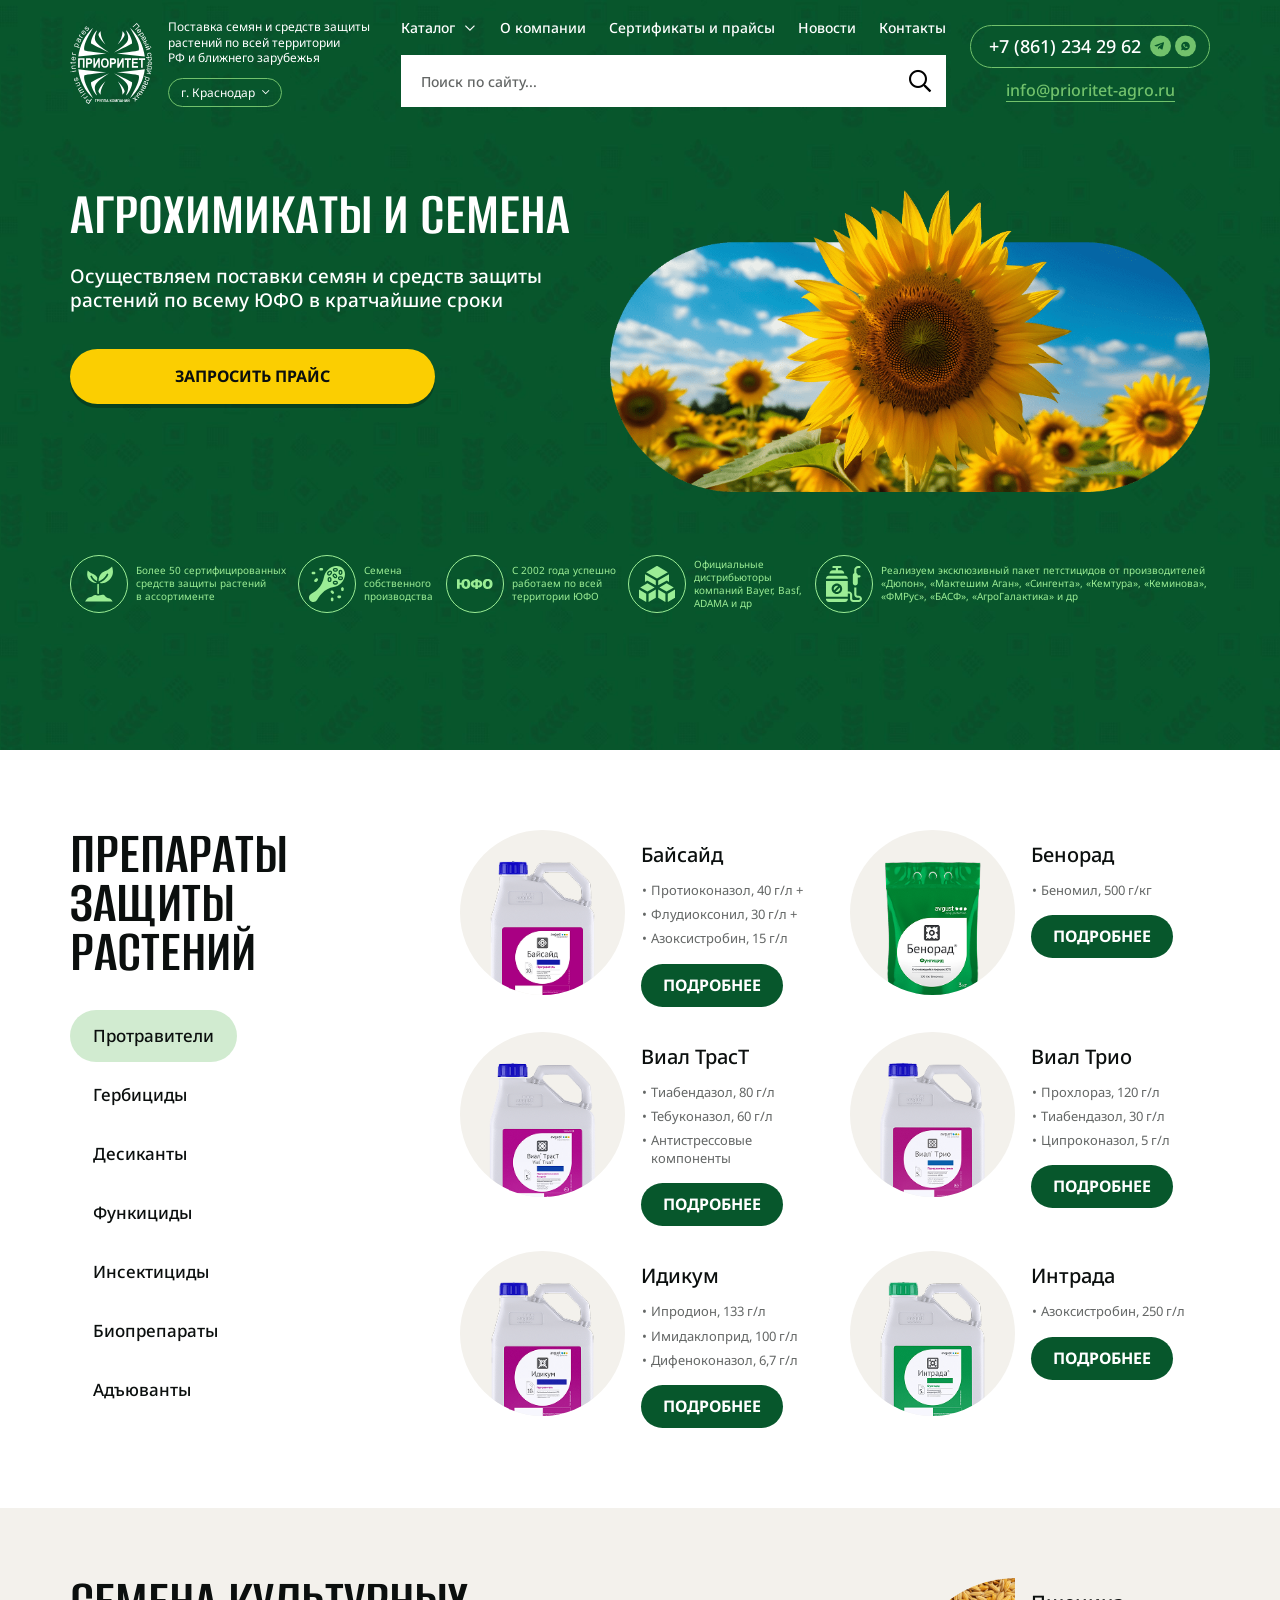
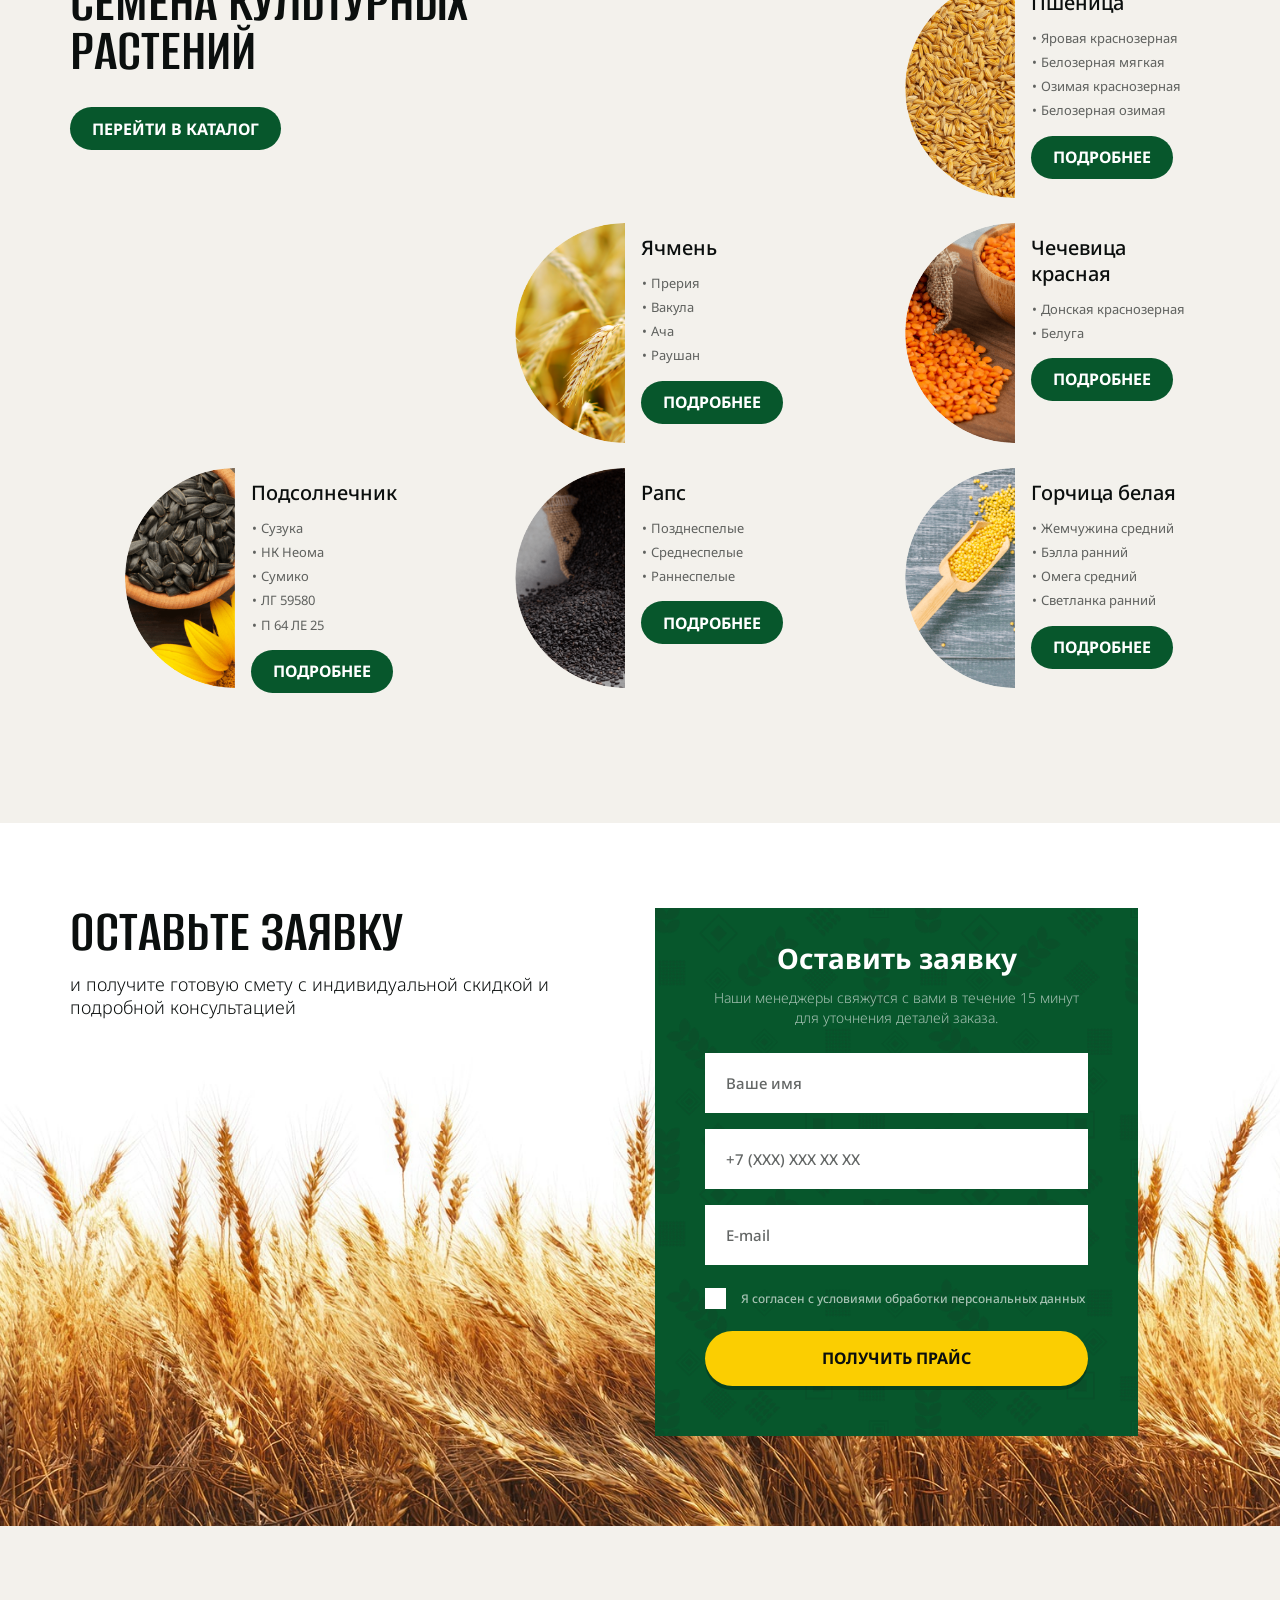
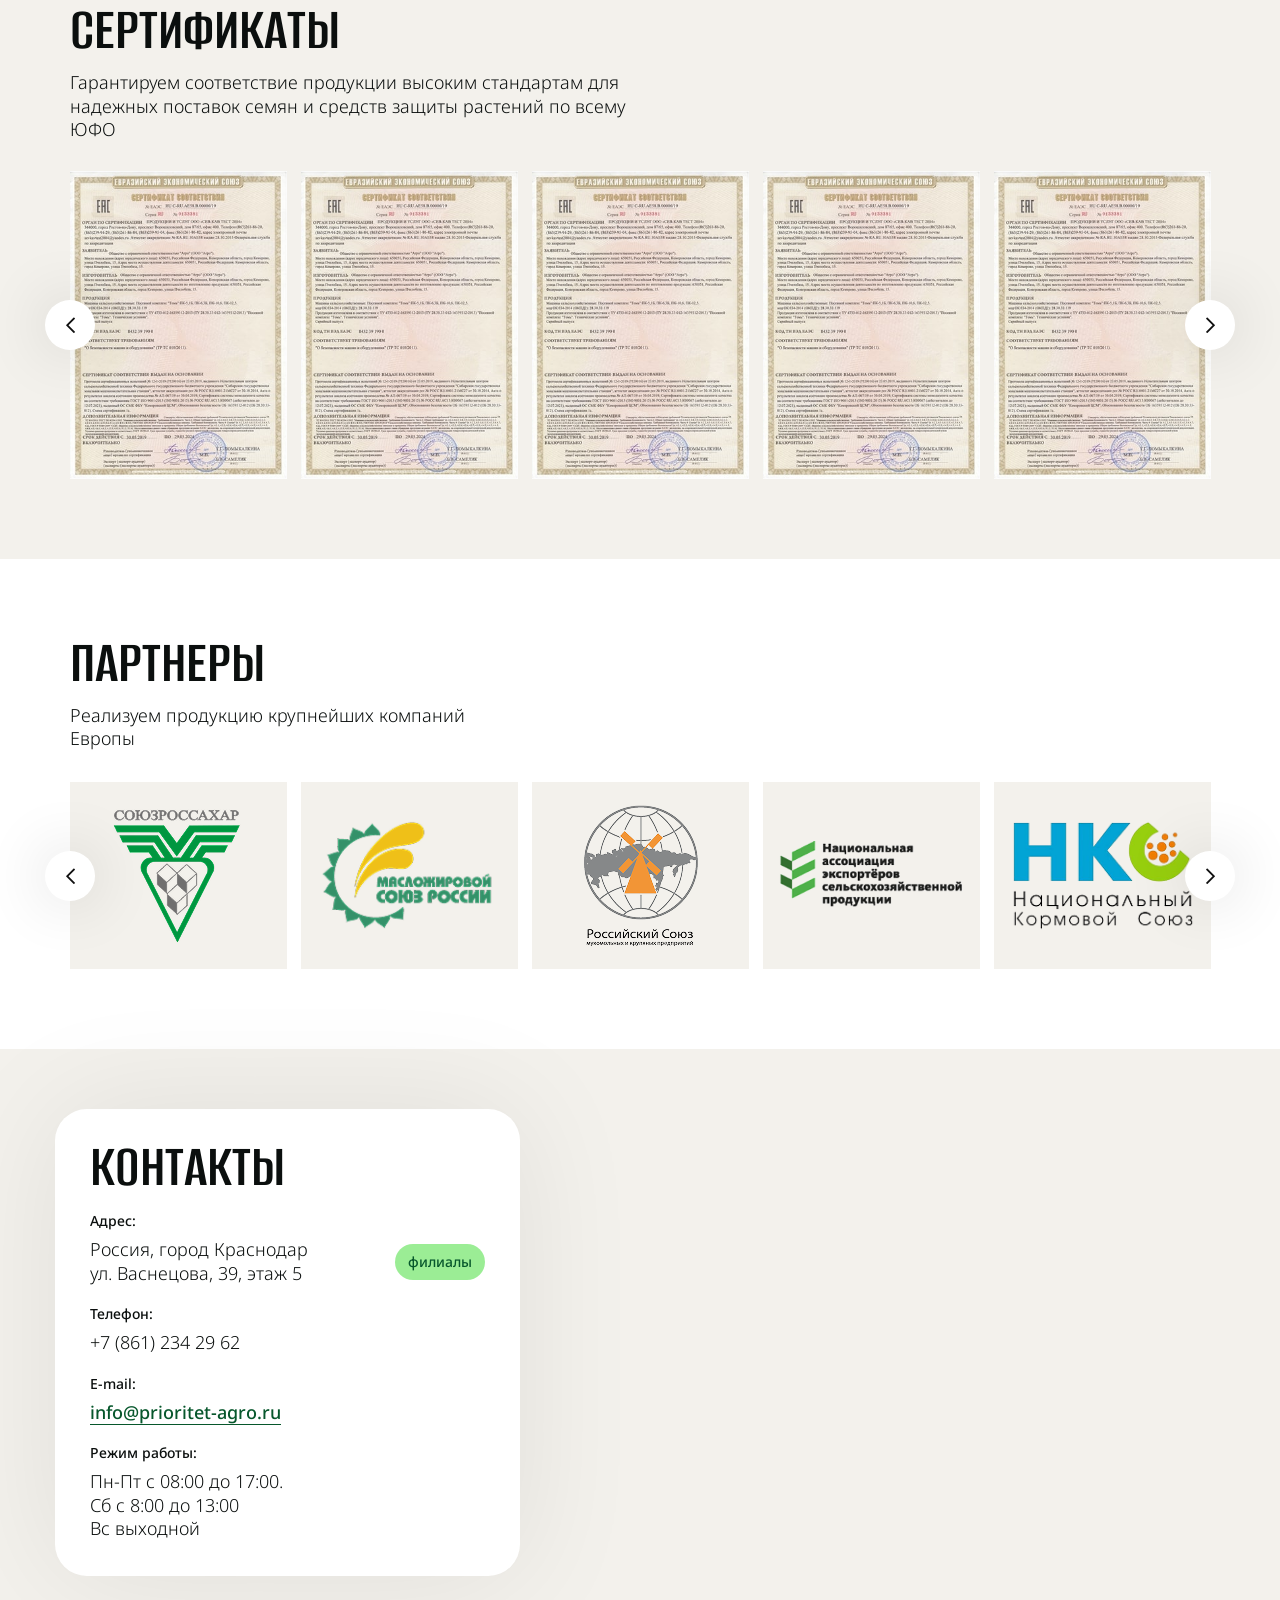
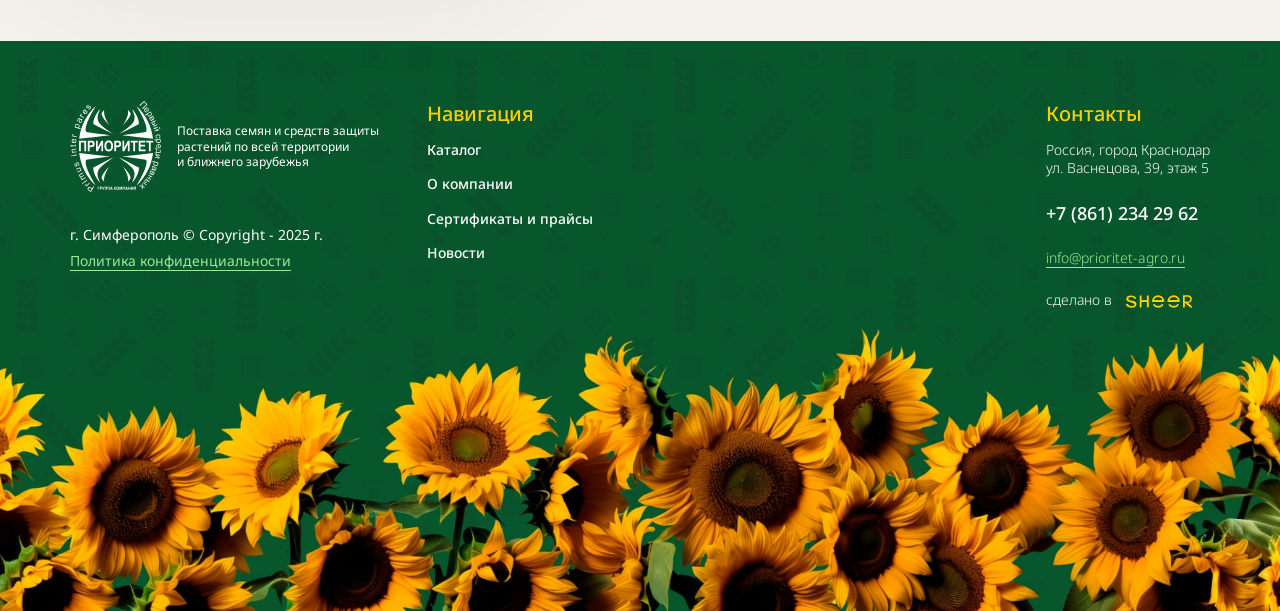
<file: index.html>
<!DOCTYPE html>
<!--[if lt IE 7]><html lang="ru" class="lt-ie9 lt-ie8 lt-ie7"><![endif]-->
<!--[if IE 7]><html lang="ru" class="lt-ie9 lt-ie8"><![endif]-->
<!--[if IE 8]><html lang="ru" class="lt-ie9"><![endif]-->
<!--[if gt IE 8]><!-->
<html lang="ru">
<!--<![endif]-->
<head>
	<meta charset="utf-8" />
	<title>Заголовок</title>
	<meta http-equiv="X-UA-Compatible" content="IE=edge" />
	<meta name="viewport" content="width=device-width, initial-scale=1, maximum-scale=1">
	<meta name="format-detection" content="telephone=no" />
	<link rel="shortcut icon" href="favicon.png" />
	<link rel="stylesheet" href="libs/bootstrap/bootstrap-grid.css" />
	<link rel="stylesheet" href="libs/fontawesome-free-5.12.0-web/css/all.min.css" />
	<link rel="stylesheet" href="libs/fancybox-master/dist/jquery.fancybox.min.css" />
	<link rel="stylesheet" href="libs/slick-1.5.9/slick/slick.css" />
	<link rel="stylesheet" href="css/fonts.css" />
	<link rel="stylesheet" href="css/main.css?ver=1.4" />
	<link rel="stylesheet" href="css/media.css?ver=1.4" />
</head>
<body>

	<div class="wrapper">

		<header class="header default">
			<div class="container">
				<div class="header__wrapper">
					<span class='sandwich'>
						<span class='sw-topper'></span>
						<span class='sw-bottom'></span>
						<span class='sw-footer'></span>
					</span>
					<div class="logo-wrap">
						<a href="#" class="logo">
							<img src="img/logo.svg" alt="alt">
						</a>
						<div class="logo-wrap__content">
							<div class="logo-descr">Поставка семян и средств защиты растений по всей территории <br>РФ и ближнего зарубежья</div>
							<div class="location-main">
								<div class="location-main__value">г. Краснодар <i class="far fa-chevron-down"></i></div>
							</div>
						</div>
					</div>
					<div class="header__center">
						<ul class="menu">
							<li class="menu__haschild">
								<a href="#">Каталог</a>
								<ul>
									<li class="menu__haschild">
										<a href="#">Наше производство</a>
										<ul>
											<li><a href="#">Защита растений</a></li>
										</ul>
									</li>
									<li class="menu__haschild">
										<a href="#">Дистрибьюция</a>
										<ul>
											<li><a href="#">Дистрибьюция</a></li>
										</ul>
									</li>
								</ul>
							</li>
							<li><a href="#">О компании</a></li>
							<li><a href="#">Сертификаты и прайсы</a></li>
							<li><a href="#">Новости</a></li>
							<li><a href="#">Контакты</a></li>
						</ul>
						<div class="search-main">
							<form>
								<input type="text" placeholder="Поиск по сайту..." required>
								<button class="btn-search">
									<i class="far fa-search"></i>
								</button>
							</form>
						</div>
					</div>
					<div class="header__right">
						<div class="contacts-unit">
							<a href="+78612342962" class="phone-main">+7 (861) 234 29 62</a>
							<ul class="socials-list">
								<li><a href="#" target="_blank"><img src="img/tg.svg" alt="alt"></a></li>
								<li><a href="#" target="_blank"><img src="img/wp.svg" alt="alt"></a></li>
							</ul>
						</div>
						<a href="mailto:info@prioritet-agro.ru" class="link-main">info@prioritet-agro.ru</a>
					</div>
					<a href="+78612342962" class="phone-mob"><i class="fal fa-phone-alt"></i></a>
				</div>
			</div>
			<div class="menu-mobile">
				<div class="search-main">
					<form>
						<input type="text" placeholder="Поиск по сайту..." required>
						<button class="btn-search">
							<i class="far fa-search"></i>
						</button>
					</form>
				</div>
				<ul class="menu">
					<li class="menu__haschild">
						<a href="#">Каталог</a>
						<ul>
							<li class="menu__haschild">
								<a href="#">Наше производство</a>
								<ul>
									<li><a href="#">Защита растений</a></li>
								</ul>
							</li>
							<li class="menu__haschild">
								<a href="#">Дистрибьюция</a>
								<ul>
									<li><a href="#">Дистрибьюция</a></li>
								</ul>
							</li>
						</ul>
					</li>
					<li><a href="#">О компании</a></li>
					<li><a href="#">Сертификаты и прайсы</a></li>
					<li><a href="#">Новости</a></li>
					<li><a href="#">Контакты</a></li>
				</ul>
				<div class="header__right">
					<div class="contacts-unit">
						<a href="+78612342962" class="phone-main">+7 (861) 234 29 62</a>
						<ul class="socials-list">
							<li><a href="#" target="_blank"><img src="img/tg.svg" alt="alt"></a></li>
							<li><a href="#" target="_blank"><img src="img/wp.svg" alt="alt"></a></li>
						</ul>
					</div>
					<a href="mailto:info@prioritet-agro.ru" class="link-main">info@prioritet-agro.ru</a>
				</div>
			</div>
			<div class="menu-overlay"></div>
		</header>

		<section class="billbord">
			<div class="container">
				<div class="row">
					<div class="col-lg-6">
						<h1 class="title-big">Агрохимикаты и Семена </h1>
						<div class="title-small">Осуществляем поставки семян и средств защиты растений по всему ЮФО в кратчайшие сроки</div>
						<a href="#modal-callback" class="btn-main fancybox">Запросить прайс</a>
					</div>
					<div class="col-lg-6">
						<div class="billbord__image">
							<img src="img/billbord.png" alt="alt">
						</div>
					</div>
				</div>
				<div class="billbord__items">
					<div class="item-billbord">
						<div class="item-billbord__icon">
							<img src="img/ic_billbord1.svg" alt="alt">
						</div>
						<div class="item-billbord__text">Более 50 сертифицированных <br>средств защиты растений <br>в ассортименте</div>
					</div>
					<div class="item-billbord">
						<div class="item-billbord__icon">
							<img src="img/ic_billbord2.svg" alt="alt">
						</div>
						<div class="item-billbord__text">Семена <br>собственного <br>производства</div>
					</div>
					<div class="item-billbord">
						<div class="item-billbord__icon">
							<img src="img/ic_billbord3.svg" alt="alt">
						</div>
						<div class="item-billbord__text">С 2002 года успешно <br>работаем по всей <br>территории ЮФО</div>
					</div>
					<div class="item-billbord">
						<div class="item-billbord__icon">
							<img src="img/ic_billbord4.svg" alt="alt">
						</div>
						<div class="item-billbord__text">Официальные <br>дистрибьюторы <br>компаний Bayer, Basf, <br>ADAMA и др</div>
					</div>
					<div class="item-billbord">
						<div class="item-billbord__icon">
							<img src="img/ic_billbord5.svg" alt="alt">
						</div>
						<div class="item-billbord__text">Реализуем эксклюзивный пакет петстицидов от производителей <br>«Дюпон», «Мактешим Аган», «Сингента», «Кемтура», «Кеминова», <br>«ФМРус», «БАСФ», «АгроГалактика» и др</div>
					</div>
				</div>
			</div>
		</section>

		<section class="catalog">
			<div class="container">
				<div class="row">
					<div class="col-lg-4">
						<h1 class="title-section">Препараты защиты растений</h1>
						<ul class="tabs">
							<li class="active"><a href="#tab1">Протравители</a></li>
							<li><a href="#tab2">Гербициды</a></li>
							<li><a href="#tab3">Десиканты</a></li>
							<li><a href="#tab4">Функициды</a></li>
							<li><a href="#tab5">Инсектициды</a></li>
							<li><a href="#tab6">Биопрепараты</a></li>
							<li><a href="#tab7">Адъюванты</a></li>
						</ul>
					</div>
					<div class="col-lg-8">
						<div class="tab-container">
							<div class="tab-pane" id="tab1">
								<div class="row row_catalog">
									<div class="col-md-6">
										<div class="item-catalog">
											<a href="#" class="item-catalog__image">
												<img src="img/catalog1.png" alt="alt">
											</a>
											<div class="item-catalog__content">
												<a href="#" class="item-catalog__title">Байсайд</a>
												<div class="item-catalog__text">
													<ul>
														<li>Протиоконазол, 40 г/л +</li>
														<li>Флудиоксонил, 30 г/л +</li>
														<li>Азоксистробин, 15 г/л</li>
													</ul>
												</div>
												<a href="#" class="btn-main btn-main_page">подробнее</a>
											</div>
										</div>
									</div>
									<div class="col-md-6">
										<div class="item-catalog">
											<a href="#" class="item-catalog__image">
												<img src="img/catalog2.png" alt="alt">
											</a>
											<div class="item-catalog__content">
												<a href="#" class="item-catalog__title">Бенорад</a>
												<div class="item-catalog__text">
													<ul>
														<li>Беномил, 500 г/кг</li>
													</ul>
												</div>
												<a href="#" class="btn-main btn-main_page">подробнее</a>
											</div>
										</div>
									</div>
									<div class="col-md-6">
										<div class="item-catalog">
											<a href="#" class="item-catalog__image">
												<img src="img/catalog3.png" alt="alt">
											</a>
											<div class="item-catalog__content">
												<a href="#" class="item-catalog__title">Виал ТрасТ</a>
												<div class="item-catalog__text">
													<ul>
														<li>Тиабендазол, 80 г/л</li>
														<li>Тебуконазол, 60 г/л</li>
														<li>Антистрессовые компоненты</li>
													</ul>
												</div>
												<a href="#" class="btn-main btn-main_page">подробнее</a>
											</div>
										</div>
									</div>
									<div class="col-md-6">
										<div class="item-catalog">
											<a href="#" class="item-catalog__image">
												<img src="img/catalog4.png" alt="alt">
											</a>
											<div class="item-catalog__content">
												<a href="#" class="item-catalog__title">Виал Трио</a>
												<div class="item-catalog__text">
													<ul>
														<li>Прохлораз, 120 г/л</li>
														<li>Тиабендазол, 30 г/л</li>
														<li>Ципроконазол, 5 г/л</li>
													</ul>
												</div>
												<a href="#" class="btn-main btn-main_page">подробнее</a>
											</div>
										</div>
									</div>
									<div class="col-md-6">
										<div class="item-catalog">
											<a href="#" class="item-catalog__image">
												<img src="img/catalog5.png" alt="alt">
											</a>
											<div class="item-catalog__content">
												<a href="#" class="item-catalog__title">Идикум</a>
												<div class="item-catalog__text">
													<ul>
														<li>Ипродион, 133 г/л</li>
														<li>Имидаклоприд, 100 г/л</li>
														<li>Дифеноконазол, 6,7 г/л</li>
													</ul>
												</div>
												<a href="#" class="btn-main btn-main_page">подробнее</a>
											</div>
										</div>
									</div>
									<div class="col-md-6">
										<div class="item-catalog">
											<a href="#" class="item-catalog__image">
												<img src="img/catalog6.png" alt="alt">
											</a>
											<div class="item-catalog__content">
												<a href="#" class="item-catalog__title">Интрада</a>
												<div class="item-catalog__text">
													<ul>
														<li>Азоксистробин, 250 г/л</li>
													</ul>	
												</div>
												<a href="#" class="btn-main btn-main_page">подробнее</a>
											</div>
										</div>
									</div>
								</div>
							</div>
							<div class="tab-pane" id="tab2">
								<div class="row row_catalog">
									<div class="col-md-6">
										<div class="item-catalog">
											<a href="#" class="item-catalog__image">
												<img src="img/catalog1.png" alt="alt">
											</a>
											<div class="item-catalog__content">
												<a href="#" class="item-catalog__title">Байсайд</a>
												<div class="item-catalog__text">
													<ul>
														<li>Протиоконазол, 40 г/л +</li>
														<li>Флудиоксонил, 30 г/л +</li>
														<li>Азоксистробин, 15 г/л</li>
													</ul>
												</div>
												<a href="#" class="btn-main btn-main_page">подробнее</a>
											</div>
										</div>
									</div>
									<div class="col-md-6">
										<div class="item-catalog">
											<a href="#" class="item-catalog__image">
												<img src="img/catalog2.png" alt="alt">
											</a>
											<div class="item-catalog__content">
												<a href="#" class="item-catalog__title">Бенорад</a>
												<div class="item-catalog__text">
													<ul>
														<li>Беномил, 500 г/кг</li>
													</ul>
												</div>
												<a href="#" class="btn-main btn-main_page">подробнее</a>
											</div>
										</div>
									</div>
									<div class="col-md-6">
										<div class="item-catalog">
											<a href="#" class="item-catalog__image">
												<img src="img/catalog3.png" alt="alt">
											</a>
											<div class="item-catalog__content">
												<a href="#" class="item-catalog__title">Виал ТрасТ</a>
												<div class="item-catalog__text">
													<ul>
														<li>Тиабендазол, 80 г/л</li>
														<li>Тебуконазол, 60 г/л</li>
														<li>Антистрессовые компоненты</li>
													</ul>
												</div>
												<a href="#" class="btn-main btn-main_page">подробнее</a>
											</div>
										</div>
									</div>
									<div class="col-md-6">
										<div class="item-catalog">
											<a href="#" class="item-catalog__image">
												<img src="img/catalog4.png" alt="alt">
											</a>
											<div class="item-catalog__content">
												<a href="#" class="item-catalog__title">Виал Трио</a>
												<div class="item-catalog__text">
													<ul>
														<li>Прохлораз, 120 г/л</li>
														<li>Тиабендазол, 30 г/л</li>
														<li>Ципроконазол, 5 г/л</li>
													</ul>
												</div>
												<a href="#" class="btn-main btn-main_page">подробнее</a>
											</div>
										</div>
									</div>
									<div class="col-md-6">
										<div class="item-catalog">
											<a href="#" class="item-catalog__image">
												<img src="img/catalog5.png" alt="alt">
											</a>
											<div class="item-catalog__content">
												<a href="#" class="item-catalog__title">Идикум</a>
												<div class="item-catalog__text">
													<ul>
														<li>Ипродион, 133 г/л</li>
														<li>Имидаклоприд, 100 г/л</li>
														<li>Дифеноконазол, 6,7 г/л</li>
													</ul>
												</div>
												<a href="#" class="btn-main btn-main_page">подробнее</a>
											</div>
										</div>
									</div>
									<div class="col-md-6">
										<div class="item-catalog">
											<a href="#" class="item-catalog__image">
												<img src="img/catalog6.png" alt="alt">
											</a>
											<div class="item-catalog__content">
												<a href="#" class="item-catalog__title">Интрада</a>
												<div class="item-catalog__text">
													<ul>
														<li>Азоксистробин, 250 г/л</li>
													</ul>	
												</div>
												<a href="#" class="btn-main btn-main_page">подробнее</a>
											</div>
										</div>
									</div>
								</div>
							</div>
							<div class="tab-pane" id="tab3">
								<div class="row row_catalog">
									<div class="col-md-6">
										<div class="item-catalog">
											<a href="#" class="item-catalog__image">
												<img src="img/catalog1.png" alt="alt">
											</a>
											<div class="item-catalog__content">
												<a href="#" class="item-catalog__title">Байсайд</a>
												<div class="item-catalog__text">
													<ul>
														<li>Протиоконазол, 40 г/л +</li>
														<li>Флудиоксонил, 30 г/л +</li>
														<li>Азоксистробин, 15 г/л</li>
													</ul>
												</div>
												<a href="#" class="btn-main btn-main_page">подробнее</a>
											</div>
										</div>
									</div>
									<div class="col-md-6">
										<div class="item-catalog">
											<a href="#" class="item-catalog__image">
												<img src="img/catalog2.png" alt="alt">
											</a>
											<div class="item-catalog__content">
												<a href="#" class="item-catalog__title">Бенорад</a>
												<div class="item-catalog__text">
													<ul>
														<li>Беномил, 500 г/кг</li>
													</ul>
												</div>
												<a href="#" class="btn-main btn-main_page">подробнее</a>
											</div>
										</div>
									</div>
									<div class="col-md-6">
										<div class="item-catalog">
											<a href="#" class="item-catalog__image">
												<img src="img/catalog3.png" alt="alt">
											</a>
											<div class="item-catalog__content">
												<a href="#" class="item-catalog__title">Виал ТрасТ</a>
												<div class="item-catalog__text">
													<ul>
														<li>Тиабендазол, 80 г/л</li>
														<li>Тебуконазол, 60 г/л</li>
														<li>Антистрессовые компоненты</li>
													</ul>
												</div>
												<a href="#" class="btn-main btn-main_page">подробнее</a>
											</div>
										</div>
									</div>
									<div class="col-md-6">
										<div class="item-catalog">
											<a href="#" class="item-catalog__image">
												<img src="img/catalog4.png" alt="alt">
											</a>
											<div class="item-catalog__content">
												<a href="#" class="item-catalog__title">Виал Трио</a>
												<div class="item-catalog__text">
													<ul>
														<li>Прохлораз, 120 г/л</li>
														<li>Тиабендазол, 30 г/л</li>
														<li>Ципроконазол, 5 г/л</li>
													</ul>
												</div>
												<a href="#" class="btn-main btn-main_page">подробнее</a>
											</div>
										</div>
									</div>
									<div class="col-md-6">
										<div class="item-catalog">
											<a href="#" class="item-catalog__image">
												<img src="img/catalog5.png" alt="alt">
											</a>
											<div class="item-catalog__content">
												<a href="#" class="item-catalog__title">Идикум</a>
												<div class="item-catalog__text">
													<ul>
														<li>Ипродион, 133 г/л</li>
														<li>Имидаклоприд, 100 г/л</li>
														<li>Дифеноконазол, 6,7 г/л</li>
													</ul>
												</div>
												<a href="#" class="btn-main btn-main_page">подробнее</a>
											</div>
										</div>
									</div>
									<div class="col-md-6">
										<div class="item-catalog">
											<a href="#" class="item-catalog__image">
												<img src="img/catalog6.png" alt="alt">
											</a>
											<div class="item-catalog__content">
												<a href="#" class="item-catalog__title">Интрада</a>
												<div class="item-catalog__text">
													<ul>
														<li>Азоксистробин, 250 г/л</li>
													</ul>	
												</div>
												<a href="#" class="btn-main btn-main_page">подробнее</a>
											</div>
										</div>
									</div>
								</div>
							</div>
							<div class="tab-pane" id="tab4">
								<div class="row row_catalog">
									<div class="col-md-6">
										<div class="item-catalog">
											<a href="#" class="item-catalog__image">
												<img src="img/catalog1.png" alt="alt">
											</a>
											<div class="item-catalog__content">
												<a href="#" class="item-catalog__title">Байсайд</a>
												<div class="item-catalog__text">
													<ul>
														<li>Протиоконазол, 40 г/л +</li>
														<li>Флудиоксонил, 30 г/л +</li>
														<li>Азоксистробин, 15 г/л</li>
													</ul>
												</div>
												<a href="#" class="btn-main btn-main_page">подробнее</a>
											</div>
										</div>
									</div>
									<div class="col-md-6">
										<div class="item-catalog">
											<a href="#" class="item-catalog__image">
												<img src="img/catalog2.png" alt="alt">
											</a>
											<div class="item-catalog__content">
												<a href="#" class="item-catalog__title">Бенорад</a>
												<div class="item-catalog__text">
													<ul>
														<li>Беномил, 500 г/кг</li>
													</ul>
												</div>
												<a href="#" class="btn-main btn-main_page">подробнее</a>
											</div>
										</div>
									</div>
									<div class="col-md-6">
										<div class="item-catalog">
											<a href="#" class="item-catalog__image">
												<img src="img/catalog3.png" alt="alt">
											</a>
											<div class="item-catalog__content">
												<a href="#" class="item-catalog__title">Виал ТрасТ</a>
												<div class="item-catalog__text">
													<ul>
														<li>Тиабендазол, 80 г/л</li>
														<li>Тебуконазол, 60 г/л</li>
														<li>Антистрессовые компоненты</li>
													</ul>
												</div>
												<a href="#" class="btn-main btn-main_page">подробнее</a>
											</div>
										</div>
									</div>
									<div class="col-md-6">
										<div class="item-catalog">
											<a href="#" class="item-catalog__image">
												<img src="img/catalog4.png" alt="alt">
											</a>
											<div class="item-catalog__content">
												<a href="#" class="item-catalog__title">Виал Трио</a>
												<div class="item-catalog__text">
													<ul>
														<li>Прохлораз, 120 г/л</li>
														<li>Тиабендазол, 30 г/л</li>
														<li>Ципроконазол, 5 г/л</li>
													</ul>
												</div>
												<a href="#" class="btn-main btn-main_page">подробнее</a>
											</div>
										</div>
									</div>
									<div class="col-md-6">
										<div class="item-catalog">
											<a href="#" class="item-catalog__image">
												<img src="img/catalog5.png" alt="alt">
											</a>
											<div class="item-catalog__content">
												<a href="#" class="item-catalog__title">Идикум</a>
												<div class="item-catalog__text">
													<ul>
														<li>Ипродион, 133 г/л</li>
														<li>Имидаклоприд, 100 г/л</li>
														<li>Дифеноконазол, 6,7 г/л</li>
													</ul>
												</div>
												<a href="#" class="btn-main btn-main_page">подробнее</a>
											</div>
										</div>
									</div>
									<div class="col-md-6">
										<div class="item-catalog">
											<a href="#" class="item-catalog__image">
												<img src="img/catalog6.png" alt="alt">
											</a>
											<div class="item-catalog__content">
												<a href="#" class="item-catalog__title">Интрада</a>
												<div class="item-catalog__text">
													<ul>
														<li>Азоксистробин, 250 г/л</li>
													</ul>	
												</div>
												<a href="#" class="btn-main btn-main_page">подробнее</a>
											</div>
										</div>
									</div>
								</div>
							</div>
							<div class="tab-pane" id="tab5">
								<div class="row row_catalog">
									<div class="col-md-6">
										<div class="item-catalog">
											<a href="#" class="item-catalog__image">
												<img src="img/catalog1.png" alt="alt">
											</a>
											<div class="item-catalog__content">
												<a href="#" class="item-catalog__title">Байсайд</a>
												<div class="item-catalog__text">
													<ul>
														<li>Протиоконазол, 40 г/л +</li>
														<li>Флудиоксонил, 30 г/л +</li>
														<li>Азоксистробин, 15 г/л</li>
													</ul>
												</div>
												<a href="#" class="btn-main btn-main_page">подробнее</a>
											</div>
										</div>
									</div>
									<div class="col-md-6">
										<div class="item-catalog">
											<a href="#" class="item-catalog__image">
												<img src="img/catalog2.png" alt="alt">
											</a>
											<div class="item-catalog__content">
												<a href="#" class="item-catalog__title">Бенорад</a>
												<div class="item-catalog__text">
													<ul>
														<li>Беномил, 500 г/кг</li>
													</ul>
												</div>
												<a href="#" class="btn-main btn-main_page">подробнее</a>
											</div>
										</div>
									</div>
									<div class="col-md-6">
										<div class="item-catalog">
											<a href="#" class="item-catalog__image">
												<img src="img/catalog3.png" alt="alt">
											</a>
											<div class="item-catalog__content">
												<a href="#" class="item-catalog__title">Виал ТрасТ</a>
												<div class="item-catalog__text">
													<ul>
														<li>Тиабендазол, 80 г/л</li>
														<li>Тебуконазол, 60 г/л</li>
														<li>Антистрессовые компоненты</li>
													</ul>
												</div>
												<a href="#" class="btn-main btn-main_page">подробнее</a>
											</div>
										</div>
									</div>
									<div class="col-md-6">
										<div class="item-catalog">
											<a href="#" class="item-catalog__image">
												<img src="img/catalog4.png" alt="alt">
											</a>
											<div class="item-catalog__content">
												<a href="#" class="item-catalog__title">Виал Трио</a>
												<div class="item-catalog__text">
													<ul>
														<li>Прохлораз, 120 г/л</li>
														<li>Тиабендазол, 30 г/л</li>
														<li>Ципроконазол, 5 г/л</li>
													</ul>
												</div>
												<a href="#" class="btn-main btn-main_page">подробнее</a>
											</div>
										</div>
									</div>
									<div class="col-md-6">
										<div class="item-catalog">
											<a href="#" class="item-catalog__image">
												<img src="img/catalog5.png" alt="alt">
											</a>
											<div class="item-catalog__content">
												<a href="#" class="item-catalog__title">Идикум</a>
												<div class="item-catalog__text">
													<ul>
														<li>Ипродион, 133 г/л</li>
														<li>Имидаклоприд, 100 г/л</li>
														<li>Дифеноконазол, 6,7 г/л</li>
													</ul>
												</div>
												<a href="#" class="btn-main btn-main_page">подробнее</a>
											</div>
										</div>
									</div>
									<div class="col-md-6">
										<div class="item-catalog">
											<a href="#" class="item-catalog__image">
												<img src="img/catalog6.png" alt="alt">
											</a>
											<div class="item-catalog__content">
												<a href="#" class="item-catalog__title">Интрада</a>
												<div class="item-catalog__text">
													<ul>
														<li>Азоксистробин, 250 г/л</li>
													</ul>	
												</div>
												<a href="#" class="btn-main btn-main_page">подробнее</a>
											</div>
										</div>
									</div>
								</div>
							</div>
							<div class="tab-pane" id="tab6">
								<div class="row row_catalog">
									<div class="col-md-6">
										<div class="item-catalog">
											<a href="#" class="item-catalog__image">
												<img src="img/catalog1.png" alt="alt">
											</a>
											<div class="item-catalog__content">
												<a href="#" class="item-catalog__title">Байсайд</a>
												<div class="item-catalog__text">
													<ul>
														<li>Протиоконазол, 40 г/л +</li>
														<li>Флудиоксонил, 30 г/л +</li>
														<li>Азоксистробин, 15 г/л</li>
													</ul>
												</div>
												<a href="#" class="btn-main btn-main_page">подробнее</a>
											</div>
										</div>
									</div>
									<div class="col-md-6">
										<div class="item-catalog">
											<a href="#" class="item-catalog__image">
												<img src="img/catalog2.png" alt="alt">
											</a>
											<div class="item-catalog__content">
												<a href="#" class="item-catalog__title">Бенорад</a>
												<div class="item-catalog__text">
													<ul>
														<li>Беномил, 500 г/кг</li>
													</ul>
												</div>
												<a href="#" class="btn-main btn-main_page">подробнее</a>
											</div>
										</div>
									</div>
									<div class="col-md-6">
										<div class="item-catalog">
											<a href="#" class="item-catalog__image">
												<img src="img/catalog3.png" alt="alt">
											</a>
											<div class="item-catalog__content">
												<a href="#" class="item-catalog__title">Виал ТрасТ</a>
												<div class="item-catalog__text">
													<ul>
														<li>Тиабендазол, 80 г/л</li>
														<li>Тебуконазол, 60 г/л</li>
														<li>Антистрессовые компоненты</li>
													</ul>
												</div>
												<a href="#" class="btn-main btn-main_page">подробнее</a>
											</div>
										</div>
									</div>
									<div class="col-md-6">
										<div class="item-catalog">
											<a href="#" class="item-catalog__image">
												<img src="img/catalog4.png" alt="alt">
											</a>
											<div class="item-catalog__content">
												<a href="#" class="item-catalog__title">Виал Трио</a>
												<div class="item-catalog__text">
													<ul>
														<li>Прохлораз, 120 г/л</li>
														<li>Тиабендазол, 30 г/л</li>
														<li>Ципроконазол, 5 г/л</li>
													</ul>
												</div>
												<a href="#" class="btn-main btn-main_page">подробнее</a>
											</div>
										</div>
									</div>
									<div class="col-md-6">
										<div class="item-catalog">
											<a href="#" class="item-catalog__image">
												<img src="img/catalog5.png" alt="alt">
											</a>
											<div class="item-catalog__content">
												<a href="#" class="item-catalog__title">Идикум</a>
												<div class="item-catalog__text">
													<ul>
														<li>Ипродион, 133 г/л</li>
														<li>Имидаклоприд, 100 г/л</li>
														<li>Дифеноконазол, 6,7 г/л</li>
													</ul>
												</div>
												<a href="#" class="btn-main btn-main_page">подробнее</a>
											</div>
										</div>
									</div>
									<div class="col-md-6">
										<div class="item-catalog">
											<a href="#" class="item-catalog__image">
												<img src="img/catalog6.png" alt="alt">
											</a>
											<div class="item-catalog__content">
												<a href="#" class="item-catalog__title">Интрада</a>
												<div class="item-catalog__text">
													<ul>
														<li>Азоксистробин, 250 г/л</li>
													</ul>	
												</div>
												<a href="#" class="btn-main btn-main_page">подробнее</a>
											</div>
										</div>
									</div>
								</div>
							</div>
							<div class="tab-pane" id="tab7">
								<div class="row row_catalog">
									<div class="col-md-6">
										<div class="item-catalog">
											<a href="#" class="item-catalog__image">
												<img src="img/catalog1.png" alt="alt">
											</a>
											<div class="item-catalog__content">
												<a href="#" class="item-catalog__title">Байсайд</a>
												<div class="item-catalog__text">
													<ul>
														<li>Протиоконазол, 40 г/л +</li>
														<li>Флудиоксонил, 30 г/л +</li>
														<li>Азоксистробин, 15 г/л</li>
													</ul>
												</div>
												<a href="#" class="btn-main btn-main_page">подробнее</a>
											</div>
										</div>
									</div>
									<div class="col-md-6">
										<div class="item-catalog">
											<a href="#" class="item-catalog__image">
												<img src="img/catalog2.png" alt="alt">
											</a>
											<div class="item-catalog__content">
												<a href="#" class="item-catalog__title">Бенорад</a>
												<div class="item-catalog__text">
													<ul>
														<li>Беномил, 500 г/кг</li>
													</ul>
												</div>
												<a href="#" class="btn-main btn-main_page">подробнее</a>
											</div>
										</div>
									</div>
									<div class="col-md-6">
										<div class="item-catalog">
											<a href="#" class="item-catalog__image">
												<img src="img/catalog3.png" alt="alt">
											</a>
											<div class="item-catalog__content">
												<a href="#" class="item-catalog__title">Виал ТрасТ</a>
												<div class="item-catalog__text">
													<ul>
														<li>Тиабендазол, 80 г/л</li>
														<li>Тебуконазол, 60 г/л</li>
														<li>Антистрессовые компоненты</li>
													</ul>
												</div>
												<a href="#" class="btn-main btn-main_page">подробнее</a>
											</div>
										</div>
									</div>
									<div class="col-md-6">
										<div class="item-catalog">
											<a href="#" class="item-catalog__image">
												<img src="img/catalog4.png" alt="alt">
											</a>
											<div class="item-catalog__content">
												<a href="#" class="item-catalog__title">Виал Трио</a>
												<div class="item-catalog__text">
													<ul>
														<li>Прохлораз, 120 г/л</li>
														<li>Тиабендазол, 30 г/л</li>
														<li>Ципроконазол, 5 г/л</li>
													</ul>
												</div>
												<a href="#" class="btn-main btn-main_page">подробнее</a>
											</div>
										</div>
									</div>
									<div class="col-md-6">
										<div class="item-catalog">
											<a href="#" class="item-catalog__image">
												<img src="img/catalog5.png" alt="alt">
											</a>
											<div class="item-catalog__content">
												<a href="#" class="item-catalog__title">Идикум</a>
												<div class="item-catalog__text">
													<ul>
														<li>Ипродион, 133 г/л</li>
														<li>Имидаклоприд, 100 г/л</li>
														<li>Дифеноконазол, 6,7 г/л</li>
													</ul>
												</div>
												<a href="#" class="btn-main btn-main_page">подробнее</a>
											</div>
										</div>
									</div>
									<div class="col-md-6">
										<div class="item-catalog">
											<a href="#" class="item-catalog__image">
												<img src="img/catalog6.png" alt="alt">
											</a>
											<div class="item-catalog__content">
												<a href="#" class="item-catalog__title">Интрада</a>
												<div class="item-catalog__text">
													<ul>
														<li>Азоксистробин, 250 г/л</li>
													</ul>	
												</div>
												<a href="#" class="btn-main btn-main_page">подробнее</a>
											</div>
										</div>
									</div>
								</div>
							</div>
						</div>
					</div>
				</div>
			</div>
		</section>

		<section class="seeds">
			<div class="container">
				<div class="row row_catalog">
					<div class="col-lg-8">
						<h2 class="title-section">Семена культурных растений</h2>
						<a href="#" class="btn-main btn-main_page">перейти в каталог</a>
					</div>
					<div class="col-lg-4">
						<div class="item-catalog item-catalog_main">
							<a href="#" class="item-catalog__image">
								<img src="img/catalog_main1.png" alt="alt">
							</a>
							<div class="item-catalog__content">
								<a href="#" class="item-catalog__title">Пшеница</a>
								<div class="item-catalog__text">
									<ul>
										<li>Яровая краснозерная</li>
										<li>Белозерная мягкая</li>
										<li>Озимая краснозерная</li>
										<li>Белозерная озимая</li>
									</ul>	
								</div>
								<a href="#" class="btn-main btn-main_page">подробнее</a>
							</div>
						</div>
					</div>
					<div class="col-lg-4">

					</div>
					<div class="col-lg-4">
						<div class="item-catalog item-catalog_main">
							<a href="#" class="item-catalog__image">
								<img src="img/catalog_main2.png" alt="alt">
							</a>
							<div class="item-catalog__content">
								<a href="#" class="item-catalog__title">Ячмень</a>
								<div class="item-catalog__text">
									<ul>
										<li>Прерия</li>
										<li>Вакула</li>
										<li>Ача</li>
										<li>Раушан</li>
									</ul>	
								</div>
								<a href="#" class="btn-main btn-main_page">подробнее</a>
							</div>
						</div>
					</div>
					<div class="col-lg-4">
						<div class="item-catalog item-catalog_main">
							<a href="#" class="item-catalog__image">
								<img src="img/catalog_main3.png" alt="alt">
							</a>
							<div class="item-catalog__content">
								<a href="#" class="item-catalog__title">Чечевица красная</a>
								<div class="item-catalog__text">
									<ul>
										<li>Донская краснозерная</li>
										<li>Белуга</li>
									</ul>	
								</div>
								<a href="#" class="btn-main btn-main_page">подробнее</a>
							</div>
						</div>
					</div>
					<div class="col-lg-4">
						<div class="item-catalog item-catalog_main">
							<a href="#" class="item-catalog__image">
								<img src="img/catalog_main4.png" alt="alt">
							</a>
							<div class="item-catalog__content">
								<a href="#" class="item-catalog__title">Подсолнечник</a>
								<div class="item-catalog__text">
									<ul>
										<li>Сузука</li>
										<li>НК Неома</li>
										<li>Сумико</li>
										<li>ЛГ 59580</li>
										<li>П 64 ЛЕ 25</li>
									</ul>	
								</div>
								<a href="#" class="btn-main btn-main_page">подробнее</a>
							</div>
						</div>
					</div>
					<div class="col-lg-4">
						<div class="item-catalog item-catalog_main">
							<a href="#" class="item-catalog__image">
								<img src="img/catalog_main5.png" alt="alt">
							</a>
							<div class="item-catalog__content">
								<a href="#" class="item-catalog__title">Рапс</a>
								<div class="item-catalog__text">
									<ul>
										<li>Позднеспелые</li>
										<li>Среднеспелые</li>
										<li>Раннеспелые</li>
									</ul>	
								</div>
								<a href="#" class="btn-main btn-main_page">подробнее</a>
							</div>
						</div>
					</div>
					<div class="col-lg-4">
						<div class="item-catalog item-catalog_main">
							<a href="#" class="item-catalog__image">
								<img src="img/catalog_main6.png" alt="alt">
							</a>
							<div class="item-catalog__content">
								<a href="#" class="item-catalog__title">Горчица белая</a>
								<div class="item-catalog__text">
									<ul>
										<li>Жемчужина средний</li>
										<li>Бэлла ранний</li>
										<li>Омега средний</li>
										<li>Светланка ранний</li>
									</ul>	
								</div>
								<a href="#" class="btn-main btn-main_page">подробнее</a>
							</div>
						</div>
					</div>
				</div>
			</div>
		</section>

		<section class="callback">
			<div class="container">
				<div class="row">
					<div class="col-lg-6">
						<h2 class="title-section">Оставьте заявку</h2>
						<div class="title-min">и получите готовую смету с индивидуальной скидкой и подробной консультацией</div>
					</div>
					<div class="col-lg-6">
						<div class="form-page">
							<div class="title-form">Оставить заявку</div>
							<div class="descr-form">Наши менеджеры свяжутся с вами в течение 15 минут для уточнения деталей заказа.</div>
							<form>
								<div class="item-form">
									<input type="text" placeholder="Ваше имя" required>
								</div>
								<div class="item-form">
									<input type="tel" placeholder="+7 (ХХХ) ХХХ ХХ ХХ" class="input-phone" inputmode="numeric" required>
								</div>
								<div class="item-form">
									<input type="email" placeholder="E-mail" required>
								</div>
								<div class="checkbox">
									<label>
										<input type="checkbox" required/>
										<span>Я согласен с условиями обработки персональных данных</span>
									</label>
								</div>
								<input type="submit" value="Получить прайс" class="btn-main">
							</form>
						</div>
					</div>
				</div>
			</div>
		</section>

		<section class="sertificats">
			<div class="container">
				<h2 class="title-section">сертификаты</h2>
				<div class="title-min">Гарантируем соответствие продукции высоким стандартам для надежных поставок семян и средств защиты растений по всему ЮФО</div>
				<div class="slider-sertificats">
					<div>
						<a href="img/sertificat1.jpg" class="item-sertificat fancybox" data-fancybox="sertificats">
							<img src="img/sertificat1.jpg" alt="alt">
						</a>	
					</div>
					<div>
						<a href="img/sertificat1.jpg" class="item-sertificat fancybox" data-fancybox="sertificats">
							<img src="img/sertificat1.jpg" alt="alt">
						</a>	
					</div>
					<div>
						<a href="img/sertificat1.jpg" class="item-sertificat fancybox" data-fancybox="sertificats">
							<img src="img/sertificat1.jpg" alt="alt">
						</a>	
					</div>
					<div>
						<a href="img/sertificat1.jpg" class="item-sertificat fancybox" data-fancybox="sertificats">
							<img src="img/sertificat1.jpg" alt="alt">
						</a>	
					</div>
					<div>
						<a href="img/sertificat1.jpg" class="item-sertificat fancybox" data-fancybox="sertificats">
							<img src="img/sertificat1.jpg" alt="alt">
						</a>	
					</div>
					<div>
						<a href="img/sertificat1.jpg" class="item-sertificat fancybox" data-fancybox="sertificats">
							<img src="img/sertificat1.jpg" alt="alt">
						</a>	
					</div>
					<div>
						<a href="img/sertificat1.jpg" class="item-sertificat fancybox" data-fancybox="sertificats">
							<img src="img/sertificat1.jpg" alt="alt">
						</a>	
					</div>
				</div>
			</div>
		</section>

		<section class="partners">
			<div class="container">
				<h2 class="title-section">Партнеры</h2>
				<div class="title-min">Реализуем продукцию крупнейших компаний Европы</div>
				<div class="slider-partners">
					<div>
						<div class="item-partner">
							<img src="img/partner1.png" alt="alt">
						</div>	
					</div>
					<div>
						<div class="item-partner">
							<img src="img/partner2.png" alt="alt">
						</div>	
					</div>
					<div>
						<div class="item-partner">
							<img src="img/partner3.png" alt="alt">
						</div>	
					</div>
					<div>
						<div class="item-partner">
							<img src="img/partner4.png" alt="alt">
						</div>	
					</div>
					<div>
						<div class="item-partner">
							<img src="img/partner5.png" alt="alt">
						</div>	
					</div>
					<div>
						<div class="item-partner">
							<img src="img/partner1.png" alt="alt">
						</div>	
					</div>
					<div>
						<div class="item-partner">
							<img src="img/partner2.png" alt="alt">
						</div>	
					</div>
					<div>
						<div class="item-partner">
							<img src="img/partner3.png" alt="alt">
						</div>	
					</div>
				</div>
			</div>
		</section>

		<section class="contacts">
			<div class="container">
				<div class="contacts-block">
					<h2 class="title-section">Контакты</h2>
					<div class="item-contact">
						<div class="item-contact__title">Адрес:</div>
						<div class="item-contact__wrap">
							<div class="item-contact__value">Россия, город Краснодар <br>ул. Васнецова, 39, этаж 5</div>
							<a href="#" class="btn-main">филиалы</a>
						</div>
					</div>
					<div class="item-contact">
						<div class="item-contact__title">Телефон:</div>
						<div class="item-contact__value"><a href="+78612342962">+7 (861) 234 29 62</a></div>
					</div>
					<div class="item-contact">
						<div class="item-contact__title">E-mail:</div>
						<div class="item-contact__value"><a href="mailto:info@prioritet-agro.ru" class="item-contact__link">info@prioritet-agro.ru</a></div>
					</div>
					<div class="item-contact">
						<div class="item-contact__title">Режим работы:</div>
						<div class="item-contact__value">
							<p>Пн-Пт с 08:00 до 17:00.</p>
							<p>Сб с 8:00 до 13:00</p>
							<p>Вс выходной</p>
						</div>
					</div>
				</div>
			</div>
			<div id="map"></div>
		</section>

		<footer class="footer">
			<div class="container">
				<div class="row">
					<div class="col-lg-4">
						<div class="logo-wrap">
							<a href="#" class="logo">
								<img src="img/logo.svg" alt="alt">
							</a>
							<div class="logo-wrap__content">
								<div class="logo-descr">Поставка семян и средств защиты растений по всей территории <br> и ближнего зарубежья</div>
							</div>
						</div>
						<div class="footer__info">
							<div class="copyright">г. Симферополь © Copyright - 2025 г.</div>
							<a href="#" class="footer__link">Политика конфиденциальности</a>
						</div>
					</div>
					<div class="col-lg-4 col-6">
						<div class="footer__column">
							<div class="footer__title">Навигация</div>
							<ul class="footer__nav">
								<li><a href="#">Каталог</a></li>
								<li><a href="#">О компании</a></li>
								<li><a href="#">Сертификаты и прайсы</a></li>
								<li><a href="#">Новости</a></li>
							</ul>
						</div>
					</div>
					<div class="col-lg-4 col-6">
						<div class="footer__right">
							<div class="footer__contacts">
								<div class="footer__title">Контакты</div>
								<p>Россия, город Краснодар <br>ул. Васнецова, 39, этаж 5</p>
								<p><a href="tel:+78612342962" class="phone-main">+7 (861) 234 29 62</a></p>
								<p><a href="mailto:info@prioritet-agro.ru" class="footer__link">info@prioritet-agro.ru</a></p>
								<p>сделано в <a href="#" target="_blank"><img src="img/sheer.svg" alt="alt"></a></p>
							</div>
						</div>
					</div>
				</div>
			</div>
		</footer>
		
	</div>

	<div id="modal-callback" class="modal-block">
		<div class="form-page">
			<div class="title-form">Оставить заявку</div>
			<div class="descr-form">Наши менеджеры свяжутся с вами в течение 15 минут для уточнения деталей заказа.</div>
			<form>
				<div class="item-form">
					<input type="text" placeholder="Ваше имя" required>
				</div>
				<div class="item-form">
					<input type="tel" placeholder="+7 (ХХХ) ХХХ ХХ ХХ" class="input-phone" inputmode="numeric" required>
				</div>
				<div class="item-form">
					<input type="email" placeholder="E-mail" required>
				</div>
				<div class="item-form">
					<textarea placeholder="Комментарий"></textarea>
				</div>
				<div class="checkbox">
					<label>
						<input type="checkbox" required/>
						<span>Я согласен с условиями обработки персональных данных</span>
					</label>
				</div>
				<input type="submit" value="Отправить" class="btn-main">
			</form>
		</div>
	</div>

	<!--[if lt IE 9]>
	<script src="libs/html5shiv/es5-shim.min.js"></script>
	<script src="libs/html5shiv/html5shiv.min.js"></script>
	<script src="libs/html5shiv/html5shiv-printshiv.min.js"></script>
	<script src="libs/respond/respond.min.js"></script>
	<![endif]-->
	<script src="libs/jquery/jquery-3.6.0.min.js"></script>
	<script src="libs/jquery-mousewheel/jquery.mousewheel.min.js"></script>
	<script src="libs/fancybox-master/dist/jquery.fancybox.min.js"></script>
	<script src="libs/slick-1.5.9/slick/slick.min.js"></script>
	<script src="libs/scroll2id/PageScroll2id.min.js"></script>
	<script src="libs/mask/jquery.maskedinput.js"></script>
	<script src="libs/jQueryFormStyler-master/jquery.formstyler.min.js"></script>
	<script src="js/common.js?ver=1.4"></script>
	<script src="https://api-maps.yandex.ru/2.1/?lang=ru_RU"></script>
	<script>
		$(document).ready(function () {
			ymaps.ready(init);

			function init() {
				var myMap = new ymaps.Map('map', {
					center: [45.030623, 39.025969],
					zoom: 15
				}, {
					searchControlProvider: 'yandex#search'
				});

				var iconSize = window.matchMedia("(max-width: 1600px)").matches ? [60, 60] : [82, 82];
				var iconOffset = window.matchMedia("(max-width: 1600px)").matches ? [-30, -60] : [-41, -82];
				var balloonOffset = window.matchMedia("(max-width: 1600px)").matches ? [0, -60] : [0, -82];

				myPlacemark = new ymaps.Placemark([45.030623, 39.025969], {
				}, {
					iconLayout: 'default#image',
					iconImageHref: 'img/pin.svg',
					hideIconOnBalloonOpen: false,
					iconImageSize: iconSize,
					iconImageOffset: iconOffset,
					balloonOffset: balloonOffset
				});
				myMap.controls.remove('searchControl');
				myMap.behaviors.disable('scrollZoom');
				myMap.geoObjects.add(myPlacemark);

				window.matchMedia("(max-width: 1600px)").addEventListener("change", function (e) {
					var newSize = e.matches ? [50, 50] : [82, 82];
					var newOffset = e.matches ? [-25, -50] : [-41, -82];
					var newBalloonOffset = e.matches ? [0, -50] : [0, -82];

					myPlacemark.options.set({
						iconImageSize: newSize,
						iconImageOffset: newOffset,
						balloonOffset: newBalloonOffset
					});
				});
			}
		});
	</script>
	<!-- Yandex.Metrika counter --><!-- /Yandex.Metrika counter -->
	<!-- Google Analytics counter --><!-- /Google Analytics counter -->
</body>
</html>
</file>
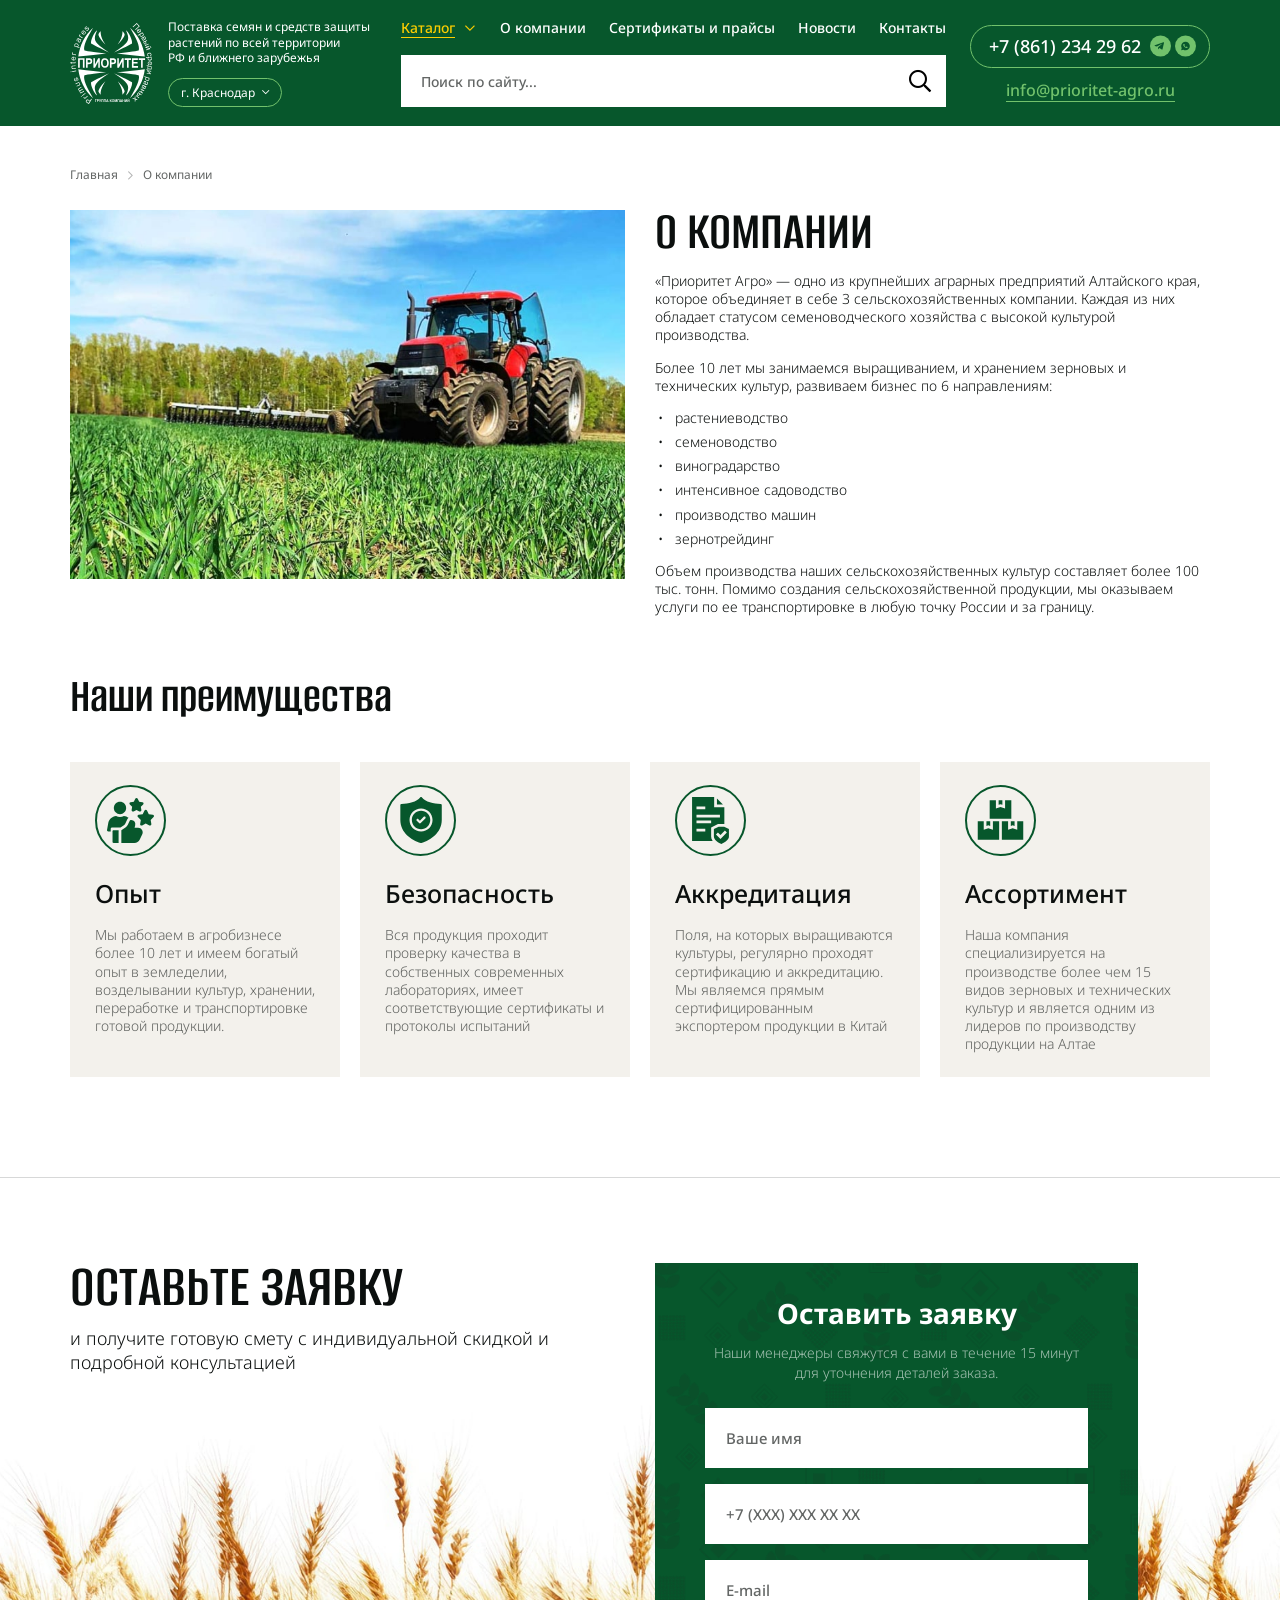
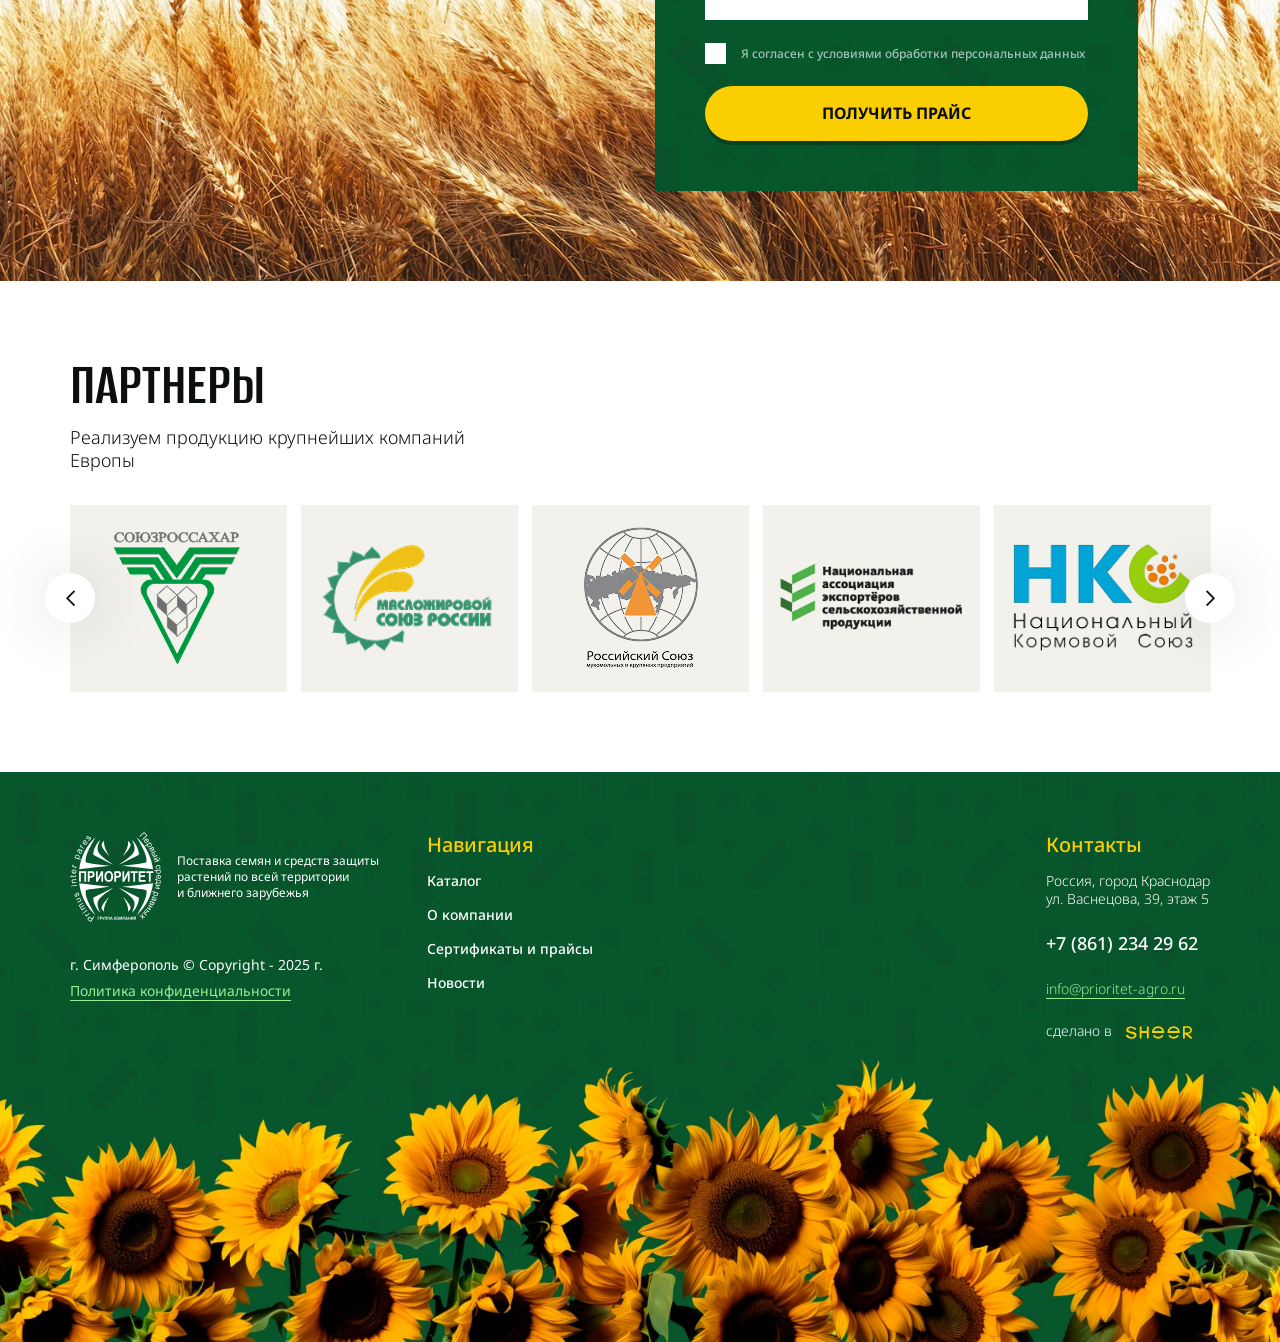
<file: about.html>
<!DOCTYPE html>
<!--[if lt IE 7]><html lang="ru" class="lt-ie9 lt-ie8 lt-ie7"><![endif]-->
<!--[if IE 7]><html lang="ru" class="lt-ie9 lt-ie8"><![endif]-->
<!--[if IE 8]><html lang="ru" class="lt-ie9"><![endif]-->
<!--[if gt IE 8]><!-->
<html lang="ru">
<!--<![endif]-->
<head>
	<meta charset="utf-8" />
	<title>Заголовок</title>
	<meta http-equiv="X-UA-Compatible" content="IE=edge" />
	<meta name="viewport" content="width=device-width, initial-scale=1, maximum-scale=1">
	<meta name="format-detection" content="telephone=no" />
	<link rel="shortcut icon" href="favicon.png" />
	<link rel="stylesheet" href="libs/bootstrap/bootstrap-grid.css" />
	<link rel="stylesheet" href="libs/fontawesome-free-5.12.0-web/css/all.min.css" />
	<link rel="stylesheet" href="libs/fancybox-master/dist/jquery.fancybox.min.css" />
	<link rel="stylesheet" href="libs/slick-1.5.9/slick/slick.css" />
	<link rel="stylesheet" href="css/fonts.css" />
	<link rel="stylesheet" href="css/main.css?ver=1.4" />
	<link rel="stylesheet" href="css/media.css?ver=1.4" />
</head>
<body>

	<div class="wrapper wrapper_page">

		<header class="header default">
			<div class="container">
				<div class="header__wrapper">
					<span class='sandwich'>
						<span class='sw-topper'></span>
						<span class='sw-bottom'></span>
						<span class='sw-footer'></span>
					</span>
					<div class="logo-wrap">
						<a href="#" class="logo">
							<img src="img/logo.svg" alt="alt">
						</a>
						<div class="logo-wrap__content">
							<div class="logo-descr">Поставка семян и средств защиты растений по всей территории <br>РФ и ближнего зарубежья</div>
							<div class="location-main">
								<div class="location-main__value">г. Краснодар <i class="far fa-chevron-down"></i></div>
							</div>
						</div>
					</div>
					<div class="header__center">
						<ul class="menu">
							<li class="menu__haschild active">
								<a href="#">Каталог</a>
								<ul>
									<li class="menu__haschild">
										<a href="#">Наше производство</a>
										<ul>
											<li><a href="#">Защита растений</a></li>
										</ul>
									</li>
									<li class="menu__haschild">
										<a href="#">Дистрибьюция</a>
										<ul>
											<li><a href="#">Дистрибьюция</a></li>
										</ul>
									</li>
								</ul>
							</li>
							<li><a href="#">О компании</a></li>
							<li><a href="#">Сертификаты и прайсы</a></li>
							<li><a href="#">Новости</a></li>
							<li><a href="#">Контакты</a></li>
						</ul>
						<div class="search-main">
							<form>
								<input type="text" placeholder="Поиск по сайту..." required>
								<button class="btn-search">
									<i class="far fa-search"></i>
								</button>
							</form>
						</div>
					</div>
					<div class="header__right">
						<div class="contacts-unit">
							<a href="+78612342962" class="phone-main">+7 (861) 234 29 62</a>
							<ul class="socials-list">
								<li><a href="#" target="_blank"><img src="img/tg.svg" alt="alt"></a></li>
								<li><a href="#" target="_blank"><img src="img/wp.svg" alt="alt"></a></li>
							</ul>
						</div>
						<a href="mailto:info@prioritet-agro.ru" class="link-main">info@prioritet-agro.ru</a>
					</div>
					<a href="+78612342962" class="phone-mob"><i class="fal fa-phone-alt"></i></a>
				</div>
			</div>
			<div class="menu-mobile">
				<div class="search-main">
					<form>
						<input type="text" placeholder="Поиск по сайту..." required>
						<button class="btn-search">
							<i class="far fa-search"></i>
						</button>
					</form>
				</div>
				<ul class="menu">
					<li class="menu__haschild">
						<a href="#">Каталог</a>
						<ul>
							<li class="menu__haschild">
								<a href="#">Наше производство</a>
								<ul>
									<li><a href="#">Защита растений</a></li>
								</ul>
							</li>
							<li class="menu__haschild">
								<a href="#">Дистрибьюция</a>
								<ul>
									<li><a href="#">Дистрибьюция</a></li>
								</ul>
							</li>
						</ul>
					</li>
					<li><a href="#">О компании</a></li>
					<li><a href="#">Сертификаты и прайсы</a></li>
					<li><a href="#">Новости</a></li>
					<li><a href="#">Контакты</a></li>
				</ul>
				<div class="header__right">
					<div class="contacts-unit">
						<a href="+78612342962" class="phone-main">+7 (861) 234 29 62</a>
						<ul class="socials-list">
							<li><a href="#" target="_blank"><img src="img/tg.svg" alt="alt"></a></li>
							<li><a href="#" target="_blank"><img src="img/wp.svg" alt="alt"></a></li>
						</ul>
					</div>
					<a href="mailto:info@prioritet-agro.ru" class="link-main">info@prioritet-agro.ru</a>
				</div>
			</div>
			<div class="menu-overlay"></div>
		</header>

		<section class="page-about">
			<div class="container">
				<ul class="breadcrumbs">
					<li><a href="#">Главная</a></li>
					<li>О компании</li>
				</ul>
				<div class="row row_about">
					<div class="col-lg-6">
						<div class="image-page">
							<img src="img/about1.jpg" alt="alt">
						</div>
					</div>
					<div class="col-lg-6">
						<div class="article-content">
							<h1>О компании</h1>
							<p>«Приоритет Агро» — одно из крупнейших аграрных предприятий Алтайского края, которое объединяет в себе 3 сельскохозяйственных компании. Каждая из них обладает статусом семеноводческого хозяйства с высокой культурой производства.</p>
							<p>Более 10 лет мы занимаемся выращиванием, и хранением зерновых и технических культур, развиваем бизнес по 6 направлениям:</p>
							<ul>
								<li>растениеводство</li>
								<li>семеноводство</li>
								<li>виноградарство</li>
								<li>интенсивное садоводство</li>
								<li>производство машин</li>
								<li>зернотрейдинг</li>
							</ul>
							<p>Объем производства наших сельскохозяйственных культур составляет более 100 тыс. тонн. Помимо создания сельскохозяйственной продукции, мы оказываем услуги по ее транспортировке в любую точку России и за границу.</p>
						</div>
					</div>
				</div>
				<h2 class="title-page">Наши преимущества</h2>
				<div class="row row_main">
					<div class="col-lg-3 col-md-6">
						<div class="item-advantage">
							<div class="item-advantage__icon">
								<img src="img/ic_avd1.svg" alt="alt">
							</div>
							<div class="title-block">Опыт</div>
							<p>Мы работаем в агробизнесе более 10 лет и имеем богатый опыт в земледелии, возделывании культур, хранении, переработке и транспортировке готовой продукции.</p>
						</div>
					</div>
					<div class="col-lg-3 col-md-6">
						<div class="item-advantage">
							<div class="item-advantage__icon">
								<img src="img/ic_avd2.svg" alt="alt">
							</div>
							<div class="title-block">Безопасность</div>
							<p>Вся продукция проходит проверку качества в собственных современных лабораториях, имеет соответствующие сертификаты и протоколы испытаний</p>
						</div>
					</div>
					<div class="col-lg-3 col-md-6">
						<div class="item-advantage">
							<div class="item-advantage__icon">
								<img src="img/ic_avd3.svg" alt="alt">
							</div>
							<div class="title-block">Аккредитация</div>
							<p>Поля, на которых выращиваются культуры, регулярно проходят сертификацию и аккредитацию. Мы являемся прямым сертифицированным экспортером продукции в Китай</p>
						</div>
					</div>
					<div class="col-lg-3 col-md-6">
						<div class="item-advantage">
							<div class="item-advantage__icon">
								<img src="img/ic_avd4.svg" alt="alt">
							</div>
							<div class="title-block">Ассортимент</div>
							<p>Наша компания специализируется на производстве более чем 15 видов зерновых и технических культур и является одним из лидеров по производству продукции на Алтае</p>
						</div>
					</div>
				</div>
			</div>
		</section>

		<section class="callback">
			<div class="container">
				<div class="row">
					<div class="col-lg-6">
						<h2 class="title-section">Оставьте заявку</h2>
						<div class="title-min">и получите готовую смету с индивидуальной скидкой и подробной консультацией</div>
					</div>
					<div class="col-lg-6">
						<div class="form-page">
							<div class="title-form">Оставить заявку</div>
							<div class="descr-form">Наши менеджеры свяжутся с вами в течение 15 минут для уточнения деталей заказа.</div>
							<form>
								<div class="item-form">
									<input type="text" placeholder="Ваше имя" required>
								</div>
								<div class="item-form">
									<input type="tel" placeholder="+7 (ХХХ) ХХХ ХХ ХХ" class="input-phone" inputmode="numeric" required>
								</div>
								<div class="item-form">
									<input type="email" placeholder="E-mail" required>
								</div>
								<div class="checkbox">
									<label>
										<input type="checkbox" required/>
										<span>Я согласен с условиями обработки персональных данных</span>
									</label>
								</div>
								<input type="submit" value="Получить прайс" class="btn-main">
							</form>
						</div>
					</div>
				</div>
			</div>
		</section>

		<section class="partners">
			<div class="container">
				<h2 class="title-section">Партнеры</h2>
				<div class="title-min">Реализуем продукцию крупнейших компаний Европы</div>
				<div class="slider-partners">
					<div>
						<div class="item-partner">
							<img src="img/partner1.png" alt="alt">
						</div>	
					</div>
					<div>
						<div class="item-partner">
							<img src="img/partner2.png" alt="alt">
						</div>	
					</div>
					<div>
						<div class="item-partner">
							<img src="img/partner3.png" alt="alt">
						</div>	
					</div>
					<div>
						<div class="item-partner">
							<img src="img/partner4.png" alt="alt">
						</div>	
					</div>
					<div>
						<div class="item-partner">
							<img src="img/partner5.png" alt="alt">
						</div>	
					</div>
					<div>
						<div class="item-partner">
							<img src="img/partner1.png" alt="alt">
						</div>	
					</div>
					<div>
						<div class="item-partner">
							<img src="img/partner2.png" alt="alt">
						</div>	
					</div>
					<div>
						<div class="item-partner">
							<img src="img/partner3.png" alt="alt">
						</div>	
					</div>
				</div>
			</div>
		</section>

		<footer class="footer">
			<div class="container">
				<div class="row">
					<div class="col-lg-4">
						<div class="logo-wrap">
							<a href="#" class="logo">
								<img src="img/logo.svg" alt="alt">
							</a>
							<div class="logo-wrap__content">
								<div class="logo-descr">Поставка семян и средств защиты растений по всей территории <br> и ближнего зарубежья</div>
							</div>
						</div>
						<div class="footer__info">
							<div class="copyright">г. Симферополь © Copyright - 2025 г.</div>
							<a href="#" class="footer__link">Политика конфиденциальности</a>
						</div>
					</div>
					<div class="col-lg-4 col-6">
						<div class="footer__column">
							<div class="footer__title">Навигация</div>
							<ul class="footer__nav">
								<li><a href="#">Каталог</a></li>
								<li><a href="#">О компании</a></li>
								<li><a href="#">Сертификаты и прайсы</a></li>
								<li><a href="#">Новости</a></li>
							</ul>
						</div>
					</div>
					<div class="col-lg-4 col-6">
						<div class="footer__right">
							<div class="footer__contacts">
								<div class="footer__title">Контакты</div>
								<p>Россия, город Краснодар <br>ул. Васнецова, 39, этаж 5</p>
								<p><a href="tel:+78612342962" class="phone-main">+7 (861) 234 29 62</a></p>
								<p><a href="mailto:info@prioritet-agro.ru" class="footer__link">info@prioritet-agro.ru</a></p>
								<p>сделано в <a href="#" target="_blank"><img src="img/sheer.svg" alt="alt"></a></p>
							</div>
						</div>
					</div>
				</div>
			</div>
		</footer>
		
	</div>

	<div id="modal-callback" class="modal-block">
		<div class="form-page">
			<div class="title-form">Оставить заявку</div>
			<div class="descr-form">Наши менеджеры свяжутся с вами в течение 15 минут для уточнения деталей заказа.</div>
			<form>
				<div class="item-form">
					<input type="text" placeholder="Ваше имя" required>
				</div>
				<div class="item-form">
					<input type="tel" placeholder="+7 (ХХХ) ХХХ ХХ ХХ" class="input-phone" inputmode="numeric" required>
				</div>
				<div class="item-form">
					<input type="email" placeholder="E-mail" required>
				</div>
				<div class="item-form">
					<textarea placeholder="Комментарий"></textarea>
				</div>
				<div class="checkbox">
					<label>
						<input type="checkbox" required/>
						<span>Я согласен с условиями обработки персональных данных</span>
					</label>
				</div>
				<input type="submit" value="Отправить" class="btn-main">
			</form>
		</div>
	</div>

	<!--[if lt IE 9]>
	<script src="libs/html5shiv/es5-shim.min.js"></script>
	<script src="libs/html5shiv/html5shiv.min.js"></script>
	<script src="libs/html5shiv/html5shiv-printshiv.min.js"></script>
	<script src="libs/respond/respond.min.js"></script>
	<![endif]-->
	<script src="libs/jquery/jquery-3.6.0.min.js"></script>
	<script src="libs/jquery-mousewheel/jquery.mousewheel.min.js"></script>
	<script src="libs/fancybox-master/dist/jquery.fancybox.min.js"></script>
	<script src="libs/slick-1.5.9/slick/slick.min.js"></script>
	<script src="libs/scroll2id/PageScroll2id.min.js"></script>
	<script src="libs/mask/jquery.maskedinput.js"></script>
	<script src="libs/jQueryFormStyler-master/jquery.formstyler.min.js"></script>
	<script src="js/common.js?ver=1.4"></script>
	<!-- Yandex.Metrika counter --><!-- /Yandex.Metrika counter -->
	<!-- Google Analytics counter --><!-- /Google Analytics counter -->
</body>
</html>
</file>
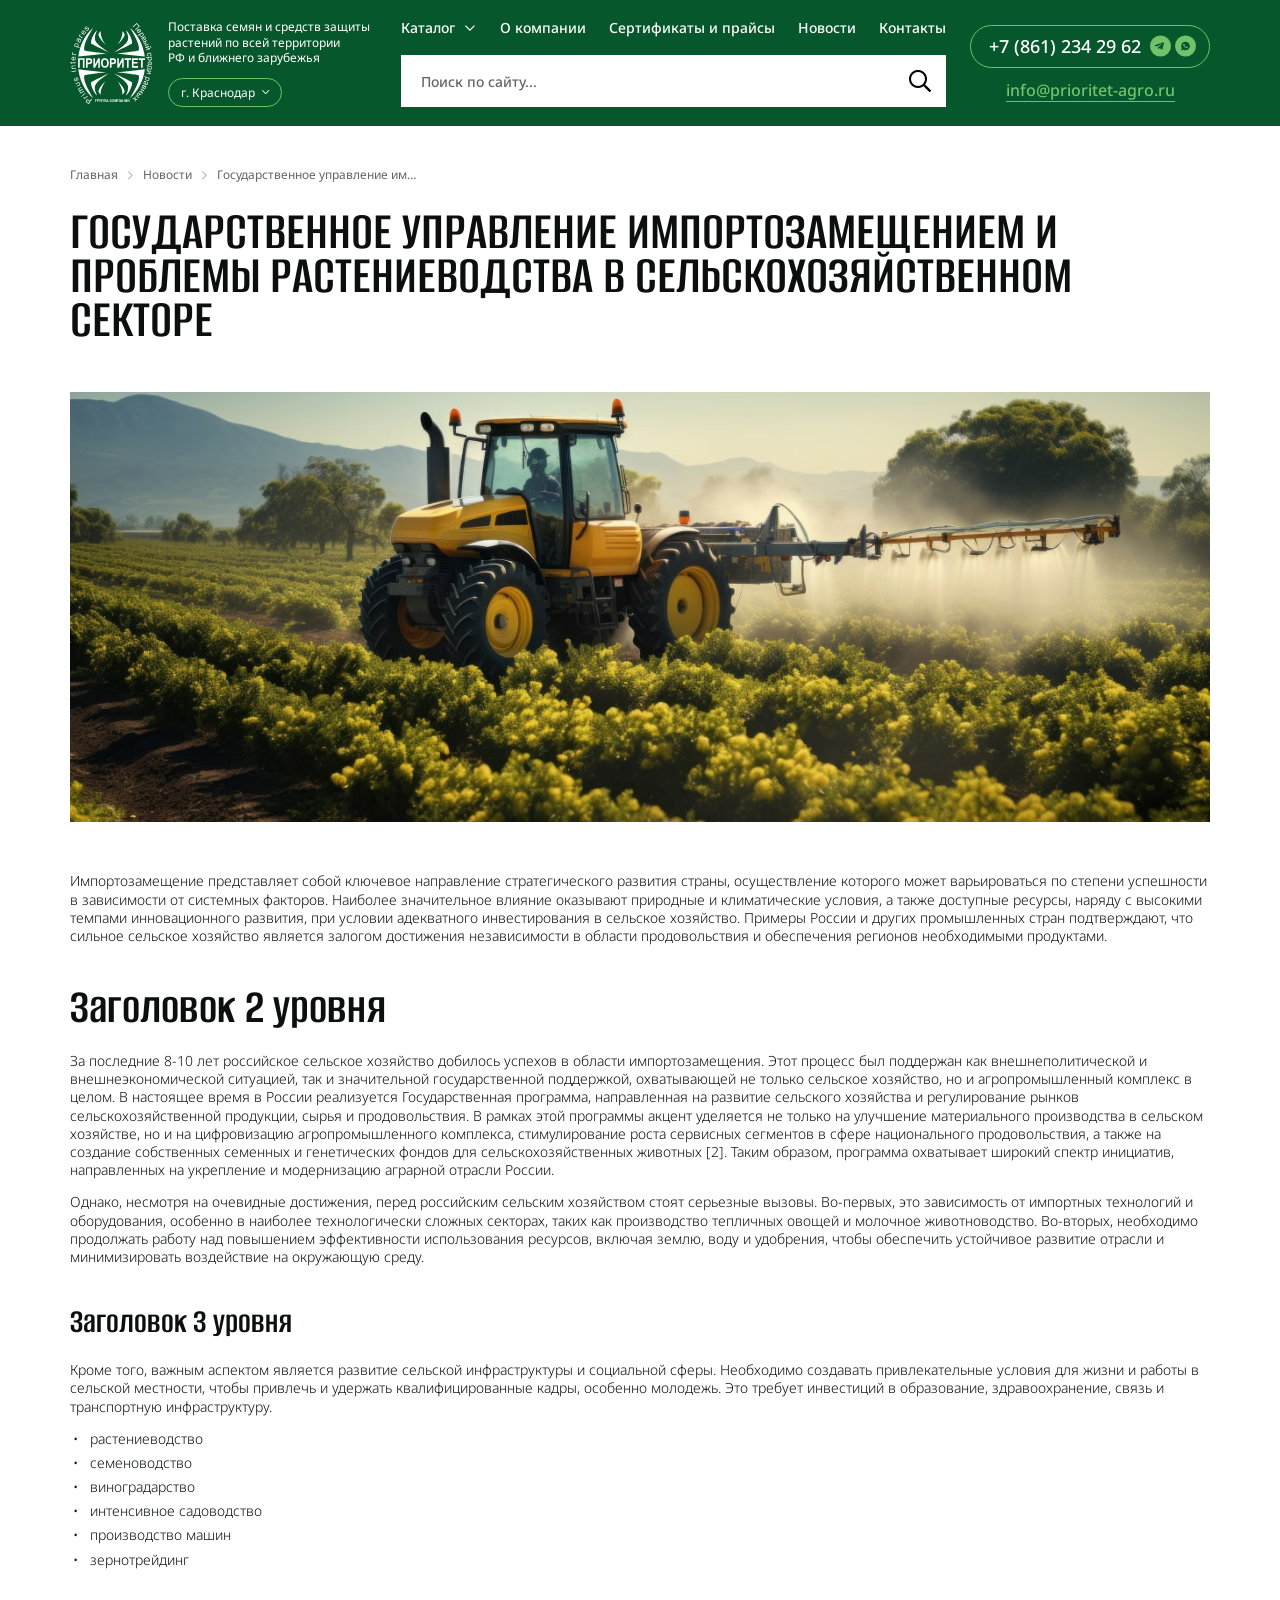
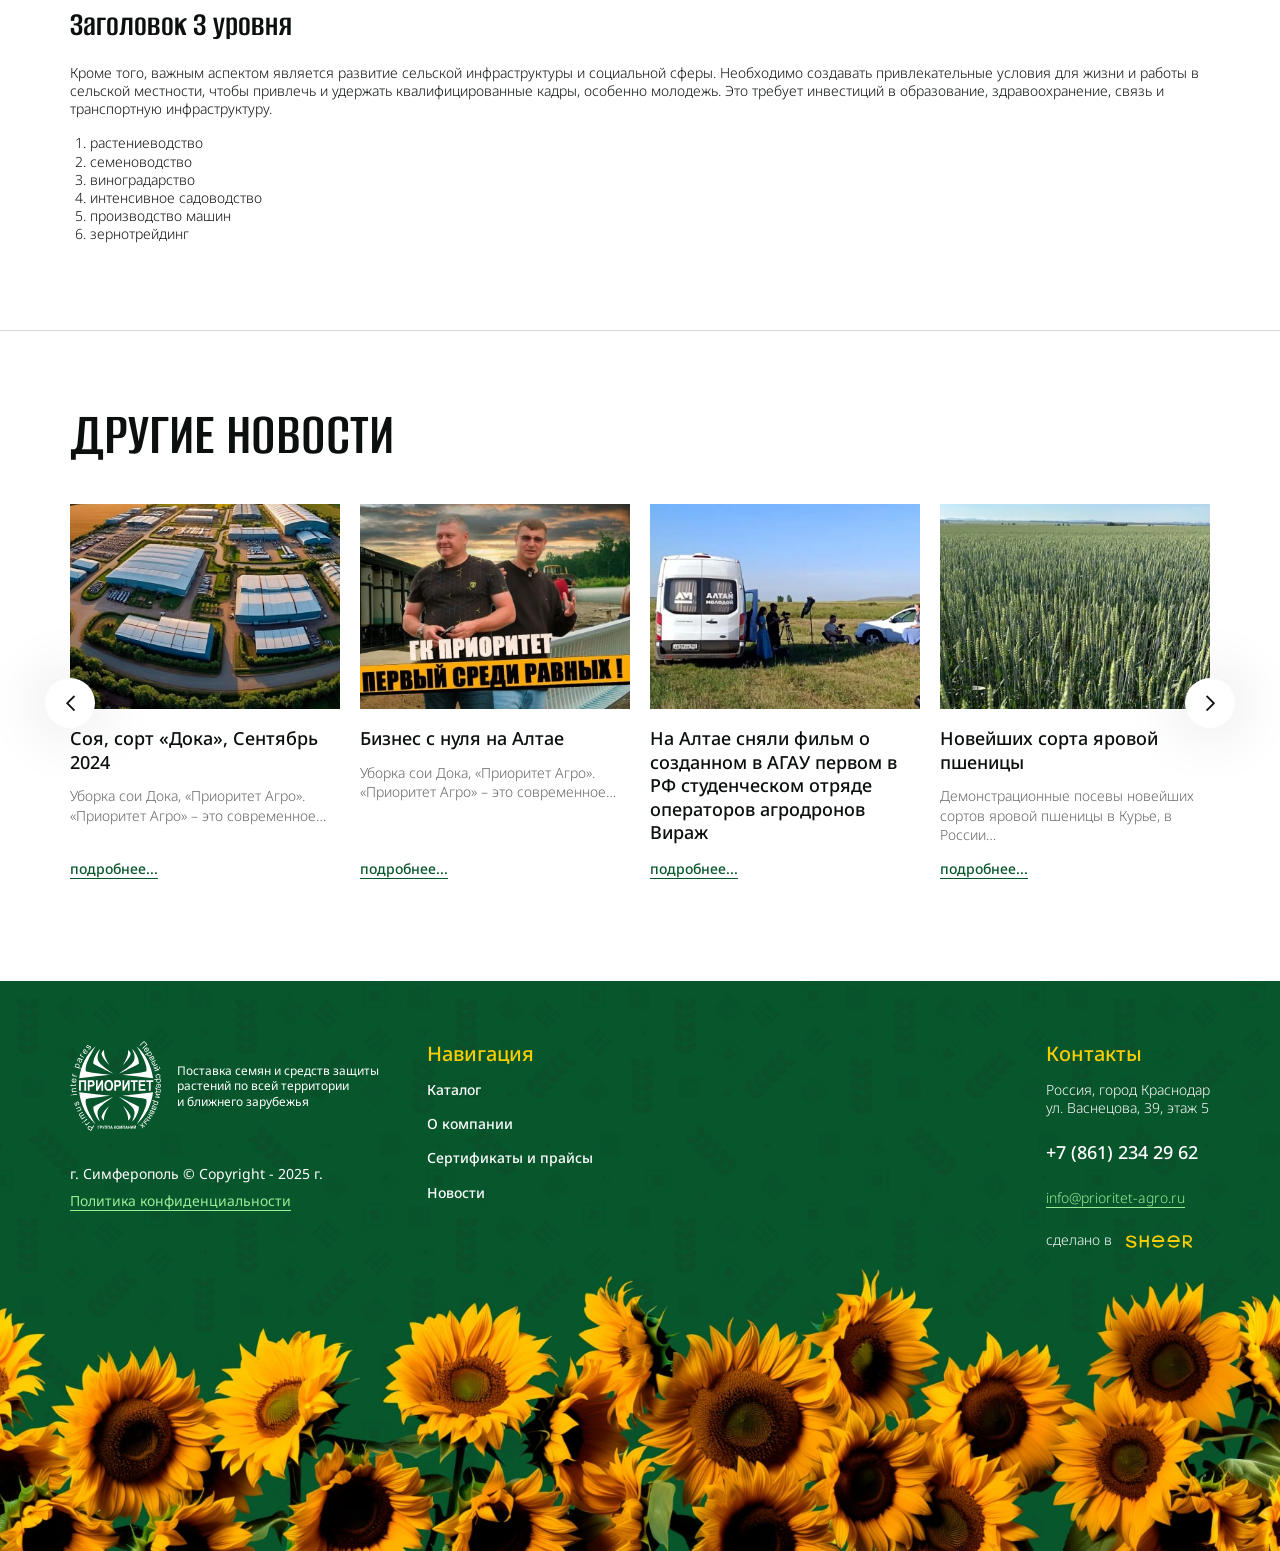
<file: article.html>
<!DOCTYPE html>
<!--[if lt IE 7]><html lang="ru" class="lt-ie9 lt-ie8 lt-ie7"><![endif]-->
<!--[if IE 7]><html lang="ru" class="lt-ie9 lt-ie8"><![endif]-->
<!--[if IE 8]><html lang="ru" class="lt-ie9"><![endif]-->
<!--[if gt IE 8]><!-->
<html lang="ru">
<!--<![endif]-->
<head>
	<meta charset="utf-8" />
	<title>Заголовок</title>
	<meta http-equiv="X-UA-Compatible" content="IE=edge" />
	<meta name="viewport" content="width=device-width, initial-scale=1, maximum-scale=1">
	<meta name="format-detection" content="telephone=no" />
	<link rel="shortcut icon" href="favicon.png" />
	<link rel="stylesheet" href="libs/bootstrap/bootstrap-grid.css" />
	<link rel="stylesheet" href="libs/fontawesome-free-5.12.0-web/css/all.min.css" />
	<link rel="stylesheet" href="libs/fancybox-master/dist/jquery.fancybox.min.css" />
	<link rel="stylesheet" href="libs/slick-1.5.9/slick/slick.css" />
	<link rel="stylesheet" href="css/fonts.css" />
	<link rel="stylesheet" href="css/main.css?ver=1.4" />
	<link rel="stylesheet" href="css/media.css?ver=1.4" />
</head>
<body>

	<div class="wrapper wrapper_page">

		<header class="header default">
			<div class="container">
				<div class="header__wrapper">
					<span class='sandwich'>
						<span class='sw-topper'></span>
						<span class='sw-bottom'></span>
						<span class='sw-footer'></span>
					</span>
					<div class="logo-wrap">
						<a href="#" class="logo">
							<img src="img/logo.svg" alt="alt">
						</a>
						<div class="logo-wrap__content">
							<div class="logo-descr">Поставка семян и средств защиты растений по всей территории <br>РФ и ближнего зарубежья</div>
							<div class="location-main">
								<div class="location-main__value">г. Краснодар <i class="far fa-chevron-down"></i></div>
							</div>
						</div>
					</div>
					<div class="header__center">
						<ul class="menu">
							<li class="menu__haschild">
								<a href="#">Каталог</a>
								<ul>
									<li class="menu__haschild">
										<a href="#">Наше производство</a>
										<ul>
											<li><a href="#">Защита растений</a></li>
										</ul>
									</li>
									<li class="menu__haschild">
										<a href="#">Дистрибьюция</a>
										<ul>
											<li><a href="#">Дистрибьюция</a></li>
										</ul>
									</li>
								</ul>
							</li>
							<li><a href="#">О компании</a></li>
							<li><a href="#">Сертификаты и прайсы</a></li>
							<li><a href="#">Новости</a></li>
							<li><a href="#">Контакты</a></li>
						</ul>
						<div class="search-main">
							<form>
								<input type="text" placeholder="Поиск по сайту..." required>
								<button class="btn-search">
									<i class="far fa-search"></i>
								</button>
							</form>
						</div>
					</div>
					<div class="header__right">
						<div class="contacts-unit">
							<a href="+78612342962" class="phone-main">+7 (861) 234 29 62</a>
							<ul class="socials-list">
								<li><a href="#" target="_blank"><img src="img/tg.svg" alt="alt"></a></li>
								<li><a href="#" target="_blank"><img src="img/wp.svg" alt="alt"></a></li>
							</ul>
						</div>
						<a href="mailto:info@prioritet-agro.ru" class="link-main">info@prioritet-agro.ru</a>
					</div>
					<a href="+78612342962" class="phone-mob"><i class="fal fa-phone-alt"></i></a>
				</div>
			</div>
			<div class="menu-mobile">
				<div class="search-main">
					<form>
						<input type="text" placeholder="Поиск по сайту..." required>
						<button class="btn-search">
							<i class="far fa-search"></i>
						</button>
					</form>
				</div>
				<ul class="menu">
					<li class="menu__haschild">
						<a href="#">Каталог</a>
						<ul>
							<li class="menu__haschild">
								<a href="#">Наше производство</a>
								<ul>
									<li><a href="#">Защита растений</a></li>
								</ul>
							</li>
							<li class="menu__haschild">
								<a href="#">Дистрибьюция</a>
								<ul>
									<li><a href="#">Дистрибьюция</a></li>
								</ul>
							</li>
						</ul>
					</li>
					<li><a href="#">О компании</a></li>
					<li><a href="#">Сертификаты и прайсы</a></li>
					<li><a href="#">Новости</a></li>
					<li><a href="#">Контакты</a></li>
				</ul>
				<div class="header__right">
					<div class="contacts-unit">
						<a href="+78612342962" class="phone-main">+7 (861) 234 29 62</a>
						<ul class="socials-list">
							<li><a href="#" target="_blank"><img src="img/tg.svg" alt="alt"></a></li>
							<li><a href="#" target="_blank"><img src="img/wp.svg" alt="alt"></a></li>
						</ul>
					</div>
					<a href="mailto:info@prioritet-agro.ru" class="link-main">info@prioritet-agro.ru</a>
				</div>
			</div>
			<div class="menu-overlay"></div>
		</header>

		<section class="page-article">
			<div class="container">
				<div class="wrap-article">
					<ul class="breadcrumbs">
						<li><a href="#">Главная</a></li>
						<li><a href="#">Новости</a></li>
						<li>Государственное управление импортозамещением и проблемы растениеводства в сельскохозяйственном секторе</li>
					</ul>
					<div class="article-content">
						<h1>Государственное управление импортозамещением и проблемы растениеводства в сельскохозяйственном секторе</h1>
						<img src="img/article1.jpg" alt="alt">
						<p>Импортозамещение представляет собой ключевое направление стратегического развития страны, осуществление которого может варьироваться по степени успешности в зависимости от системных факторов. Наиболее значительное влияние оказывают природные и климатические условия, а также доступные ресурсы, наряду с высокими темпами инновационного развития, при условии адекватного инвестирования в сельское хозяйство. Примеры России и других промышленных стран подтверждают, что сильное сельское хозяйство является залогом достижения независимости в области продовольствия и обеспечения регионов необходимыми продуктами.</p>
						<h2>Заголовок 2 уровня</h2>
						<p>За последние 8-10 лет российское сельское хозяйство добилось успехов в области импортозамещения. Этот процесс был поддержан как внешнеполитической и внешнеэкономической ситуацией, так и значительной государственной поддержкой, охватывающей не только сельское хозяйство, но и агропромышленный комплекс в целом. В настоящее время в России реализуется Государственная программа, направленная на развитие сельского хозяйства и регулирование рынков сельскохозяйственной продукции, сырья и продовольствия. В рамках этой программы акцент уделяется не только на улучшение материального производства в сельском хозяйстве, но и на цифровизацию агропромышленного комплекса, стимулирование роста сервисных сегментов в сфере национального продовольствия, а также на создание собственных семенных и генетических фондов для сельскохозяйственных животных [2]. Таким образом, программа охватывает широкий спектр инициатив, направленных на укрепление и модернизацию аграрной отрасли России.</p>
						<p>Однако, несмотря на очевидные достижения, перед российским сельским хозяйством стоят серьезные вызовы. Во-первых, это зависимость от импортных технологий и оборудования, особенно в наиболее технологически сложных секторах, таких как производство тепличных овощей и молочное животноводство. Во-вторых, необходимо продолжать работу над повышением эффективности использования ресурсов, включая землю, воду и удобрения, чтобы обеспечить устойчивое развитие отрасли и минимизировать воздействие на окружающую среду.</p>
						<h3>Заголовок 3 уровня</h3>
						<p>Кроме того, важным аспектом является развитие сельской инфраструктуры и социальной сферы. Необходимо создавать привлекательные условия для жизни и работы в сельской местности, чтобы привлечь и удержать квалифицированные кадры, особенно молодежь. Это требует инвестиций в образование, здравоохранение, связь и транспортную инфраструктуру.</p>
						<ul>
							<li>растениеводство</li>
							<li>семеноводство</li>
							<li>виноградарство</li>
							<li>интенсивное садоводство</li>
							<li>производство машин</li>
							<li>зернотрейдинг</li>
						</ul>
						<h3>Заголовок 3 уровня</h3>
						<p>Кроме того, важным аспектом является развитие сельской инфраструктуры и социальной сферы. Необходимо создавать привлекательные условия для жизни и работы в сельской местности, чтобы привлечь и удержать квалифицированные кадры, особенно молодежь. Это требует инвестиций в образование, здравоохранение, связь и транспортную инфраструктуру.</p>
						<ol>
							<li>растениеводство</li>
							<li>семеноводство</li>
							<li>виноградарство</li>
							<li>интенсивное садоводство</li>
							<li>производство машин</li>
							<li>зернотрейдинг</li>
						</ol>
					</div>
				</div>
			</div>
		</section>

		<section class="recommendations-news">
			<div class="container">
				<h2 class="title-section">Другие новости</h2>
				<div class="slider-news">
					<div>
						<div class="item-news">
							<a href="#" class="item-news__image">
								<img src="img/news1.jpg" alt="alt">
							</a>
							<a href="#" class="item-news__title">Соя, сорт «Дока», Сентябрь 2024</a>
							<div class="item-news__text">Уборка сои Дока, «Приоритет Агро». «Приоритет Агро» – это современное…</div>
							<a href="#" class="link-page">подробнее...</a>
						</div>
					</div>
					<div>
						<div class="item-news">
							<a href="#" class="item-news__image">
								<img src="img/news2.jpg" alt="alt">
							</a>
							<a href="#" class="item-news__title">Бизнес с нуля на Алтае</a>
							<div class="item-news__text">Уборка сои Дока, «Приоритет Агро». «Приоритет Агро» – это современное…</div>
							<a href="#" class="link-page">подробнее...</a>
						</div>
					</div>
					<div>
						<div class="item-news">
							<a href="#" class="item-news__image">
								<img src="img/news3.jpg" alt="alt">
							</a>
							<a href="#" class="item-news__title">На Алтае сняли фильм о созданном в АГАУ первом в РФ студенческом отряде операторов агродронов Вираж</a>
							<a href="#" class="link-page">подробнее...</a>
						</div>
					</div>
					<div>
						<div class="item-news">
							<a href="#" class="item-news__image">
								<img src="img/news4.jpg" alt="alt">
							</a>
							<a href="#" class="item-news__title">Новейших сорта яровой пшеницы</a>
							<div class="item-news__text">Демонстрационные посевы новейших сортов яровой пшеницы в Курье, в России…</div>
							<a href="#" class="link-page">подробнее...</a>
						</div>
					</div>
					<div>
						<div class="item-news">
							<a href="#" class="item-news__image">
								<img src="img/news1.jpg" alt="alt">
							</a>
							<a href="#" class="item-news__title">Соя, сорт «Дока», Сентябрь 2024</a>
							<div class="item-news__text">Уборка сои Дока, «Приоритет Агро». «Приоритет Агро» – это современное…</div>
							<a href="#" class="link-page">подробнее...</a>
						</div>
					</div>
					<div>
						<div class="item-news">
							<a href="#" class="item-news__image">
								<img src="img/news2.jpg" alt="alt">
							</a>
							<a href="#" class="item-news__title">Бизнес с нуля на Алтае</a>
							<div class="item-news__text">Уборка сои Дока, «Приоритет Агро». «Приоритет Агро» – это современное…</div>
							<a href="#" class="link-page">подробнее...</a>
						</div>
					</div>
				</div>
			</div>
		</section>

		<footer class="footer">
			<div class="container">
				<div class="row">
					<div class="col-lg-4">
						<div class="logo-wrap">
							<a href="#" class="logo">
								<img src="img/logo.svg" alt="alt">
							</a>
							<div class="logo-wrap__content">
								<div class="logo-descr">Поставка семян и средств защиты растений по всей территории <br> и ближнего зарубежья</div>
							</div>
						</div>
						<div class="footer__info">
							<div class="copyright">г. Симферополь © Copyright - 2025 г.</div>
							<a href="#" class="footer__link">Политика конфиденциальности</a>
						</div>
					</div>
					<div class="col-lg-4 col-6">
						<div class="footer__column">
							<div class="footer__title">Навигация</div>
							<ul class="footer__nav">
								<li><a href="#">Каталог</a></li>
								<li><a href="#">О компании</a></li>
								<li><a href="#">Сертификаты и прайсы</a></li>
								<li><a href="#">Новости</a></li>
							</ul>
						</div>
					</div>
					<div class="col-lg-4 col-6">
						<div class="footer__right">
							<div class="footer__contacts">
								<div class="footer__title">Контакты</div>
								<p>Россия, город Краснодар <br>ул. Васнецова, 39, этаж 5</p>
								<p><a href="tel:+78612342962" class="phone-main">+7 (861) 234 29 62</a></p>
								<p><a href="mailto:info@prioritet-agro.ru" class="footer__link">info@prioritet-agro.ru</a></p>
								<p>сделано в <a href="#" target="_blank"><img src="img/sheer.svg" alt="alt"></a></p>
							</div>
						</div>
					</div>
				</div>
			</div>
		</footer>
		
	</div>

	<div id="modal-callback" class="modal-block">
		<div class="form-page">
			<div class="title-form">Оставить заявку</div>
			<div class="descr-form">Наши менеджеры свяжутся с вами в течение 15 минут для уточнения деталей заказа.</div>
			<form>
				<div class="item-form">
					<input type="text" placeholder="Ваше имя" required>
				</div>
				<div class="item-form">
					<input type="tel" placeholder="+7 (ХХХ) ХХХ ХХ ХХ" class="input-phone" inputmode="numeric" required>
				</div>
				<div class="item-form">
					<input type="email" placeholder="E-mail" required>
				</div>
				<div class="item-form">
					<textarea placeholder="Комментарий"></textarea>
				</div>
				<div class="checkbox">
					<label>
						<input type="checkbox" required/>
						<span>Я согласен с условиями обработки персональных данных</span>
					</label>
				</div>
				<input type="submit" value="Отправить" class="btn-main">
			</form>
		</div>
	</div>

	<!--[if lt IE 9]>
	<script src="libs/html5shiv/es5-shim.min.js"></script>
	<script src="libs/html5shiv/html5shiv.min.js"></script>
	<script src="libs/html5shiv/html5shiv-printshiv.min.js"></script>
	<script src="libs/respond/respond.min.js"></script>
	<![endif]-->
	<script src="libs/jquery/jquery-3.6.0.min.js"></script>
	<script src="libs/jquery-mousewheel/jquery.mousewheel.min.js"></script>
	<script src="libs/fancybox-master/dist/jquery.fancybox.min.js"></script>
	<script src="libs/slick-1.5.9/slick/slick.min.js"></script>
	<script src="libs/scroll2id/PageScroll2id.min.js"></script>
	<script src="libs/mask/jquery.maskedinput.js"></script>
	<script src="libs/jQueryFormStyler-master/jquery.formstyler.min.js"></script>
	<script src="js/common.js?ver=1.4"></script>
	<!-- Yandex.Metrika counter --><!-- /Yandex.Metrika counter -->
	<!-- Google Analytics counter --><!-- /Google Analytics counter -->
</body>
</html>
</file>
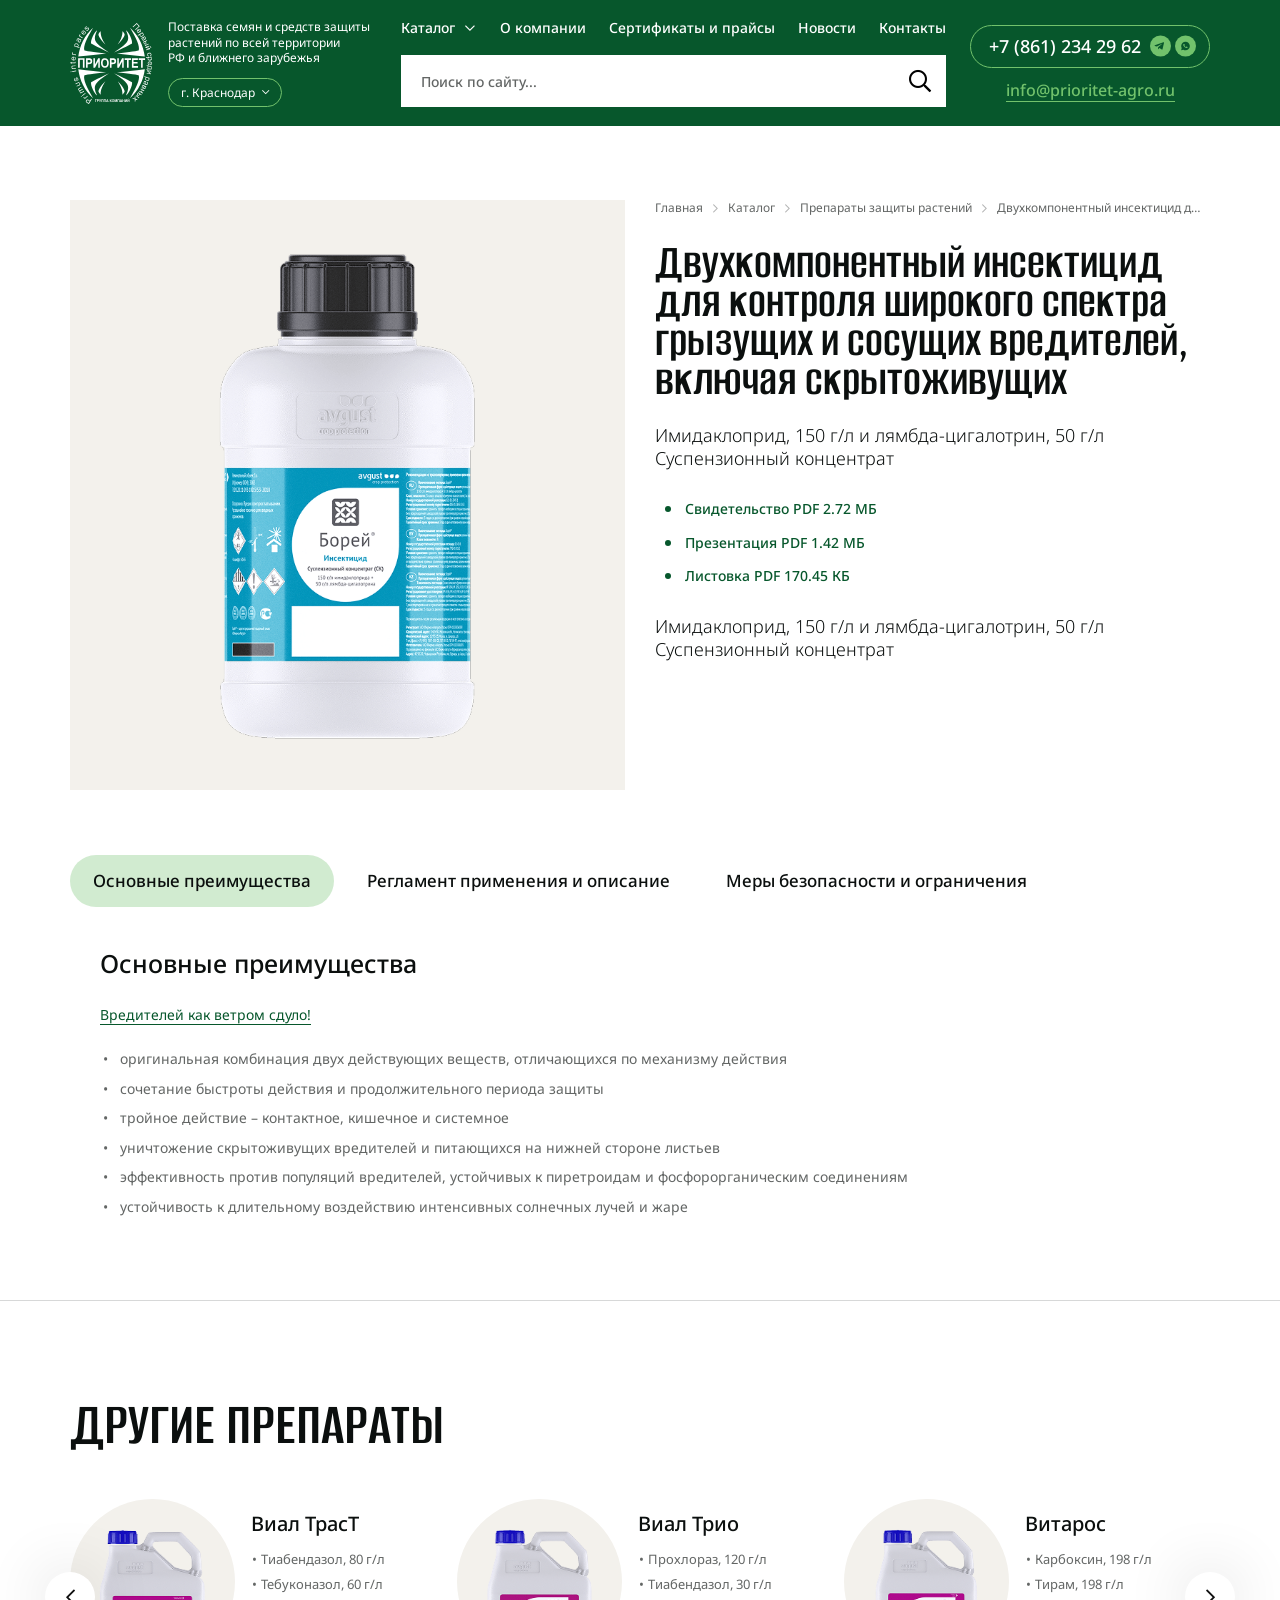
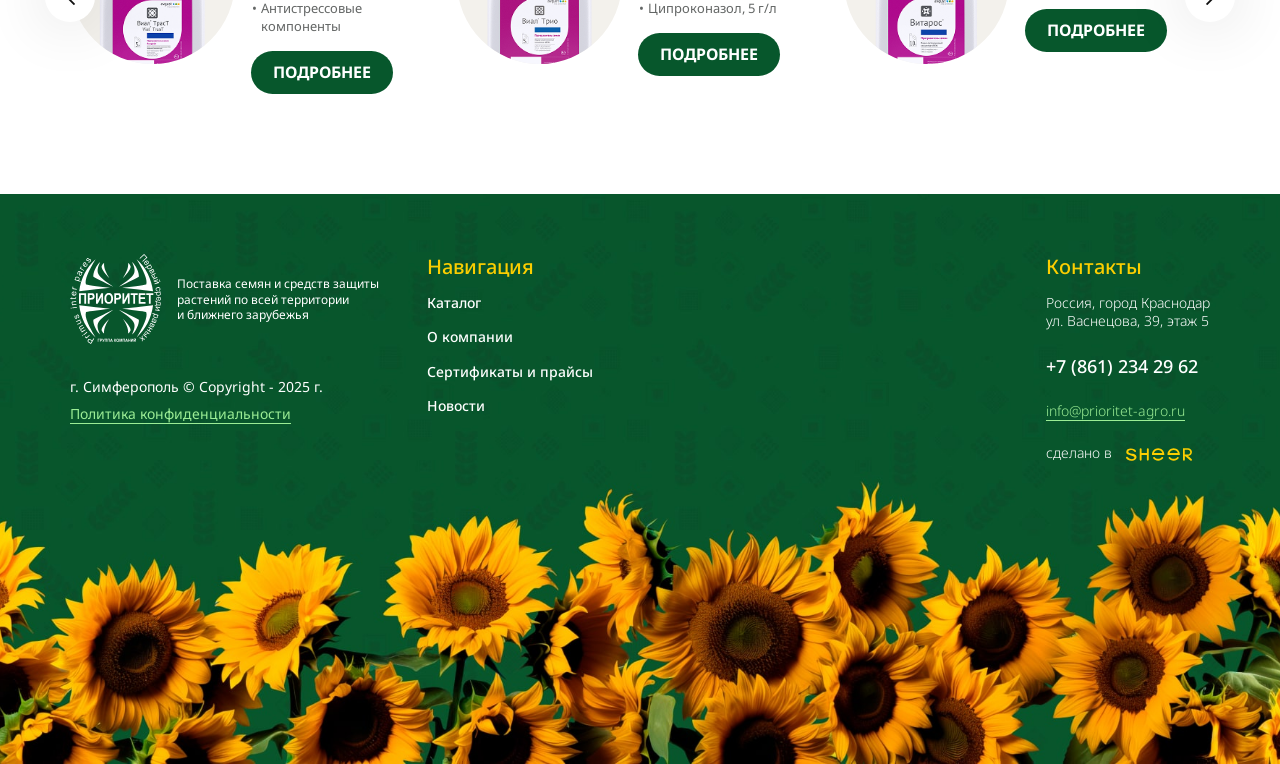
<file: card.html>
<!DOCTYPE html>
<!--[if lt IE 7]><html lang="ru" class="lt-ie9 lt-ie8 lt-ie7"><![endif]-->
<!--[if IE 7]><html lang="ru" class="lt-ie9 lt-ie8"><![endif]-->
<!--[if IE 8]><html lang="ru" class="lt-ie9"><![endif]-->
<!--[if gt IE 8]><!-->
<html lang="ru">
<!--<![endif]-->
<head>
	<meta charset="utf-8" />
	<title>Заголовок</title>
	<meta http-equiv="X-UA-Compatible" content="IE=edge" />
	<meta name="viewport" content="width=device-width, initial-scale=1, maximum-scale=1">
	<meta name="format-detection" content="telephone=no" />
	<link rel="shortcut icon" href="favicon.png" />
	<link rel="stylesheet" href="libs/bootstrap/bootstrap-grid.css" />
	<link rel="stylesheet" href="libs/fontawesome-free-5.12.0-web/css/all.min.css" />
	<link rel="stylesheet" href="libs/fancybox-master/dist/jquery.fancybox.min.css" />
	<link rel="stylesheet" href="libs/slick-1.5.9/slick/slick.css" />
	<link rel="stylesheet" href="css/fonts.css" />
	<link rel="stylesheet" href="css/main.css?ver=1.4" />
	<link rel="stylesheet" href="css/media.css?ver=1.4" />
</head>
<body>

	<div class="wrapper wrapper_page">

		<header class="header default">
			<div class="container">
				<div class="header__wrapper">
					<span class='sandwich'>
						<span class='sw-topper'></span>
						<span class='sw-bottom'></span>
						<span class='sw-footer'></span>
					</span>
					<div class="logo-wrap">
						<a href="#" class="logo">
							<img src="img/logo.svg" alt="alt">
						</a>
						<div class="logo-wrap__content">
							<div class="logo-descr">Поставка семян и средств защиты растений по всей территории <br>РФ и ближнего зарубежья</div>
							<div class="location-main">
								<div class="location-main__value">г. Краснодар <i class="far fa-chevron-down"></i></div>
							</div>
						</div>
					</div>
					<div class="header__center">
						<ul class="menu">
							<li class="menu__haschild">
								<a href="#">Каталог</a>
								<ul>
									<li class="menu__haschild">
										<a href="#">Наше производство</a>
										<ul>
											<li><a href="#">Защита растений</a></li>
										</ul>
									</li>
									<li class="menu__haschild">
										<a href="#">Дистрибьюция</a>
										<ul>
											<li><a href="#">Дистрибьюция</a></li>
										</ul>
									</li>
								</ul>
							</li>
							<li><a href="#">О компании</a></li>
							<li><a href="#">Сертификаты и прайсы</a></li>
							<li><a href="#">Новости</a></li>
							<li><a href="#">Контакты</a></li>
						</ul>
						<div class="search-main">
							<form>
								<input type="text" placeholder="Поиск по сайту..." required>
								<button class="btn-search">
									<i class="far fa-search"></i>
								</button>
							</form>
						</div>
					</div>
					<div class="header__right">
						<div class="contacts-unit">
							<a href="+78612342962" class="phone-main">+7 (861) 234 29 62</a>
							<ul class="socials-list">
								<li><a href="#" target="_blank"><img src="img/tg.svg" alt="alt"></a></li>
								<li><a href="#" target="_blank"><img src="img/wp.svg" alt="alt"></a></li>
							</ul>
						</div>
						<a href="mailto:info@prioritet-agro.ru" class="link-main">info@prioritet-agro.ru</a>
					</div>
					<a href="+78612342962" class="phone-mob"><i class="fal fa-phone-alt"></i></a>
				</div>
			</div>
			<div class="menu-mobile">
				<div class="search-main">
					<form>
						<input type="text" placeholder="Поиск по сайту..." required>
						<button class="btn-search">
							<i class="far fa-search"></i>
						</button>
					</form>
				</div>
				<ul class="menu">
					<li class="menu__haschild">
						<a href="#">Каталог</a>
						<ul>
							<li class="menu__haschild">
								<a href="#">Наше производство</a>
								<ul>
									<li><a href="#">Защита растений</a></li>
								</ul>
							</li>
							<li class="menu__haschild">
								<a href="#">Дистрибьюция</a>
								<ul>
									<li><a href="#">Дистрибьюция</a></li>
								</ul>
							</li>
						</ul>
					</li>
					<li><a href="#">О компании</a></li>
					<li><a href="#">Сертификаты и прайсы</a></li>
					<li><a href="#">Новости</a></li>
					<li><a href="#">Контакты</a></li>
				</ul>
				<div class="header__right">
					<div class="contacts-unit">
						<a href="+78612342962" class="phone-main">+7 (861) 234 29 62</a>
						<ul class="socials-list">
							<li><a href="#" target="_blank"><img src="img/tg.svg" alt="alt"></a></li>
							<li><a href="#" target="_blank"><img src="img/wp.svg" alt="alt"></a></li>
						</ul>
					</div>
					<a href="mailto:info@prioritet-agro.ru" class="link-main">info@prioritet-agro.ru</a>
				</div>
			</div>
			<div class="menu-overlay"></div>
		</header>

		<section class="page-card">
			<div class="container">
				<ul class="breadcrumbs show-mob">
					<li><a href="#">Главная</a></li>
					<li><a href="#">Каталог</a></li>
					<li><a href="#">Препараты защиты растений</a></li>
					<li>Двухкомпонентный инсектицид для контроля широкого спектра грызущих и сосущих вредителей, включая скрытоживущих</li>
				</ul>
				<h2 class="title-page show-mob">Двухкомпонентный инсектицид для контроля широкого спектра грызущих и сосущих вредителей, включая скрытоживущих</h2>
				<div class="row row_card">
					<div class="col-lg-6">
						<a href="img/card1.png" class="image-card fancybox">
							<img src="img/card1.png" alt="alt">
						</a>
					</div>
					<div class="col-lg-6">
						<ul class="breadcrumbs hidden-mob">
							<li><a href="#">Главная</a></li>
							<li><a href="#">Каталог</a></li>
							<li><a href="#">Препараты защиты растений</a></li>
							<li>Двухкомпонентный инсектицид для контроля широкого спектра грызущих и сосущих вредителей, включая скрытоживущих</li>
						</ul>
						<h1 class="title-page hidden-mob">Двухкомпонентный инсектицид для контроля широкого спектра грызущих и сосущих вредителей, включая скрытоживущих</h1>
						<div class="title-min">Имидаклоприд, 150 г/л и лямбда-цигалотрин, 50 г/л <br>Суспензионный концентрат</div>
						<ul class="list-page">
							<li><a href="#">Свидетельство PDF 2.72 МБ</a></li>
							<li><a href="#">Презентация PDF 1.42 МБ</a></li>
							<li><a href="#">Листовка PDF 170.45 КБ</a></li>
						</ul>
						<div class="title-min">Имидаклоприд, 150 г/л и лямбда-цигалотрин, 50 г/л <br>Суспензионный концентрат</div>
					</div>
				</div>
				<ul class="tabs tabs_page">
					<li class="active"><a href="#tab1">Основные преимущества</a></li>
					<li><a href="#tab2">Регламент применения и описание</a></li>
					<li><a href="#tab3">Меры безопасности и ограничения</a></li>
				</ul>
				<div class="tab-container">
					<div class="tab-pane" id="tab1">
						<div class="content-tab">
							<div class="title-block">Основные преимущества</div>
							<a href="#" class="link-page">Вредителей как ветром сдуло!</a>
							<ul>
								<li>оригинальная комбинация двух действующих веществ, отличающихся по механизму действия</li>
								<li>сочетание быстроты действия и продолжительного периода защиты</li>
								<li>тройное действие – контактное, кишечное и системное</li>
								<li>уничтожение скрытоживущих вредителей и питающихся на нижней стороне листьев</li>
								<li>эффективность против популяций вредителей, устойчивых к пиретроидам и фосфорорганическим соединениям</li>
								<li>устойчивость к длительному воздействию интенсивных солнечных лучей и жаре</li>
							</ul>
						</div>
					</div>
					<div class="tab-pane" id="tab2">
						<div class="content-tab">
							<div class="title-block">Регламент применения и описание</div>
							<a href="#" class="link-page">Вредителей как ветром сдуло!</a>
							<ul>
								<li>оригинальная комбинация двух действующих веществ, отличающихся по механизму действия</li>
								<li>сочетание быстроты действия и продолжительного периода защиты</li>
								<li>тройное действие – контактное, кишечное и системное</li>
								<li>уничтожение скрытоживущих вредителей и питающихся на нижней стороне листьев</li>
								<li>эффективность против популяций вредителей, устойчивых к пиретроидам и фосфорорганическим соединениям</li>
								<li>устойчивость к длительному воздействию интенсивных солнечных лучей и жаре</li>
							</ul>
						</div>
					</div>
					<div class="tab-pane" id="tab3">
						<div class="content-tab">
							<div class="title-block">Меры безопасности и ограничения</div>
							<a href="#" class="link-page">Вредителей как ветром сдуло!</a>
							<ul>
								<li>оригинальная комбинация двух действующих веществ, отличающихся по механизму действия</li>
								<li>сочетание быстроты действия и продолжительного периода защиты</li>
								<li>тройное действие – контактное, кишечное и системное</li>
								<li>уничтожение скрытоживущих вредителей и питающихся на нижней стороне листьев</li>
								<li>эффективность против популяций вредителей, устойчивых к пиретроидам и фосфорорганическим соединениям</li>
								<li>устойчивость к длительному воздействию интенсивных солнечных лучей и жаре</li>
							</ul>
						</div>
					</div>
				</div>
			</div>
		</section>

		<section class="recommendations">
			<div class="container">
				<h2 class="title-section">Другие препараты</h2>
				<div class="slider-catalog">
					<div>
						<div class="item-catalog">
							<a href="#" class="item-catalog__image">
								<img src="img/catalog3.png" alt="alt">
							</a>
							<div class="item-catalog__content">
								<a href="#" class="item-catalog__title">Виал ТрасТ</a>
								<div class="item-catalog__text">
									<ul>
										<li>Тиабендазол, 80 г/л</li>
										<li>Тебуконазол, 60 г/л</li>
										<li>Антистрессовые компоненты</li>
									</ul>
								</div>
								<a href="#" class="btn-main btn-main_page">подробнее</a>
							</div>
						</div>
					</div>
					<div>
						<div class="item-catalog">
							<a href="#" class="item-catalog__image">
								<img src="img/catalog4.png" alt="alt">
							</a>
							<div class="item-catalog__content">
								<a href="#" class="item-catalog__title">Виал Трио</a>
								<div class="item-catalog__text">
									<ul>
										<li>Прохлораз, 120 г/л</li>
										<li>Тиабендазол, 30 г/л</li>
										<li>Ципроконазол, 5 г/л</li>
									</ul>
								</div>
								<a href="#" class="btn-main btn-main_page">подробнее</a>
							</div>
						</div>
					</div>
					<div>
						<div class="item-catalog">
							<a href="#" class="item-catalog__image">
								<img src="img/catalog7.png" alt="alt">
							</a>
							<div class="item-catalog__content">
								<a href="#" class="item-catalog__title">Витарос</a>
								<div class="item-catalog__text">
									<ul>
										<li>Карбоксин, 198 г/л</li>
										<li>Тирам, 198 г/л</li>
									</ul>
								</div>
								<a href="#" class="btn-main btn-main_page">подробнее</a>
							</div>
						</div>
					</div>
					<div>
						<div class="item-catalog">
							<a href="#" class="item-catalog__image">
								<img src="img/catalog3.png" alt="alt">
							</a>
							<div class="item-catalog__content">
								<a href="#" class="item-catalog__title">Виал ТрасТ</a>
								<div class="item-catalog__text">
									<ul>
										<li>Тиабендазол, 80 г/л</li>
										<li>Тебуконазол, 60 г/л</li>
										<li>Антистрессовые компоненты</li>
									</ul>
								</div>
								<a href="#" class="btn-main btn-main_page">подробнее</a>
							</div>
						</div>
					</div>
					<div>
						<div class="item-catalog">
							<a href="#" class="item-catalog__image">
								<img src="img/catalog4.png" alt="alt">
							</a>
							<div class="item-catalog__content">
								<a href="#" class="item-catalog__title">Виал Трио</a>
								<div class="item-catalog__text">
									<ul>
										<li>Прохлораз, 120 г/л</li>
										<li>Тиабендазол, 30 г/л</li>
										<li>Ципроконазол, 5 г/л</li>
									</ul>
								</div>
								<a href="#" class="btn-main btn-main_page">подробнее</a>
							</div>
						</div>
					</div>
					<div>
						<div class="item-catalog">
							<a href="#" class="item-catalog__image">
								<img src="img/catalog7.png" alt="alt">
							</a>
							<div class="item-catalog__content">
								<a href="#" class="item-catalog__title">Витарос</a>
								<div class="item-catalog__text">
									<ul>
										<li>Карбоксин, 198 г/л</li>
										<li>Тирам, 198 г/л</li>
									</ul>
								</div>
								<a href="#" class="btn-main btn-main_page">подробнее</a>
							</div>
						</div>
					</div>
				</div>
			</div>
		</section>

		<footer class="footer">
			<div class="container">
				<div class="row">
					<div class="col-lg-4">
						<div class="logo-wrap">
							<a href="#" class="logo">
								<img src="img/logo.svg" alt="alt">
							</a>
							<div class="logo-wrap__content">
								<div class="logo-descr">Поставка семян и средств защиты растений по всей территории <br> и ближнего зарубежья</div>
							</div>
						</div>
						<div class="footer__info">
							<div class="copyright">г. Симферополь © Copyright - 2025 г.</div>
							<a href="#" class="footer__link">Политика конфиденциальности</a>
						</div>
					</div>
					<div class="col-lg-4 col-6">
						<div class="footer__column">
							<div class="footer__title">Навигация</div>
							<ul class="footer__nav">
								<li><a href="#">Каталог</a></li>
								<li><a href="#">О компании</a></li>
								<li><a href="#">Сертификаты и прайсы</a></li>
								<li><a href="#">Новости</a></li>
							</ul>
						</div>
					</div>
					<div class="col-lg-4 col-6">
						<div class="footer__right">
							<div class="footer__contacts">
								<div class="footer__title">Контакты</div>
								<p>Россия, город Краснодар <br>ул. Васнецова, 39, этаж 5</p>
								<p><a href="tel:+78612342962" class="phone-main">+7 (861) 234 29 62</a></p>
								<p><a href="mailto:info@prioritet-agro.ru" class="footer__link">info@prioritet-agro.ru</a></p>
								<p>сделано в <a href="#" target="_blank"><img src="img/sheer.svg" alt="alt"></a></p>
							</div>
						</div>
					</div>
				</div>
			</div>
		</footer>
		
	</div>

	<div id="modal-callback" class="modal-block">
		<div class="form-page">
			<div class="title-form">Оставить заявку</div>
			<div class="descr-form">Наши менеджеры свяжутся с вами в течение 15 минут для уточнения деталей заказа.</div>
			<form>
				<div class="item-form">
					<input type="text" placeholder="Ваше имя" required>
				</div>
				<div class="item-form">
					<input type="tel" placeholder="+7 (ХХХ) ХХХ ХХ ХХ" class="input-phone" inputmode="numeric" required>
				</div>
				<div class="item-form">
					<input type="email" placeholder="E-mail" required>
				</div>
				<div class="item-form">
					<textarea placeholder="Комментарий"></textarea>
				</div>
				<div class="checkbox">
					<label>
						<input type="checkbox" required/>
						<span>Я согласен с условиями обработки персональных данных</span>
					</label>
				</div>
				<input type="submit" value="Отправить" class="btn-main">
			</form>
		</div>
	</div>

	<!--[if lt IE 9]>
	<script src="libs/html5shiv/es5-shim.min.js"></script>
	<script src="libs/html5shiv/html5shiv.min.js"></script>
	<script src="libs/html5shiv/html5shiv-printshiv.min.js"></script>
	<script src="libs/respond/respond.min.js"></script>
	<![endif]-->
	<script src="libs/jquery/jquery-3.6.0.min.js"></script>
	<script src="libs/jquery-mousewheel/jquery.mousewheel.min.js"></script>
	<script src="libs/fancybox-master/dist/jquery.fancybox.min.js"></script>
	<script src="libs/slick-1.5.9/slick/slick.min.js"></script>
	<script src="libs/scroll2id/PageScroll2id.min.js"></script>
	<script src="libs/mask/jquery.maskedinput.js"></script>
	<script src="libs/jQueryFormStyler-master/jquery.formstyler.min.js"></script>
	<script src="js/common.js?ver=1.4"></script>
	<!-- Yandex.Metrika counter --><!-- /Yandex.Metrika counter -->
	<!-- Google Analytics counter --><!-- /Google Analytics counter -->
</body>
</html>
</file>
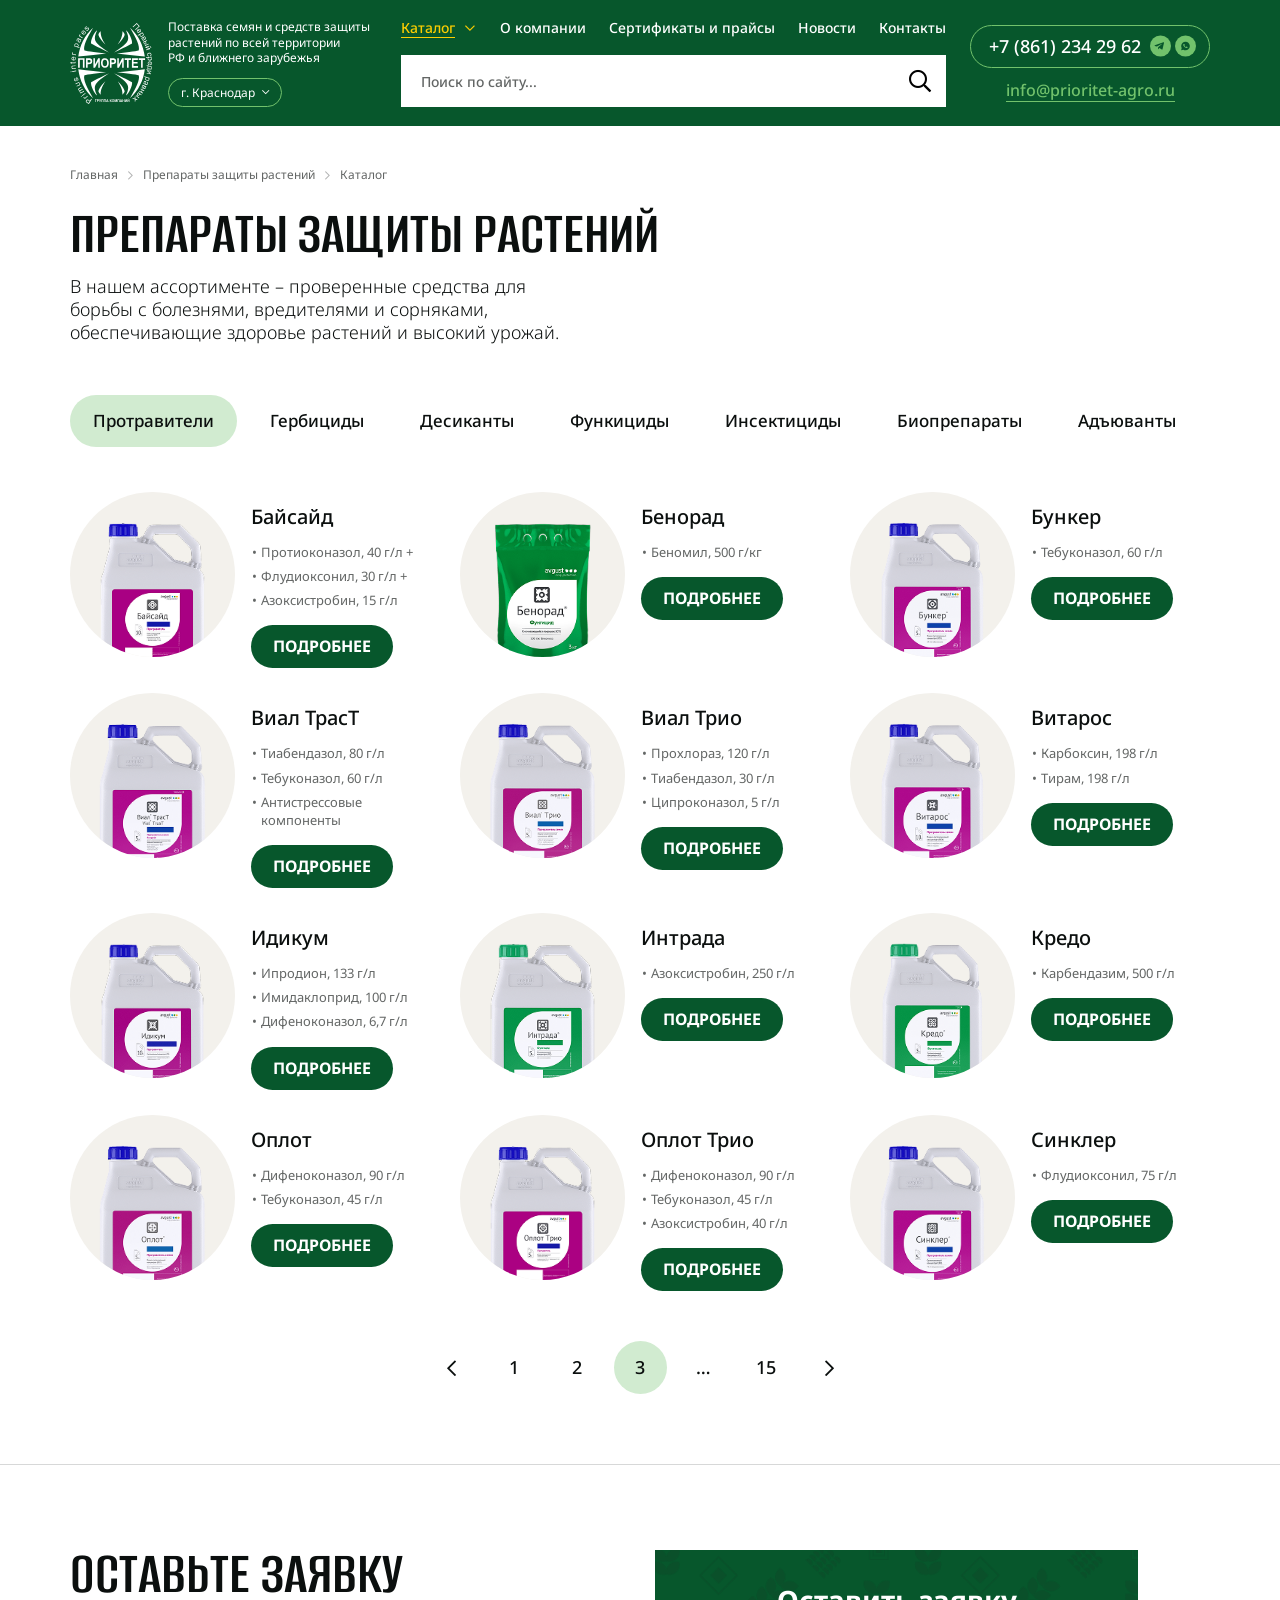
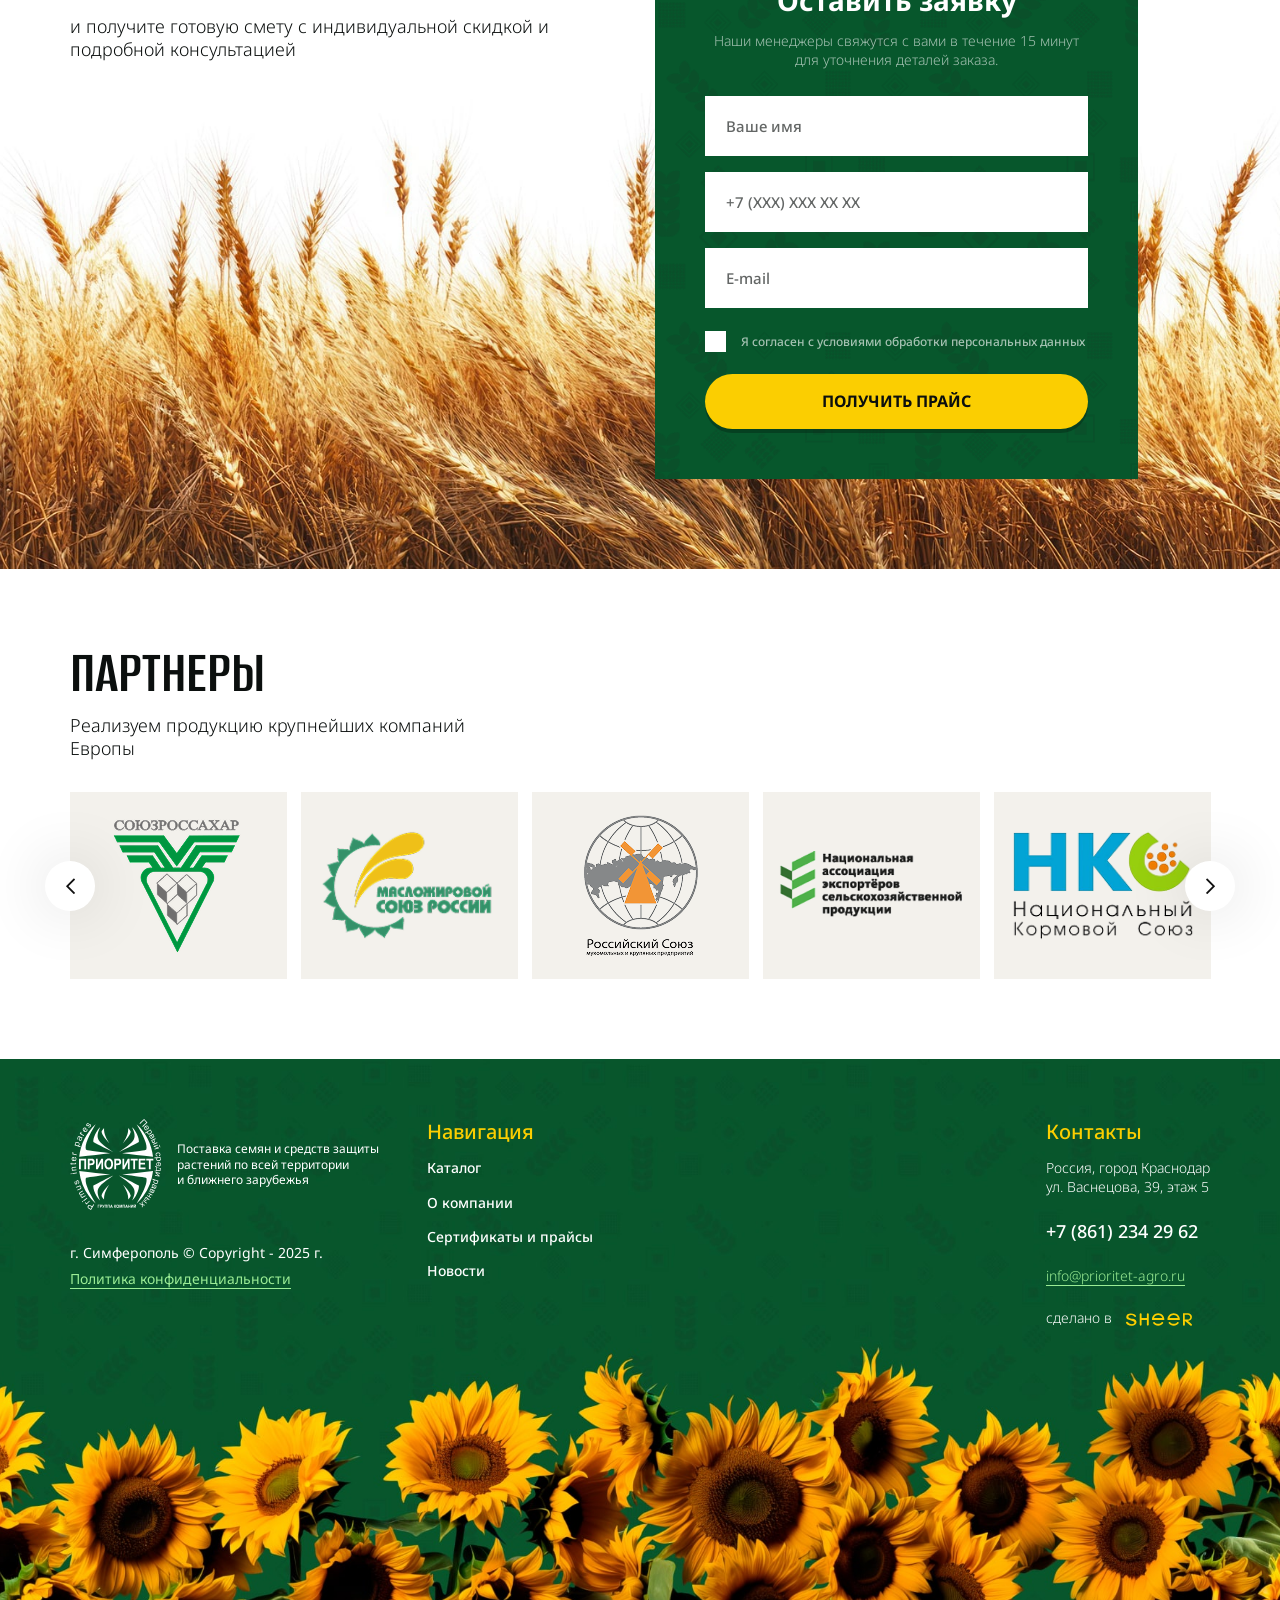
<file: catalog-products.html>
<!DOCTYPE html>
<!--[if lt IE 7]><html lang="ru" class="lt-ie9 lt-ie8 lt-ie7"><![endif]-->
<!--[if IE 7]><html lang="ru" class="lt-ie9 lt-ie8"><![endif]-->
<!--[if IE 8]><html lang="ru" class="lt-ie9"><![endif]-->
<!--[if gt IE 8]><!-->
<html lang="ru">
<!--<![endif]-->
<head>
	<meta charset="utf-8" />
	<title>Заголовок</title>
	<meta http-equiv="X-UA-Compatible" content="IE=edge" />
	<meta name="viewport" content="width=device-width, initial-scale=1, maximum-scale=1">
	<meta name="format-detection" content="telephone=no" />
	<link rel="shortcut icon" href="favicon.png" />
	<link rel="stylesheet" href="libs/bootstrap/bootstrap-grid.css" />
	<link rel="stylesheet" href="libs/fontawesome-free-5.12.0-web/css/all.min.css" />
	<link rel="stylesheet" href="libs/fancybox-master/dist/jquery.fancybox.min.css" />
	<link rel="stylesheet" href="libs/slick-1.5.9/slick/slick.css" />
	<link rel="stylesheet" href="css/fonts.css" />
	<link rel="stylesheet" href="css/main.css?ver=1.4" />
	<link rel="stylesheet" href="css/media.css?ver=1.4" />
</head>
<body>

	<div class="wrapper wrapper_page">

		<header class="header default">
			<div class="container">
				<div class="header__wrapper">
					<span class='sandwich'>
						<span class='sw-topper'></span>
						<span class='sw-bottom'></span>
						<span class='sw-footer'></span>
					</span>
					<div class="logo-wrap">
						<a href="#" class="logo">
							<img src="img/logo.svg" alt="alt">
						</a>
						<div class="logo-wrap__content">
							<div class="logo-descr">Поставка семян и средств защиты растений по всей территории <br>РФ и ближнего зарубежья</div>
							<div class="location-main">
								<div class="location-main__value">г. Краснодар <i class="far fa-chevron-down"></i></div>
							</div>
						</div>
					</div>
					<div class="header__center">
						<ul class="menu">
							<li class="menu__haschild active">
								<a href="#">Каталог</a>
								<ul>
									<li class="menu__haschild">
										<a href="#">Наше производство</a>
										<ul>
											<li><a href="#">Защита растений</a></li>
										</ul>
									</li>
									<li class="menu__haschild">
										<a href="#">Дистрибьюция</a>
										<ul>
											<li><a href="#">Дистрибьюция</a></li>
										</ul>
									</li>
								</ul>
							</li>
							<li><a href="#">О компании</a></li>
							<li><a href="#">Сертификаты и прайсы</a></li>
							<li><a href="#">Новости</a></li>
							<li><a href="#">Контакты</a></li>
						</ul>
						<div class="search-main">
							<form>
								<input type="text" placeholder="Поиск по сайту..." required>
								<button class="btn-search">
									<i class="far fa-search"></i>
								</button>
							</form>
						</div>
					</div>
					<div class="header__right">
						<div class="contacts-unit">
							<a href="+78612342962" class="phone-main">+7 (861) 234 29 62</a>
							<ul class="socials-list">
								<li><a href="#" target="_blank"><img src="img/tg.svg" alt="alt"></a></li>
								<li><a href="#" target="_blank"><img src="img/wp.svg" alt="alt"></a></li>
							</ul>
						</div>
						<a href="mailto:info@prioritet-agro.ru" class="link-main">info@prioritet-agro.ru</a>
					</div>
					<a href="+78612342962" class="phone-mob"><i class="fal fa-phone-alt"></i></a>
				</div>
			</div>
			<div class="menu-mobile">
				<div class="search-main">
					<form>
						<input type="text" placeholder="Поиск по сайту..." required>
						<button class="btn-search">
							<i class="far fa-search"></i>
						</button>
					</form>
				</div>
				<ul class="menu">
					<li class="menu__haschild">
						<a href="#">Каталог</a>
						<ul>
							<li class="menu__haschild">
								<a href="#">Наше производство</a>
								<ul>
									<li><a href="#">Защита растений</a></li>
								</ul>
							</li>
							<li class="menu__haschild">
								<a href="#">Дистрибьюция</a>
								<ul>
									<li><a href="#">Дистрибьюция</a></li>
								</ul>
							</li>
						</ul>
					</li>
					<li><a href="#">О компании</a></li>
					<li><a href="#">Сертификаты и прайсы</a></li>
					<li><a href="#">Новости</a></li>
					<li><a href="#">Контакты</a></li>
				</ul>
				<div class="header__right">
					<div class="contacts-unit">
						<a href="+78612342962" class="phone-main">+7 (861) 234 29 62</a>
						<ul class="socials-list">
							<li><a href="#" target="_blank"><img src="img/tg.svg" alt="alt"></a></li>
							<li><a href="#" target="_blank"><img src="img/wp.svg" alt="alt"></a></li>
						</ul>
					</div>
					<a href="mailto:info@prioritet-agro.ru" class="link-main">info@prioritet-agro.ru</a>
				</div>
			</div>
			<div class="menu-overlay"></div>
		</header>

		<section class="page-catalog">
			<div class="container">
				<ul class="breadcrumbs">
					<li><a href="#">Главная</a></li>
					<li><a href="#">Препараты защиты растений</a></li>
					<li>Каталог</li>
				</ul>
				<div class="head-catalog head-catalog_products">
					<h1 class="title-section">Препараты защиты растений</h1>
					<div class="title-min">В нашем ассортименте – проверенные средства для борьбы с болезнями, вредителями и сорняками, обеспечивающие здоровье растений и высокий урожай.</div>
				</div>
				<ul class="no-tabs tabs tabs_page">
					<li class="active"><a href="#">Протравители</a></li>
					<li><a href="#">Гербициды</a></li>
					<li><a href="#">Десиканты</a></li>
					<li><a href="#">Функициды</a></li>
					<li><a href="#">Инсектициды</a></li>
					<li><a href="#">Биопрепараты</a></li>
					<li><a href="#">Адъюванты</a></li>
				</ul>
				<div class="row row_catalog">
					<div class="col-lg-4 col-md-6">
						<div class="item-catalog">
							<a href="#" class="item-catalog__image">
								<img src="img/catalog1.png" alt="alt">
							</a>
							<div class="item-catalog__content">
								<a href="#" class="item-catalog__title">Байсайд</a>
								<div class="item-catalog__text">
									<ul>
										<li>Протиоконазол, 40 г/л +</li>
										<li>Флудиоксонил, 30 г/л +</li>
										<li>Азоксистробин, 15 г/л</li>
									</ul>
								</div>
								<a href="#" class="btn-main btn-main_page">подробнее</a>
							</div>
						</div>
					</div>
					<div class="col-lg-4 col-md-6">
						<div class="item-catalog">
							<a href="#" class="item-catalog__image">
								<img src="img/catalog2.png" alt="alt">
							</a>
							<div class="item-catalog__content">
								<a href="#" class="item-catalog__title">Бенорад</a>
								<div class="item-catalog__text">
									<ul>
										<li>Беномил, 500 г/кг</li>
									</ul>
								</div>
								<a href="#" class="btn-main btn-main_page">подробнее</a>
							</div>
						</div>
					</div>
					<div class="col-lg-4 col-md-6">
						<div class="item-catalog">
							<a href="#" class="item-catalog__image">
								<img src="img/catalog8.png" alt="alt">
							</a>
							<div class="item-catalog__content">
								<a href="#" class="item-catalog__title">Бункер</a>
								<div class="item-catalog__text">
									<ul>
										<li>Тебуконазол, 60 г/л</li>
									</ul>
								</div>
								<a href="#" class="btn-main btn-main_page">подробнее</a>
							</div>
						</div>
					</div>
					<div class="col-lg-4 col-md-6">
						<div class="item-catalog">
							<a href="#" class="item-catalog__image">
								<img src="img/catalog3.png" alt="alt">
							</a>
							<div class="item-catalog__content">
								<a href="#" class="item-catalog__title">Виал ТрасТ</a>
								<div class="item-catalog__text">
									<ul>
										<li>Тиабендазол, 80 г/л</li>
										<li>Тебуконазол, 60 г/л</li>
										<li>Антистрессовые компоненты</li>
									</ul>
								</div>
								<a href="#" class="btn-main btn-main_page">подробнее</a>
							</div>
						</div>
					</div>
					<div class="col-lg-4 col-md-6">
						<div class="item-catalog">
							<a href="#" class="item-catalog__image">
								<img src="img/catalog4.png" alt="alt">
							</a>
							<div class="item-catalog__content">
								<a href="#" class="item-catalog__title">Виал Трио</a>
								<div class="item-catalog__text">
									<ul>
										<li>Прохлораз, 120 г/л</li>
										<li>Тиабендазол, 30 г/л</li>
										<li>Ципроконазол, 5 г/л</li>
									</ul>
								</div>
								<a href="#" class="btn-main btn-main_page">подробнее</a>
							</div>
						</div>
					</div>
					<div class="col-lg-4 col-md-6">
						<div class="item-catalog">
							<a href="#" class="item-catalog__image">
								<img src="img/catalog9.png" alt="alt">
							</a>
							<div class="item-catalog__content">
								<a href="#" class="item-catalog__title">Витарос</a>
								<div class="item-catalog__text">
									<ul>
										<li>Карбоксин, 198 г/л</li>
										<li>Тирам, 198 г/л</li>
									</ul>
								</div>
								<a href="#" class="btn-main btn-main_page">подробнее</a>
							</div>
						</div>
					</div>
					<div class="col-lg-4 col-md-6">
						<div class="item-catalog">
							<a href="#" class="item-catalog__image">
								<img src="img/catalog5.png" alt="alt">
							</a>
							<div class="item-catalog__content">
								<a href="#" class="item-catalog__title">Идикум</a>
								<div class="item-catalog__text">
									<ul>
										<li>Ипродион, 133 г/л</li>
										<li>Имидаклоприд, 100 г/л</li>
										<li>Дифеноконазол, 6,7 г/л</li>
									</ul>
								</div>
								<a href="#" class="btn-main btn-main_page">подробнее</a>
							</div>
						</div>
					</div>
					<div class="col-lg-4 col-md-6">
						<div class="item-catalog">
							<a href="#" class="item-catalog__image">
								<img src="img/catalog6.png" alt="alt">
							</a>
							<div class="item-catalog__content">
								<a href="#" class="item-catalog__title">Интрада</a>
								<div class="item-catalog__text">
									<ul>
										<li>Азоксистробин, 250 г/л</li>
									</ul>	
								</div>
								<a href="#" class="btn-main btn-main_page">подробнее</a>
							</div>
						</div>
					</div>
					<div class="col-lg-4 col-md-6">
						<div class="item-catalog">
							<a href="#" class="item-catalog__image">
								<img src="img/catalog10.png" alt="alt">
							</a>
							<div class="item-catalog__content">
								<a href="#" class="item-catalog__title">Кредо</a>
								<div class="item-catalog__text">
									<ul>
										<li>Карбендазим, 500 г/л</li>
									</ul>
								</div>
								<a href="#" class="btn-main btn-main_page">подробнее</a>
							</div>
						</div>
					</div>
					<div class="col-lg-4 col-md-6">
						<div class="item-catalog">
							<a href="#" class="item-catalog__image">
								<img src="img/catalog11.png" alt="alt">
							</a>
							<div class="item-catalog__content">
								<a href="#" class="item-catalog__title">Оплот</a>
								<div class="item-catalog__text">
									<ul>
										<li>Дифеноконазол, 90 г/л</li>
										<li>Тебуконазол, 45 г/л</li>
									</ul>
								</div>
								<a href="#" class="btn-main btn-main_page">подробнее</a>
							</div>
						</div>
					</div>
					<div class="col-lg-4 col-md-6">
						<div class="item-catalog">
							<a href="#" class="item-catalog__image">
								<img src="img/catalog12.png" alt="alt">
							</a>
							<div class="item-catalog__content">
								<a href="#" class="item-catalog__title">Оплот Трио</a>
								<div class="item-catalog__text">
									<ul>
										<li>Дифеноконазол, 90 г/л</li>
										<li>Тебуконазол, 45 г/л</li>
										<li>Азоксистробин, 40 г/л</li>
									</ul>
								</div>
								<a href="#" class="btn-main btn-main_page">подробнее</a>
							</div>
						</div>
					</div>
					<div class="col-lg-4 col-md-6">
						<div class="item-catalog">
							<a href="#" class="item-catalog__image">
								<img src="img/catalog13.png" alt="alt">
							</a>
							<div class="item-catalog__content">
								<a href="#" class="item-catalog__title">Синклер</a>
								<div class="item-catalog__text">
									<ul>
										<li>Флудиоксонил, 75 г/л</li>
									</ul>
								</div>
								<a href="#" class="btn-main btn-main_page">подробнее</a>
							</div>
						</div>
					</div>
				</div>
				<div class="pager">
					<a class="prev page-numbers" href="#"><i class="far fa-chevron-left"></i></a>
					<a class="page-numbers" href="#">1</a> 
					<a class="page-numbers" href="#">2</a> 
					<span aria-current="page" class="page-numbers current" href="#">3</span> 
					<span class="page-numbers dots">…</span> 
					<a class="page-numbers" href="#">15</a> 
					<a class="next page-numbers" href="#"><i class="far fa-chevron-right"></i></a>
				</div>
			</div>
		</section>

		<section class="callback">
			<div class="container">
				<div class="row">
					<div class="col-lg-6">
						<h2 class="title-section">Оставьте заявку</h2>
						<div class="title-min">и получите готовую смету с индивидуальной скидкой и подробной консультацией</div>
					</div>
					<div class="col-lg-6">
						<div class="form-page">
							<div class="title-form">Оставить заявку</div>
							<div class="descr-form">Наши менеджеры свяжутся с вами в течение 15 минут для уточнения деталей заказа.</div>
							<form>
								<div class="item-form">
									<input type="text" placeholder="Ваше имя" required>
								</div>
								<div class="item-form">
									<input type="tel" placeholder="+7 (ХХХ) ХХХ ХХ ХХ" class="input-phone" inputmode="numeric" required>
								</div>
								<div class="item-form">
									<input type="email" placeholder="E-mail" required>
								</div>
								<div class="checkbox">
									<label>
										<input type="checkbox" required/>
										<span>Я согласен с условиями обработки персональных данных</span>
									</label>
								</div>
								<input type="submit" value="Получить прайс" class="btn-main">
							</form>
						</div>
					</div>
				</div>
			</div>
		</section>

		<section class="partners">
			<div class="container">
				<h2 class="title-section">Партнеры</h2>
				<div class="title-min">Реализуем продукцию крупнейших компаний Европы</div>
				<div class="slider-partners">
					<div>
						<div class="item-partner">
							<img src="img/partner1.png" alt="alt">
						</div>	
					</div>
					<div>
						<div class="item-partner">
							<img src="img/partner2.png" alt="alt">
						</div>	
					</div>
					<div>
						<div class="item-partner">
							<img src="img/partner3.png" alt="alt">
						</div>	
					</div>
					<div>
						<div class="item-partner">
							<img src="img/partner4.png" alt="alt">
						</div>	
					</div>
					<div>
						<div class="item-partner">
							<img src="img/partner5.png" alt="alt">
						</div>	
					</div>
					<div>
						<div class="item-partner">
							<img src="img/partner1.png" alt="alt">
						</div>	
					</div>
					<div>
						<div class="item-partner">
							<img src="img/partner2.png" alt="alt">
						</div>	
					</div>
					<div>
						<div class="item-partner">
							<img src="img/partner3.png" alt="alt">
						</div>	
					</div>
				</div>
			</div>
		</section>

		<footer class="footer">
			<div class="container">
				<div class="row">
					<div class="col-lg-4">
						<div class="logo-wrap">
							<a href="#" class="logo">
								<img src="img/logo.svg" alt="alt">
							</a>
							<div class="logo-wrap__content">
								<div class="logo-descr">Поставка семян и средств защиты растений по всей территории <br> и ближнего зарубежья</div>
							</div>
						</div>
						<div class="footer__info">
							<div class="copyright">г. Симферополь © Copyright - 2025 г.</div>
							<a href="#" class="footer__link">Политика конфиденциальности</a>
						</div>
					</div>
					<div class="col-lg-4 col-6">
						<div class="footer__column">
							<div class="footer__title">Навигация</div>
							<ul class="footer__nav">
								<li><a href="#">Каталог</a></li>
								<li><a href="#">О компании</a></li>
								<li><a href="#">Сертификаты и прайсы</a></li>
								<li><a href="#">Новости</a></li>
							</ul>
						</div>
					</div>
					<div class="col-lg-4 col-6">
						<div class="footer__right">
							<div class="footer__contacts">
								<div class="footer__title">Контакты</div>
								<p>Россия, город Краснодар <br>ул. Васнецова, 39, этаж 5</p>
								<p><a href="tel:+78612342962" class="phone-main">+7 (861) 234 29 62</a></p>
								<p><a href="mailto:info@prioritet-agro.ru" class="footer__link">info@prioritet-agro.ru</a></p>
								<p>сделано в <a href="#" target="_blank"><img src="img/sheer.svg" alt="alt"></a></p>
							</div>
						</div>
					</div>
				</div>
			</div>
		</footer>
		
	</div>

	<div id="modal-callback" class="modal-block">
		<div class="form-page">
			<div class="title-form">Оставить заявку</div>
			<div class="descr-form">Наши менеджеры свяжутся с вами в течение 15 минут для уточнения деталей заказа.</div>
			<form>
				<div class="item-form">
					<input type="text" placeholder="Ваше имя" required>
				</div>
				<div class="item-form">
					<input type="tel" placeholder="+7 (ХХХ) ХХХ ХХ ХХ" class="input-phone" inputmode="numeric" required>
				</div>
				<div class="item-form">
					<input type="email" placeholder="E-mail" required>
				</div>
				<div class="item-form">
					<textarea placeholder="Комментарий"></textarea>
				</div>
				<div class="checkbox">
					<label>
						<input type="checkbox" required/>
						<span>Я согласен с условиями обработки персональных данных</span>
					</label>
				</div>
				<input type="submit" value="Отправить" class="btn-main">
			</form>
		</div>
	</div>

	<!--[if lt IE 9]>
	<script src="libs/html5shiv/es5-shim.min.js"></script>
	<script src="libs/html5shiv/html5shiv.min.js"></script>
	<script src="libs/html5shiv/html5shiv-printshiv.min.js"></script>
	<script src="libs/respond/respond.min.js"></script>
	<![endif]-->
	<script src="libs/jquery/jquery-3.6.0.min.js"></script>
	<script src="libs/jquery-mousewheel/jquery.mousewheel.min.js"></script>
	<script src="libs/fancybox-master/dist/jquery.fancybox.min.js"></script>
	<script src="libs/slick-1.5.9/slick/slick.min.js"></script>
	<script src="libs/scroll2id/PageScroll2id.min.js"></script>
	<script src="libs/mask/jquery.maskedinput.js"></script>
	<script src="libs/jQueryFormStyler-master/jquery.formstyler.min.js"></script>
	<script src="js/common.js?ver=1.4"></script>
	<!-- Yandex.Metrika counter --><!-- /Yandex.Metrika counter -->
	<!-- Google Analytics counter --><!-- /Google Analytics counter -->
</body>
</html>
</file>
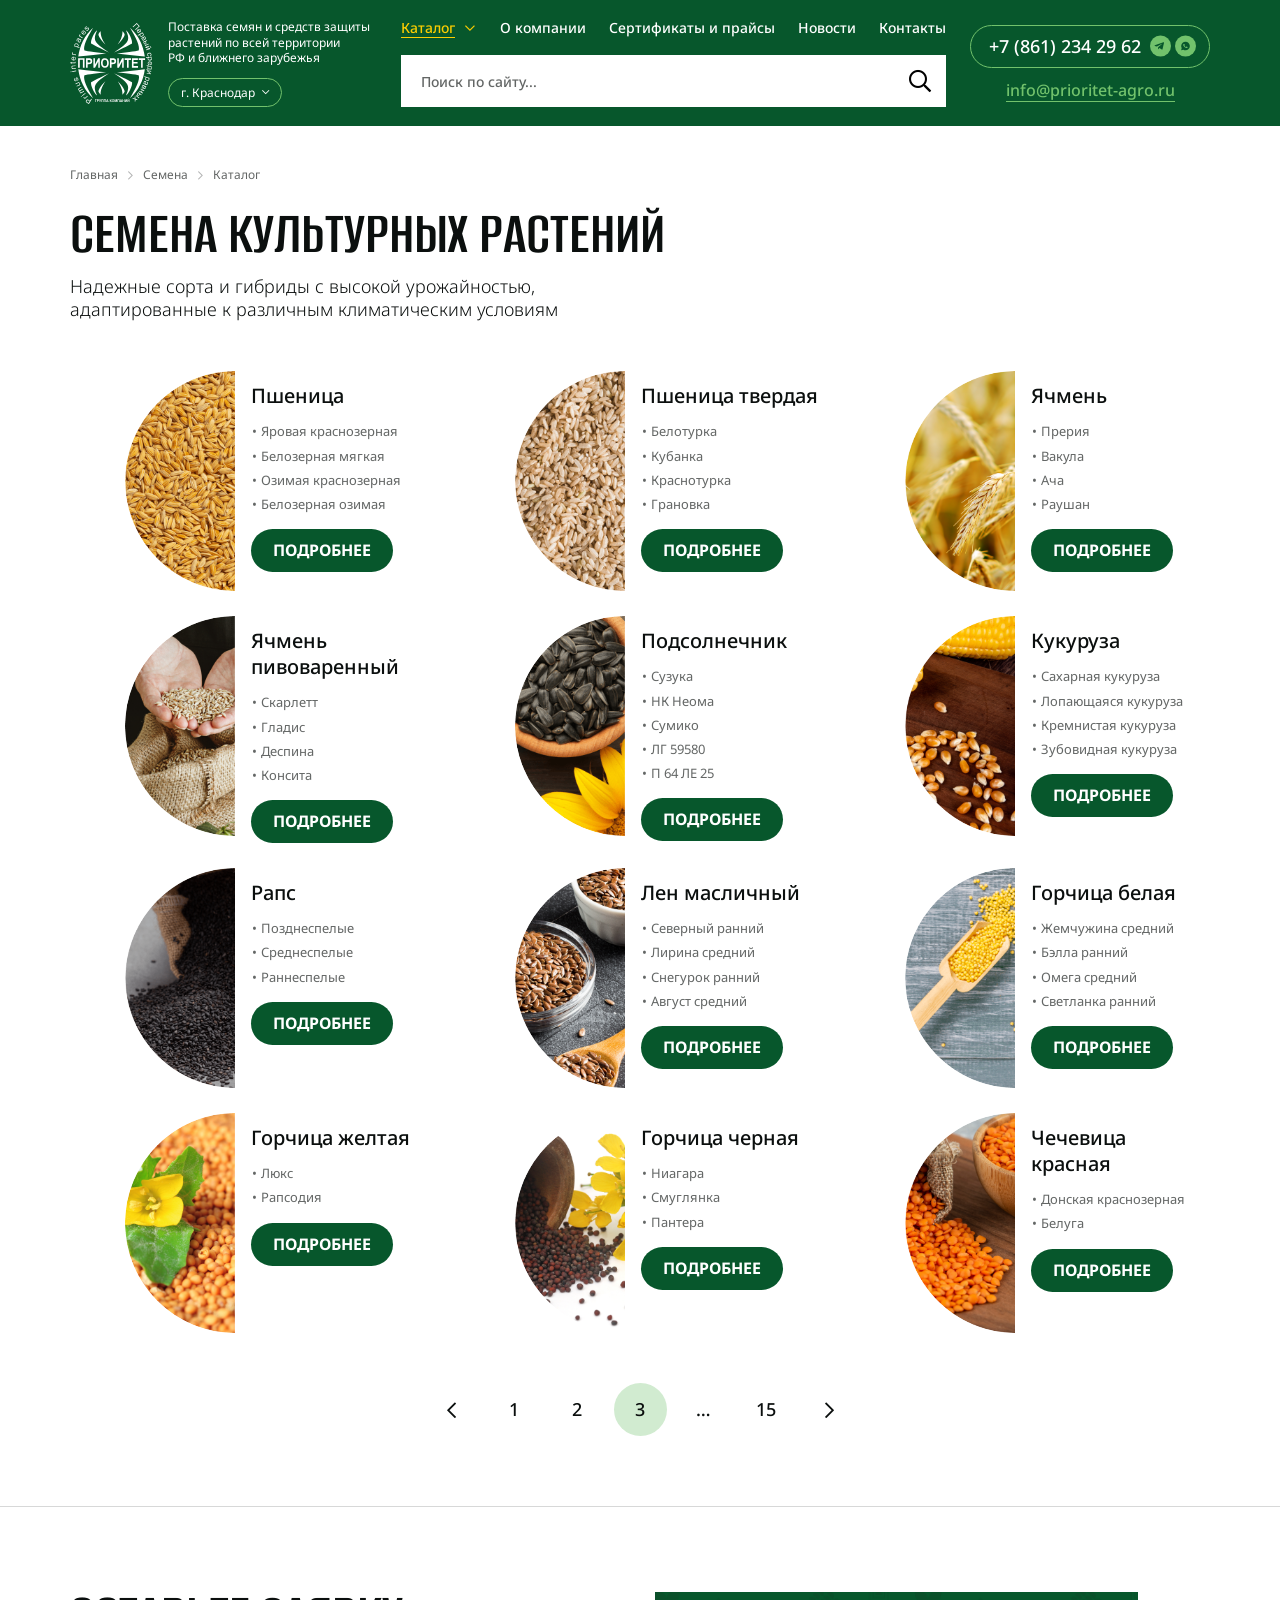
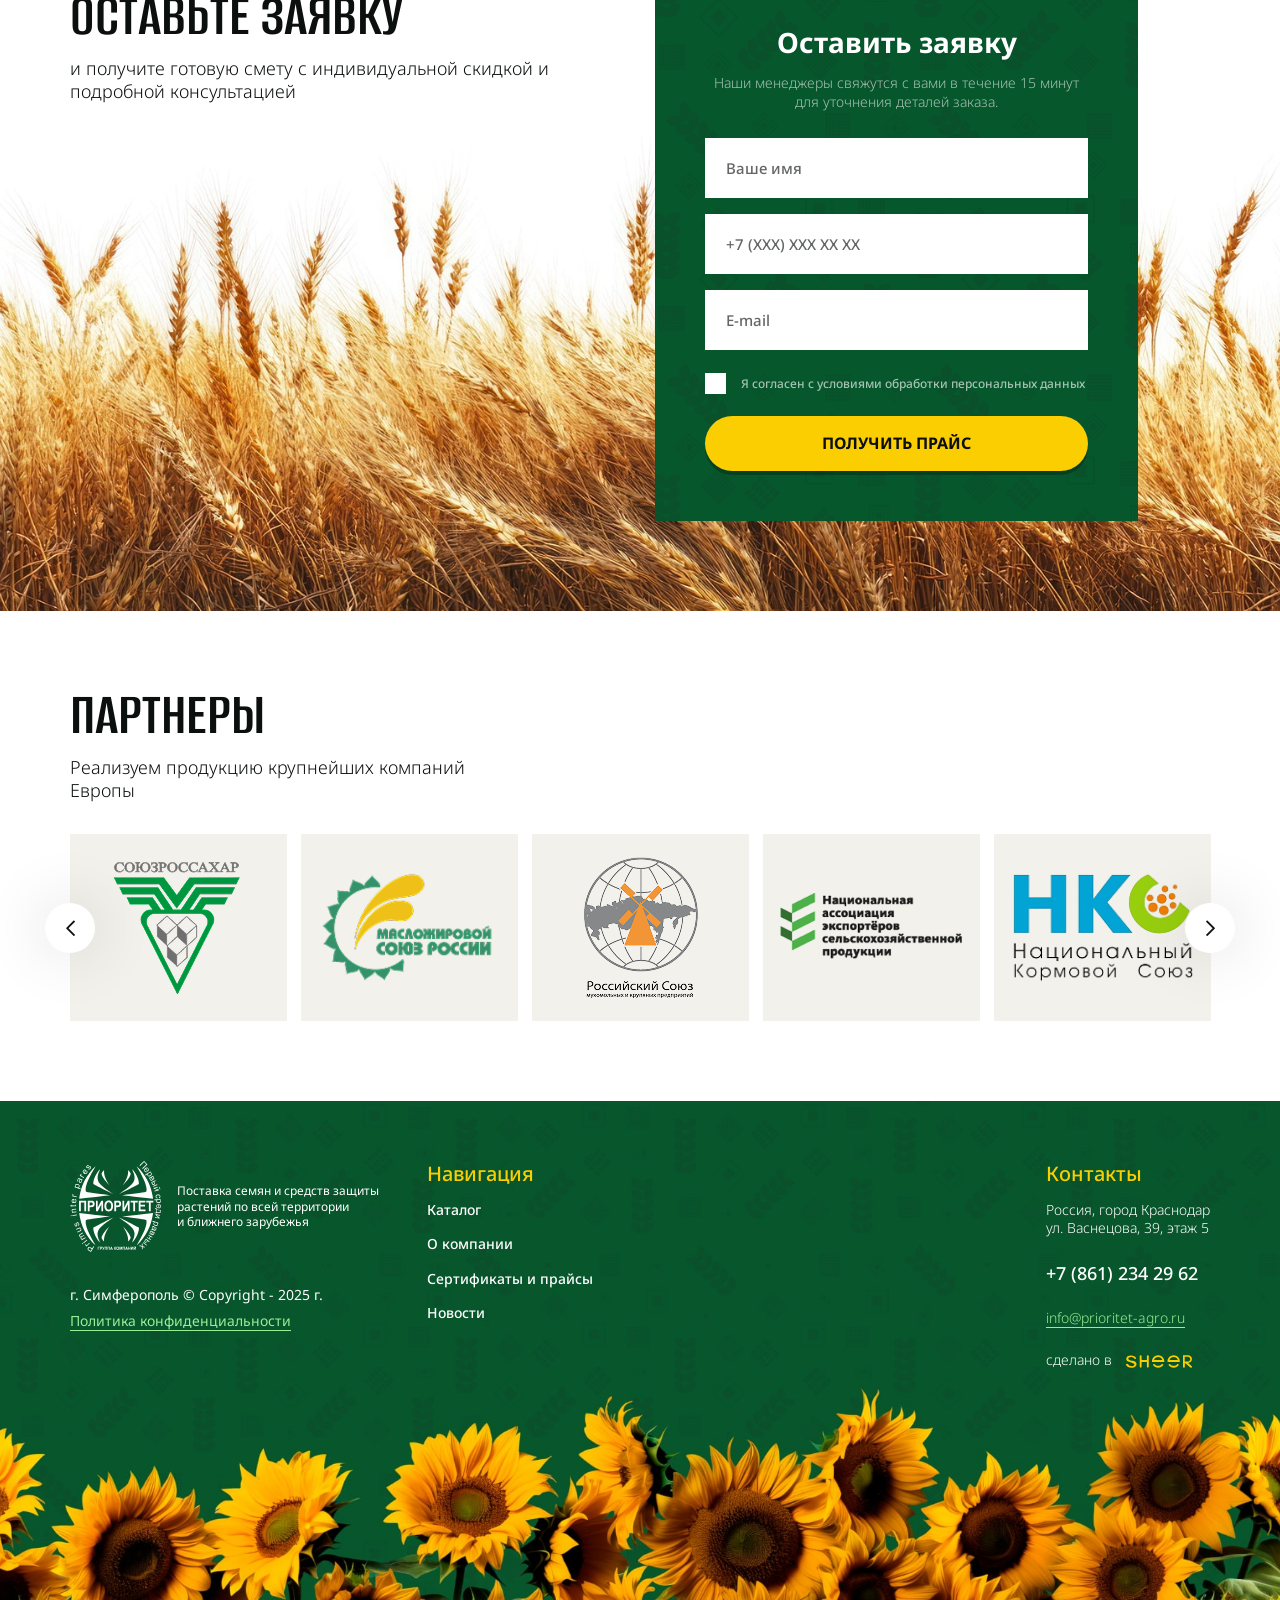
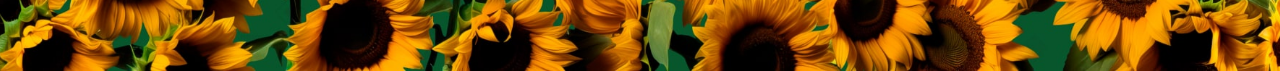
<file: catalog.html>
<!DOCTYPE html>
<!--[if lt IE 7]><html lang="ru" class="lt-ie9 lt-ie8 lt-ie7"><![endif]-->
<!--[if IE 7]><html lang="ru" class="lt-ie9 lt-ie8"><![endif]-->
<!--[if IE 8]><html lang="ru" class="lt-ie9"><![endif]-->
<!--[if gt IE 8]><!-->
<html lang="ru">
<!--<![endif]-->
<head>
	<meta charset="utf-8" />
	<title>Заголовок</title>
	<meta http-equiv="X-UA-Compatible" content="IE=edge" />
	<meta name="viewport" content="width=device-width, initial-scale=1, maximum-scale=1">
	<meta name="format-detection" content="telephone=no" />
	<link rel="shortcut icon" href="favicon.png" />
	<link rel="stylesheet" href="libs/bootstrap/bootstrap-grid.css" />
	<link rel="stylesheet" href="libs/fontawesome-free-5.12.0-web/css/all.min.css" />
	<link rel="stylesheet" href="libs/fancybox-master/dist/jquery.fancybox.min.css" />
	<link rel="stylesheet" href="libs/slick-1.5.9/slick/slick.css" />
	<link rel="stylesheet" href="css/fonts.css" />
	<link rel="stylesheet" href="css/main.css?ver=1.4" />
	<link rel="stylesheet" href="css/media.css?ver=1.4" />
</head>
<body>

	<div class="wrapper wrapper_page">

		<header class="header default">
			<div class="container">
				<div class="header__wrapper">
					<span class='sandwich'>
						<span class='sw-topper'></span>
						<span class='sw-bottom'></span>
						<span class='sw-footer'></span>
					</span>
					<div class="logo-wrap">
						<a href="#" class="logo">
							<img src="img/logo.svg" alt="alt">
						</a>
						<div class="logo-wrap__content">
							<div class="logo-descr">Поставка семян и средств защиты растений по всей территории <br>РФ и ближнего зарубежья</div>
							<div class="location-main">
								<div class="location-main__value">г. Краснодар <i class="far fa-chevron-down"></i></div>
							</div>
						</div>
					</div>
					<div class="header__center">
						<ul class="menu">
							<li class="menu__haschild active">
								<a href="#">Каталог</a>
								<ul>
									<li class="menu__haschild">
										<a href="#">Наше производство</a>
										<ul>
											<li><a href="#">Защита растений</a></li>
										</ul>
									</li>
									<li class="menu__haschild">
										<a href="#">Дистрибьюция</a>
										<ul>
											<li><a href="#">Дистрибьюция</a></li>
										</ul>
									</li>
								</ul>
							</li>
							<li><a href="#">О компании</a></li>
							<li><a href="#">Сертификаты и прайсы</a></li>
							<li><a href="#">Новости</a></li>
							<li><a href="#">Контакты</a></li>
						</ul>
						<div class="search-main">
							<form>
								<input type="text" placeholder="Поиск по сайту..." required>
								<button class="btn-search">
									<i class="far fa-search"></i>
								</button>
							</form>
						</div>
					</div>
					<div class="header__right">
						<div class="contacts-unit">
							<a href="+78612342962" class="phone-main">+7 (861) 234 29 62</a>
							<ul class="socials-list">
								<li><a href="#" target="_blank"><img src="img/tg.svg" alt="alt"></a></li>
								<li><a href="#" target="_blank"><img src="img/wp.svg" alt="alt"></a></li>
							</ul>
						</div>
						<a href="mailto:info@prioritet-agro.ru" class="link-main">info@prioritet-agro.ru</a>
					</div>
					<a href="+78612342962" class="phone-mob"><i class="fal fa-phone-alt"></i></a>
				</div>
			</div>
			<div class="menu-mobile">
				<div class="search-main">
					<form>
						<input type="text" placeholder="Поиск по сайту..." required>
						<button class="btn-search">
							<i class="far fa-search"></i>
						</button>
					</form>
				</div>
				<ul class="menu">
					<li class="menu__haschild">
						<a href="#">Каталог</a>
						<ul>
							<li class="menu__haschild">
								<a href="#">Наше производство</a>
								<ul>
									<li><a href="#">Защита растений</a></li>
								</ul>
							</li>
							<li class="menu__haschild">
								<a href="#">Дистрибьюция</a>
								<ul>
									<li><a href="#">Дистрибьюция</a></li>
								</ul>
							</li>
						</ul>
					</li>
					<li><a href="#">О компании</a></li>
					<li><a href="#">Сертификаты и прайсы</a></li>
					<li><a href="#">Новости</a></li>
					<li><a href="#">Контакты</a></li>
				</ul>
				<div class="header__right">
					<div class="contacts-unit">
						<a href="+78612342962" class="phone-main">+7 (861) 234 29 62</a>
						<ul class="socials-list">
							<li><a href="#" target="_blank"><img src="img/tg.svg" alt="alt"></a></li>
							<li><a href="#" target="_blank"><img src="img/wp.svg" alt="alt"></a></li>
						</ul>
					</div>
					<a href="mailto:info@prioritet-agro.ru" class="link-main">info@prioritet-agro.ru</a>
				</div>
			</div>
			<div class="menu-overlay"></div>
		</header>

		<section class="page-catalog">
			<div class="container">
				<ul class="breadcrumbs">
					<li><a href="#">Главная</a></li>
					<li><a href="#">Семена</a></li>
					<li>Каталог</li>
				</ul>
				<div class="head-catalog">
					<h1 class="title-section">Семена культурных растений</h1>
					<div class="title-min">Надежные сорта и гибриды с высокой урожайностью, адаптированные к различным климатическим условиям</div>
				</div>
				<div class="row row_catalog">
					<div class="col-lg-4 col-md-6">
						<div class="item-catalog item-catalog_main">
							<a href="#" class="item-catalog__image">
								<img src="img/catalog_main1.png" alt="alt">
							</a>
							<div class="item-catalog__content">
								<a href="#" class="item-catalog__title">Пшеница</a>
								<div class="item-catalog__text">
									<ul>
										<li>Яровая краснозерная</li>
										<li>Белозерная мягкая</li>
										<li>Озимая краснозерная</li>
										<li>Белозерная озимая</li>
									</ul>	
								</div>
								<a href="#" class="btn-main btn-main_page">подробнее</a>
							</div>
						</div>
					</div>
					<div class="col-lg-4 col-md-6">
						<div class="item-catalog item-catalog_main">
							<a href="#" class="item-catalog__image">
								<img src="img/catalog_main7.png" alt="alt">
							</a>
							<div class="item-catalog__content">
								<a href="#" class="item-catalog__title">Пшеница твердая</a>
								<div class="item-catalog__text">
									<ul>
										<li>Белотурка</li>
										<li>Кубанка</li>
										<li>Краснотурка</li>
										<li>Грановка</li>
									</ul>	
								</div>
								<a href="#" class="btn-main btn-main_page">подробнее</a>
							</div>
						</div>
					</div>
					<div class="col-lg-4 col-md-6">
						<div class="item-catalog item-catalog_main">
							<a href="#" class="item-catalog__image">
								<img src="img/catalog_main2.png" alt="alt">
							</a>
							<div class="item-catalog__content">
								<a href="#" class="item-catalog__title">Ячмень</a>
								<div class="item-catalog__text">
									<ul>
										<li>Прерия</li>
										<li>Вакула</li>
										<li>Ача</li>
										<li>Раушан</li>
									</ul>	
								</div>
								<a href="#" class="btn-main btn-main_page">подробнее</a>
							</div>
						</div>
					</div>
					<div class="col-lg-4 col-md-6">
						<div class="item-catalog item-catalog_main">
							<a href="#" class="item-catalog__image">
								<img src="img/catalog_main8.png" alt="alt">
							</a>
							<div class="item-catalog__content">
								<a href="#" class="item-catalog__title">Ячмень пивоваренный</a>
								<div class="item-catalog__text">
									<ul>
										<li>Скарлетт</li>
										<li>Гладис</li>
										<li>Деспина</li>
										<li>Консита</li>
									</ul>	
								</div>
								<a href="#" class="btn-main btn-main_page">подробнее</a>
							</div>
						</div>
					</div>
					<div class="col-lg-4 col-md-6">
						<div class="item-catalog item-catalog_main">
							<a href="#" class="item-catalog__image">
								<img src="img/catalog_main4.png" alt="alt">
							</a>
							<div class="item-catalog__content">
								<a href="#" class="item-catalog__title">Подсолнечник</a>
								<div class="item-catalog__text">
									<ul>
										<li>Сузука</li>
										<li>НК Неома</li>
										<li>Сумико</li>
										<li>ЛГ 59580</li>
										<li>П 64 ЛЕ 25</li>
									</ul>	
								</div>
								<a href="#" class="btn-main btn-main_page">подробнее</a>
							</div>
						</div>
					</div>
					<div class="col-lg-4 col-md-6">
						<div class="item-catalog item-catalog_main">
							<a href="#" class="item-catalog__image">
								<img src="img/catalog_main9.png" alt="alt">
							</a>
							<div class="item-catalog__content">
								<a href="#" class="item-catalog__title">Кукуруза</a>
								<div class="item-catalog__text">
									<ul>
										<li>Сахарная кукуруза</li>
										<li>Лопающаяся кукуруза</li>
										<li>Кремнистая кукуруза</li>
										<li>Зубовидная кукуруза</li>
									</ul>	
								</div>
								<a href="#" class="btn-main btn-main_page">подробнее</a>
							</div>
						</div>
					</div>
					<div class="col-lg-4 col-md-6">
						<div class="item-catalog item-catalog_main">
							<a href="#" class="item-catalog__image">
								<img src="img/catalog_main5.png" alt="alt">
							</a>
							<div class="item-catalog__content">
								<a href="#" class="item-catalog__title">Рапс</a>
								<div class="item-catalog__text">
									<ul>
										<li>Позднеспелые</li>
										<li>Среднеспелые</li>
										<li>Раннеспелые</li>
									</ul>	
								</div>
								<a href="#" class="btn-main btn-main_page">подробнее</a>
							</div>
						</div>
					</div>
					<div class="col-lg-4 col-md-6">
						<div class="item-catalog item-catalog_main">
							<a href="#" class="item-catalog__image">
								<img src="img/catalog_main10.png" alt="alt">
							</a>
							<div class="item-catalog__content">
								<a href="#" class="item-catalog__title">Лен масличный</a>
								<div class="item-catalog__text">
									<ul>
										<li>Северный ранний</li>
										<li>Лирина средний</li>
										<li>Снегурок ранний</li>
										<li>Август средний</li>
									</ul>	
								</div>
								<a href="#" class="btn-main btn-main_page">подробнее</a>
							</div>
						</div>
					</div>
					<div class="col-lg-4 col-md-6">
						<div class="item-catalog item-catalog_main">
							<a href="#" class="item-catalog__image">
								<img src="img/catalog_main6.png" alt="alt">
							</a>
							<div class="item-catalog__content">
								<a href="#" class="item-catalog__title">Горчица белая</a>
								<div class="item-catalog__text">
									<ul>
										<li>Жемчужина средний</li>
										<li>Бэлла ранний</li>
										<li>Омега средний</li>
										<li>Светланка ранний</li>
									</ul>	
								</div>
								<a href="#" class="btn-main btn-main_page">подробнее</a>
							</div>
						</div>
					</div>
					<div class="col-lg-4 col-md-6">
						<div class="item-catalog item-catalog_main">
							<a href="#" class="item-catalog__image">
								<img src="img/catalog_main11.png" alt="alt">
							</a>
							<div class="item-catalog__content">
								<a href="#" class="item-catalog__title">Горчица желтая</a>
								<div class="item-catalog__text">
									<ul>
										<li>Люкс</li>
										<li>Рапсодия</li>
									</ul>	
								</div>
								<a href="#" class="btn-main btn-main_page">подробнее</a>
							</div>
						</div>
					</div>
					<div class="col-lg-4 col-md-6">
						<div class="item-catalog item-catalog_main">
							<a href="#" class="item-catalog__image">
								<img src="img/catalog_main12.png" alt="alt">
							</a>
							<div class="item-catalog__content">
								<a href="#" class="item-catalog__title">Горчица черная</a>
								<div class="item-catalog__text">
									<ul>
										<li>Ниагара</li>
										<li>Смуглянка</li>
										<li>Пантера</li>
									</ul>	
								</div>
								<a href="#" class="btn-main btn-main_page">подробнее</a>
							</div>
						</div>
					</div>
					<div class="col-lg-4 col-md-6">
						<div class="item-catalog item-catalog_main">
							<a href="#" class="item-catalog__image">
								<img src="img/catalog_main13.png" alt="alt">
							</a>
							<div class="item-catalog__content">
								<a href="#" class="item-catalog__title">Чечевица красная</a>
								<div class="item-catalog__text">
									<ul>
										<li>Донская краснозерная</li>
										<li>Белуга</li>
									</ul>	
								</div>
								<a href="#" class="btn-main btn-main_page">подробнее</a>
							</div>
						</div>
					</div>
				</div>
				<div class="pager">
					<a class="prev page-numbers" href="#"><i class="far fa-chevron-left"></i></a>
					<a class="page-numbers" href="#">1</a> 
					<a class="page-numbers" href="#">2</a> 
					<span aria-current="page" class="page-numbers current" href="#">3</span> 
					<span class="page-numbers dots">…</span> 
					<a class="page-numbers" href="#">15</a> 
					<a class="next page-numbers" href="#"><i class="far fa-chevron-right"></i></a>
				</div>
			</div>
		</section>

		<section class="callback">
			<div class="container">
				<div class="row">
					<div class="col-lg-6">
						<h2 class="title-section">Оставьте заявку</h2>
						<div class="title-min">и получите готовую смету с индивидуальной скидкой и подробной консультацией</div>
					</div>
					<div class="col-lg-6">
						<div class="form-page">
							<div class="title-form">Оставить заявку</div>
							<div class="descr-form">Наши менеджеры свяжутся с вами в течение 15 минут для уточнения деталей заказа.</div>
							<form>
								<div class="item-form">
									<input type="text" placeholder="Ваше имя" required>
								</div>
								<div class="item-form">
									<input type="tel" placeholder="+7 (ХХХ) ХХХ ХХ ХХ" class="input-phone" inputmode="numeric" required>
								</div>
								<div class="item-form">
									<input type="email" placeholder="E-mail" required>
								</div>
								<div class="checkbox">
									<label>
										<input type="checkbox" required/>
										<span>Я согласен с условиями обработки персональных данных</span>
									</label>
								</div>
								<input type="submit" value="Получить прайс" class="btn-main">
							</form>
						</div>
					</div>
				</div>
			</div>
		</section>

		<section class="partners">
			<div class="container">
				<h2 class="title-section">Партнеры</h2>
				<div class="title-min">Реализуем продукцию крупнейших компаний Европы</div>
				<div class="slider-partners">
					<div>
						<div class="item-partner">
							<img src="img/partner1.png" alt="alt">
						</div>	
					</div>
					<div>
						<div class="item-partner">
							<img src="img/partner2.png" alt="alt">
						</div>	
					</div>
					<div>
						<div class="item-partner">
							<img src="img/partner3.png" alt="alt">
						</div>	
					</div>
					<div>
						<div class="item-partner">
							<img src="img/partner4.png" alt="alt">
						</div>	
					</div>
					<div>
						<div class="item-partner">
							<img src="img/partner5.png" alt="alt">
						</div>	
					</div>
					<div>
						<div class="item-partner">
							<img src="img/partner1.png" alt="alt">
						</div>	
					</div>
					<div>
						<div class="item-partner">
							<img src="img/partner2.png" alt="alt">
						</div>	
					</div>
					<div>
						<div class="item-partner">
							<img src="img/partner3.png" alt="alt">
						</div>	
					</div>
				</div>
			</div>
		</section>

		<footer class="footer">
			<div class="container">
				<div class="row">
					<div class="col-lg-4">
						<div class="logo-wrap">
							<a href="#" class="logo">
								<img src="img/logo.svg" alt="alt">
							</a>
							<div class="logo-wrap__content">
								<div class="logo-descr">Поставка семян и средств защиты растений по всей территории <br> и ближнего зарубежья</div>
							</div>
						</div>
						<div class="footer__info">
							<div class="copyright">г. Симферополь © Copyright - 2025 г.</div>
							<a href="#" class="footer__link">Политика конфиденциальности</a>
						</div>
					</div>
					<div class="col-lg-4 col-6">
						<div class="footer__column">
							<div class="footer__title">Навигация</div>
							<ul class="footer__nav">
								<li><a href="#">Каталог</a></li>
								<li><a href="#">О компании</a></li>
								<li><a href="#">Сертификаты и прайсы</a></li>
								<li><a href="#">Новости</a></li>
							</ul>
						</div>
					</div>
					<div class="col-lg-4 col-6">
						<div class="footer__right">
							<div class="footer__contacts">
								<div class="footer__title">Контакты</div>
								<p>Россия, город Краснодар <br>ул. Васнецова, 39, этаж 5</p>
								<p><a href="tel:+78612342962" class="phone-main">+7 (861) 234 29 62</a></p>
								<p><a href="mailto:info@prioritet-agro.ru" class="footer__link">info@prioritet-agro.ru</a></p>
								<p>сделано в <a href="#" target="_blank"><img src="img/sheer.svg" alt="alt"></a></p>
							</div>
						</div>
					</div>
				</div>
			</div>
		</footer>
		
	</div>

	<div id="modal-callback" class="modal-block">
		<div class="form-page">
			<div class="title-form">Оставить заявку</div>
			<div class="descr-form">Наши менеджеры свяжутся с вами в течение 15 минут для уточнения деталей заказа.</div>
			<form>
				<div class="item-form">
					<input type="text" placeholder="Ваше имя" required>
				</div>
				<div class="item-form">
					<input type="tel" placeholder="+7 (ХХХ) ХХХ ХХ ХХ" class="input-phone" inputmode="numeric" required>
				</div>
				<div class="item-form">
					<input type="email" placeholder="E-mail" required>
				</div>
				<div class="item-form">
					<textarea placeholder="Комментарий"></textarea>
				</div>
				<div class="checkbox">
					<label>
						<input type="checkbox" required/>
						<span>Я согласен с условиями обработки персональных данных</span>
					</label>
				</div>
				<input type="submit" value="Отправить" class="btn-main">
			</form>
		</div>
	</div>

	<!--[if lt IE 9]>
	<script src="libs/html5shiv/es5-shim.min.js"></script>
	<script src="libs/html5shiv/html5shiv.min.js"></script>
	<script src="libs/html5shiv/html5shiv-printshiv.min.js"></script>
	<script src="libs/respond/respond.min.js"></script>
	<![endif]-->
	<script src="libs/jquery/jquery-3.6.0.min.js"></script>
	<script src="libs/jquery-mousewheel/jquery.mousewheel.min.js"></script>
	<script src="libs/fancybox-master/dist/jquery.fancybox.min.js"></script>
	<script src="libs/slick-1.5.9/slick/slick.min.js"></script>
	<script src="libs/scroll2id/PageScroll2id.min.js"></script>
	<script src="libs/mask/jquery.maskedinput.js"></script>
	<script src="libs/jQueryFormStyler-master/jquery.formstyler.min.js"></script>
	<script src="js/common.js?ver=1.4"></script>
	<!-- Yandex.Metrika counter --><!-- /Yandex.Metrika counter -->
	<!-- Google Analytics counter --><!-- /Google Analytics counter -->
</body>
</html>
</file>
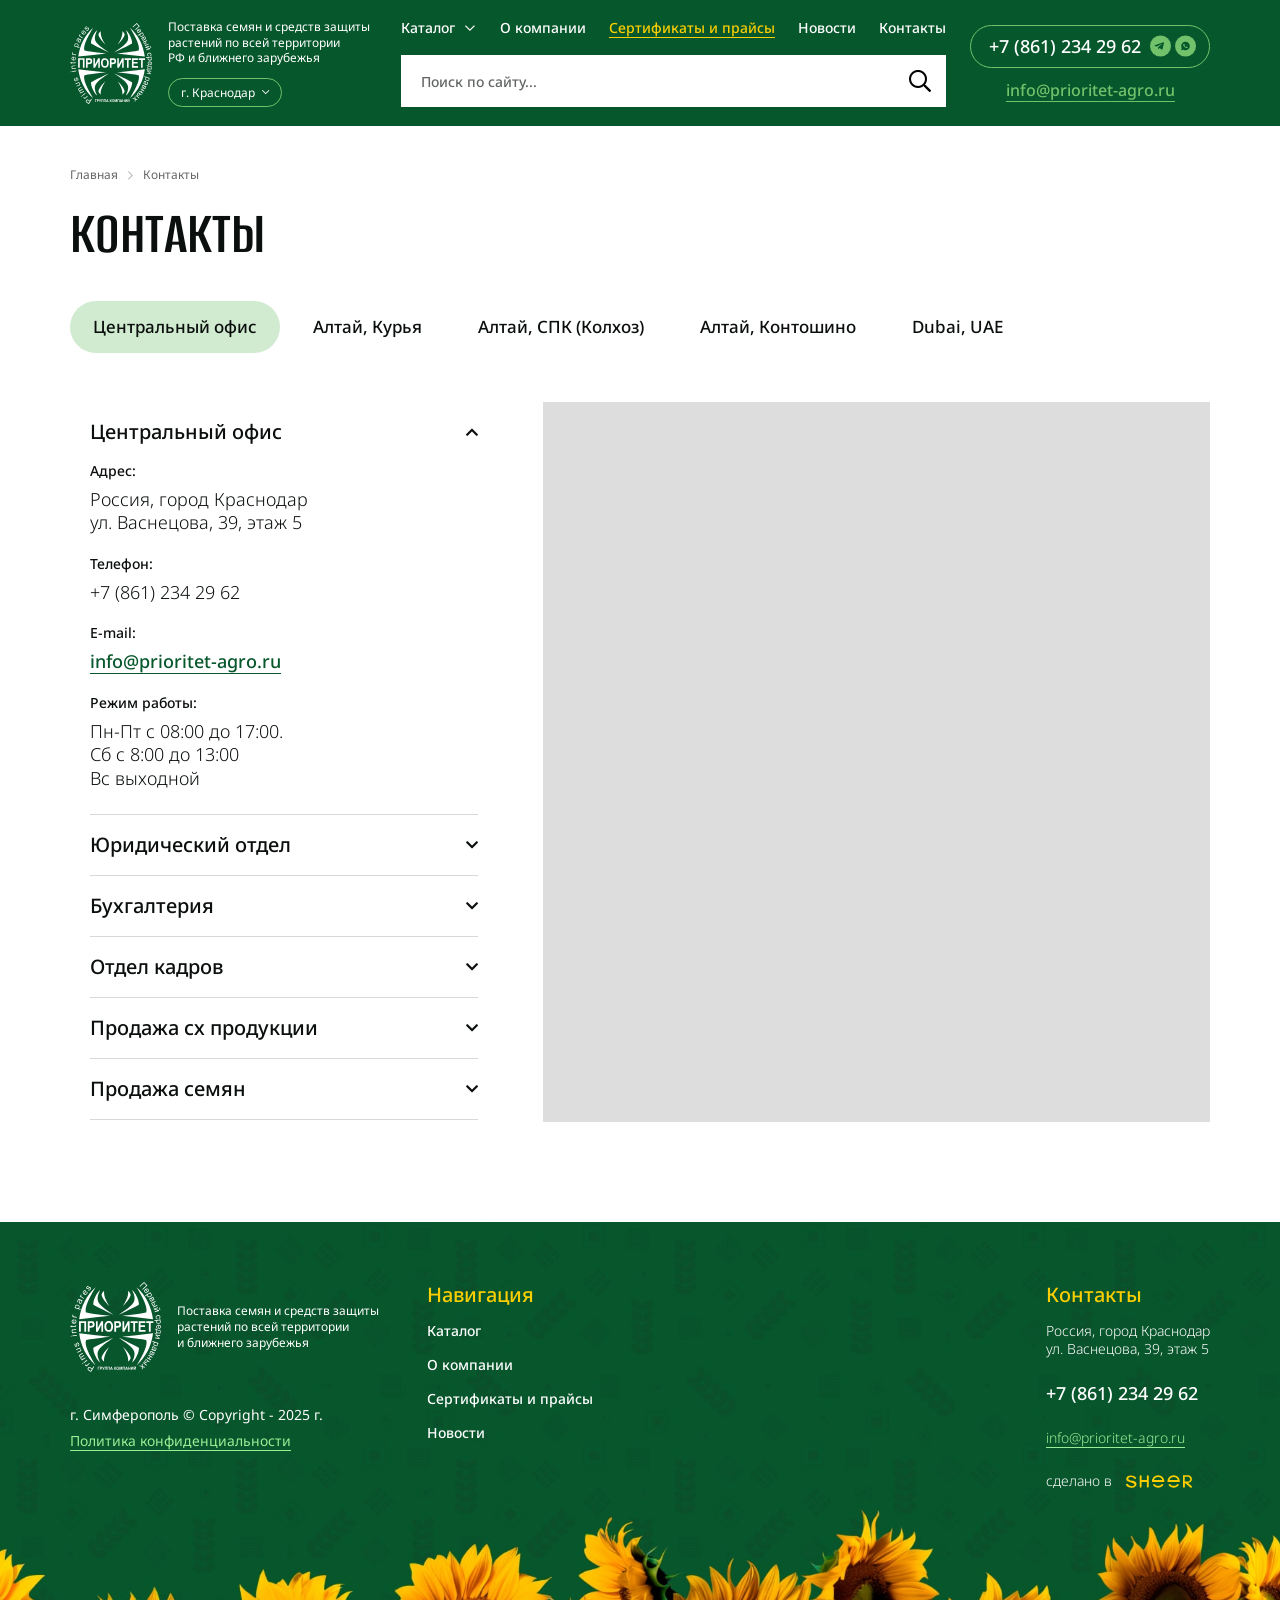
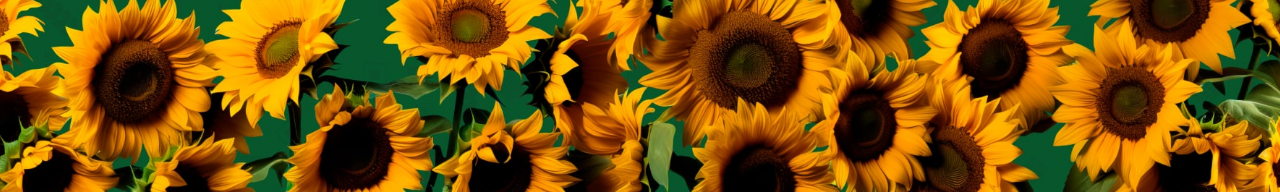
<file: contacts.html>
<!DOCTYPE html>
<!--[if lt IE 7]><html lang="ru" class="lt-ie9 lt-ie8 lt-ie7"><![endif]-->
<!--[if IE 7]><html lang="ru" class="lt-ie9 lt-ie8"><![endif]-->
<!--[if IE 8]><html lang="ru" class="lt-ie9"><![endif]-->
<!--[if gt IE 8]><!-->
<html lang="ru">
<!--<![endif]-->
<head>
	<meta charset="utf-8" />
	<title>Заголовок</title>
	<meta http-equiv="X-UA-Compatible" content="IE=edge" />
	<meta name="viewport" content="width=device-width, initial-scale=1, maximum-scale=1">
	<meta name="format-detection" content="telephone=no" />
	<link rel="shortcut icon" href="favicon.png" />
	<link rel="stylesheet" href="libs/bootstrap/bootstrap-grid.css" />
	<link rel="stylesheet" href="libs/fontawesome-free-5.12.0-web/css/all.min.css" />
	<link rel="stylesheet" href="libs/fancybox-master/dist/jquery.fancybox.min.css" />
	<link rel="stylesheet" href="libs/slick-1.5.9/slick/slick.css" />
	<link rel="stylesheet" href="css/fonts.css" />
	<link rel="stylesheet" href="css/main.css?ver=1.4" />
	<link rel="stylesheet" href="css/media.css?ver=1.4" />
</head>
<body>

	<div class="wrapper wrapper_page">

		<header class="header default">
			<div class="container">
				<div class="header__wrapper">
					<span class='sandwich'>
						<span class='sw-topper'></span>
						<span class='sw-bottom'></span>
						<span class='sw-footer'></span>
					</span>
					<div class="logo-wrap">
						<a href="#" class="logo">
							<img src="img/logo.svg" alt="alt">
						</a>
						<div class="logo-wrap__content">
							<div class="logo-descr">Поставка семян и средств защиты растений по всей территории <br>РФ и ближнего зарубежья</div>
							<div class="location-main">
								<div class="location-main__value">г. Краснодар <i class="far fa-chevron-down"></i></div>
							</div>
						</div>
					</div>
					<div class="header__center">
						<ul class="menu">
							<li class="menu__haschild">
								<a href="#">Каталог</a>
								<ul>
									<li class="menu__haschild">
										<a href="#">Наше производство</a>
										<ul>
											<li><a href="#">Защита растений</a></li>
										</ul>
									</li>
									<li class="menu__haschild">
										<a href="#">Дистрибьюция</a>
										<ul>
											<li><a href="#">Дистрибьюция</a></li>
										</ul>
									</li>
								</ul>
							</li>
							<li><a href="#">О компании</a></li>
							<li class="active"><a href="#">Сертификаты и прайсы</a></li>
							<li><a href="#">Новости</a></li>
							<li><a href="#">Контакты</a></li>
						</ul>
						<div class="search-main">
							<form>
								<input type="text" placeholder="Поиск по сайту..." required>
								<button class="btn-search">
									<i class="far fa-search"></i>
								</button>
							</form>
						</div>
					</div>
					<div class="header__right">
						<div class="contacts-unit">
							<a href="+78612342962" class="phone-main">+7 (861) 234 29 62</a>
							<ul class="socials-list">
								<li><a href="#" target="_blank"><img src="img/tg.svg" alt="alt"></a></li>
								<li><a href="#" target="_blank"><img src="img/wp.svg" alt="alt"></a></li>
							</ul>
						</div>
						<a href="mailto:info@prioritet-agro.ru" class="link-main">info@prioritet-agro.ru</a>
					</div>
					<a href="+78612342962" class="phone-mob"><i class="fal fa-phone-alt"></i></a>
				</div>
			</div>
			<div class="menu-mobile">
				<div class="search-main">
					<form>
						<input type="text" placeholder="Поиск по сайту..." required>
						<button class="btn-search">
							<i class="far fa-search"></i>
						</button>
					</form>
				</div>
				<ul class="menu">
					<li class="menu__haschild">
						<a href="#">Каталог</a>
						<ul>
							<li class="menu__haschild">
								<a href="#">Наше производство</a>
								<ul>
									<li><a href="#">Защита растений</a></li>
								</ul>
							</li>
							<li class="menu__haschild">
								<a href="#">Дистрибьюция</a>
								<ul>
									<li><a href="#">Дистрибьюция</a></li>
								</ul>
							</li>
						</ul>
					</li>
					<li><a href="#">О компании</a></li>
					<li><a href="#">Сертификаты и прайсы</a></li>
					<li><a href="#">Новости</a></li>
					<li><a href="#">Контакты</a></li>
				</ul>
				<div class="header__right">
					<div class="contacts-unit">
						<a href="+78612342962" class="phone-main">+7 (861) 234 29 62</a>
						<ul class="socials-list">
							<li><a href="#" target="_blank"><img src="img/tg.svg" alt="alt"></a></li>
							<li><a href="#" target="_blank"><img src="img/wp.svg" alt="alt"></a></li>
						</ul>
					</div>
					<a href="mailto:info@prioritet-agro.ru" class="link-main">info@prioritet-agro.ru</a>
				</div>
			</div>
			<div class="menu-overlay"></div>
		</header>

		<section class="page-contacts">
			<div class="container">
				<ul class="breadcrumbs">
					<li><a href="#">Главная</a></li>
					<li>Контакты</li>
				</ul>
				<h1 class="title-section">Контакты</h1>
				<ul class="tabs tabs_page">
					<li class="active"><a href="#tab1" class="location_1">Центральный офис</a></li>
					<li><a href="#tab2" class="location_2">Алтай, Курья</a></li>
					<li><a href="#tab3" class="location_3">Алтай, СПК (Колхоз)</a></li>
					<li><a href="#tab4" class="location_4">Алтай, Контошино</a></li>
					<li><a href="#tab5" class="location_5">Dubai, UAE</a></li>
				</ul>
				<div class="row">
					<div class="col-lg-5">
						<div class="tab-container">
							<div class="tab-pane" id="tab1">
								<div class="unit-contact location_1_1 active">
									<div class="unit-contact__head">Центральный офис <i class="fas fa-chevron-down"></i></div>
									<div class="unit-contact__content" style="display: block;">
										<div class="item-contact">
											<div class="item-contact__title">Адрес:</div>
											<div class="item-contact__value">Россия, город Краснодар <br>ул. Васнецова, 39, этаж 5</div>
										</div>
										<div class="item-contact">
											<div class="item-contact__title">Телефон:</div>
											<div class="item-contact__value"><a href="+78612342962">+7 (861) 234 29 62</a></div>
										</div>
										<div class="item-contact">
											<div class="item-contact__title">E-mail:</div>
											<div class="item-contact__value"><a href="mailto:info@prioritet-agro.ru" class="item-contact__link">info@prioritet-agro.ru</a></div>
										</div>
										<div class="item-contact">
											<div class="item-contact__title">Режим работы:</div>
											<div class="item-contact__value">
												<p>Пн-Пт с 08:00 до 17:00.</p>
												<p>Сб с 8:00 до 13:00</p>
												<p>Вс выходной</p>
											</div>
										</div>
									</div>
								</div>
								<div class="unit-contact location_1_2">
									<div class="unit-contact__head">Юридический отдел <i class="fas fa-chevron-down"></i></div>
									<div class="unit-contact__content">
										<div class="item-contact">
											<div class="item-contact__title">Адрес:</div>
											<div class="item-contact__value">Россия, город Краснодар <br>ул. Васнецова, 39, этаж 5</div>
										</div>
										<div class="item-contact">
											<div class="item-contact__title">Телефон:</div>
											<div class="item-contact__value"><a href="+78612342962">+7 (861) 234 29 62</a></div>
										</div>
										<div class="item-contact">
											<div class="item-contact__title">E-mail:</div>
											<div class="item-contact__value"><a href="mailto:info@prioritet-agro.ru" class="item-contact__link">info@prioritet-agro.ru</a></div>
										</div>
										<div class="item-contact">
											<div class="item-contact__title">Режим работы:</div>
											<div class="item-contact__value">
												<p>Пн-Пт с 08:00 до 17:00.</p>
												<p>Сб с 8:00 до 13:00</p>
												<p>Вс выходной</p>
											</div>
										</div>
									</div>
								</div>
								<div class="unit-contact location_1_3">
									<div class="unit-contact__head">Бухгалтерия <i class="fas fa-chevron-down"></i></div>
									<div class="unit-contact__content">
										<div class="item-contact">
											<div class="item-contact__title">Адрес:</div>
											<div class="item-contact__value">Россия, город Краснодар <br>ул. Васнецова, 39, этаж 5</div>
										</div>
										<div class="item-contact">
											<div class="item-contact__title">Телефон:</div>
											<div class="item-contact__value"><a href="+78612342962">+7 (861) 234 29 62</a></div>
										</div>
										<div class="item-contact">
											<div class="item-contact__title">E-mail:</div>
											<div class="item-contact__value"><a href="mailto:info@prioritet-agro.ru" class="item-contact__link">info@prioritet-agro.ru</a></div>
										</div>
										<div class="item-contact">
											<div class="item-contact__title">Режим работы:</div>
											<div class="item-contact__value">
												<p>Пн-Пт с 08:00 до 17:00.</p>
												<p>Сб с 8:00 до 13:00</p>
												<p>Вс выходной</p>
											</div>
										</div>
									</div>
								</div>
								<div class="unit-contact location_1_4">
									<div class="unit-contact__head">Отдел кадров <i class="fas fa-chevron-down"></i></div>
									<div class="unit-contact__content">
										<div class="item-contact">
											<div class="item-contact__title">Адрес:</div>
											<div class="item-contact__value">Россия, город Краснодар <br>ул. Васнецова, 39, этаж 5</div>
										</div>
										<div class="item-contact">
											<div class="item-contact__title">Телефон:</div>
											<div class="item-contact__value"><a href="+78612342962">+7 (861) 234 29 62</a></div>
										</div>
										<div class="item-contact">
											<div class="item-contact__title">E-mail:</div>
											<div class="item-contact__value"><a href="mailto:info@prioritet-agro.ru" class="item-contact__link">info@prioritet-agro.ru</a></div>
										</div>
										<div class="item-contact">
											<div class="item-contact__title">Режим работы:</div>
											<div class="item-contact__value">
												<p>Пн-Пт с 08:00 до 17:00.</p>
												<p>Сб с 8:00 до 13:00</p>
												<p>Вс выходной</p>
											</div>
										</div>
									</div>
								</div>
								<div class="unit-contact location_1_5">
									<div class="unit-contact__head">Продажа сх продукции <i class="fas fa-chevron-down"></i></div>
									<div class="unit-contact__content">
										<div class="item-contact">
											<div class="item-contact__title">Адрес:</div>
											<div class="item-contact__value">Россия, город Краснодар <br>ул. Васнецова, 39, этаж 5</div>
										</div>
										<div class="item-contact">
											<div class="item-contact__title">Телефон:</div>
											<div class="item-contact__value"><a href="+78612342962">+7 (861) 234 29 62</a></div>
										</div>
										<div class="item-contact">
											<div class="item-contact__title">E-mail:</div>
											<div class="item-contact__value"><a href="mailto:info@prioritet-agro.ru" class="item-contact__link">info@prioritet-agro.ru</a></div>
										</div>
										<div class="item-contact">
											<div class="item-contact__title">Режим работы:</div>
											<div class="item-contact__value">
												<p>Пн-Пт с 08:00 до 17:00.</p>
												<p>Сб с 8:00 до 13:00</p>
												<p>Вс выходной</p>
											</div>
										</div>
									</div>
								</div>
								<div class="unit-contact location_1_6">
									<div class="unit-contact__head">Продажа семян <i class="fas fa-chevron-down"></i></div>
									<div class="unit-contact__content">
										<div class="item-contact">
											<div class="item-contact__title">Адрес:</div>
											<div class="item-contact__value">Россия, город Краснодар <br>ул. Васнецова, 39, этаж 5</div>
										</div>
										<div class="item-contact">
											<div class="item-contact__title">Телефон:</div>
											<div class="item-contact__value"><a href="+78612342962">+7 (861) 234 29 62</a></div>
										</div>
										<div class="item-contact">
											<div class="item-contact__title">E-mail:</div>
											<div class="item-contact__value"><a href="mailto:info@prioritet-agro.ru" class="item-contact__link">info@prioritet-agro.ru</a></div>
										</div>
										<div class="item-contact">
											<div class="item-contact__title">Режим работы:</div>
											<div class="item-contact__value">
												<p>Пн-Пт с 08:00 до 17:00.</p>
												<p>Сб с 8:00 до 13:00</p>
												<p>Вс выходной</p>
											</div>
										</div>
									</div>
								</div>
							</div>
							<div class="tab-pane" id="tab2">
								<div class="unit-contact location_2_1 active">
									<div class="unit-contact__head">Центральный офис <i class="fas fa-chevron-down"></i></div>
									<div class="unit-contact__content" style="display: block;">
										<div class="item-contact">
											<div class="item-contact__title">Адрес:</div>
											<div class="item-contact__value">Россия, город Краснодар <br>ул. Васнецова, 39, этаж 5</div>
										</div>
										<div class="item-contact">
											<div class="item-contact__title">Телефон:</div>
											<div class="item-contact__value"><a href="+78612342962">+7 (861) 234 29 62</a></div>
										</div>
										<div class="item-contact">
											<div class="item-contact__title">E-mail:</div>
											<div class="item-contact__value"><a href="mailto:info@prioritet-agro.ru" class="item-contact__link">info@prioritet-agro.ru</a></div>
										</div>
										<div class="item-contact">
											<div class="item-contact__title">Режим работы:</div>
											<div class="item-contact__value">
												<p>Пн-Пт с 08:00 до 17:00.</p>
												<p>Сб с 8:00 до 13:00</p>
												<p>Вс выходной</p>
											</div>
										</div>
									</div>
								</div>
								<div class="unit-contact location_2_2">
									<div class="unit-contact__head">Юридический отдел <i class="fas fa-chevron-down"></i></div>
									<div class="unit-contact__content">
										<div class="item-contact">
											<div class="item-contact__title">Адрес:</div>
											<div class="item-contact__value">Россия, город Краснодар <br>ул. Васнецова, 39, этаж 5</div>
										</div>
										<div class="item-contact">
											<div class="item-contact__title">Телефон:</div>
											<div class="item-contact__value"><a href="+78612342962">+7 (861) 234 29 62</a></div>
										</div>
										<div class="item-contact">
											<div class="item-contact__title">E-mail:</div>
											<div class="item-contact__value"><a href="mailto:info@prioritet-agro.ru" class="item-contact__link">info@prioritet-agro.ru</a></div>
										</div>
										<div class="item-contact">
											<div class="item-contact__title">Режим работы:</div>
											<div class="item-contact__value">
												<p>Пн-Пт с 08:00 до 17:00.</p>
												<p>Сб с 8:00 до 13:00</p>
												<p>Вс выходной</p>
											</div>
										</div>
									</div>
								</div>
							</div>
							<div class="tab-pane" id="tab3">
								<div class="unit-contact location_3_1 active">
									<div class="unit-contact__head">Центральный офис <i class="fas fa-chevron-down"></i></div>
									<div class="unit-contact__content" style="display: block;">
										<div class="item-contact">
											<div class="item-contact__title">Адрес:</div>
											<div class="item-contact__value">Россия, город Краснодар <br>ул. Васнецова, 39, этаж 5</div>
										</div>
										<div class="item-contact">
											<div class="item-contact__title">Телефон:</div>
											<div class="item-contact__value"><a href="+78612342962">+7 (861) 234 29 62</a></div>
										</div>
										<div class="item-contact">
											<div class="item-contact__title">E-mail:</div>
											<div class="item-contact__value"><a href="mailto:info@prioritet-agro.ru" class="item-contact__link">info@prioritet-agro.ru</a></div>
										</div>
										<div class="item-contact">
											<div class="item-contact__title">Режим работы:</div>
											<div class="item-contact__value">
												<p>Пн-Пт с 08:00 до 17:00.</p>
												<p>Сб с 8:00 до 13:00</p>
												<p>Вс выходной</p>
											</div>
										</div>
									</div>
								</div>
								<div class="unit-contact location_3_2">
									<div class="unit-contact__head">Юридический отдел <i class="fas fa-chevron-down"></i></div>
									<div class="unit-contact__content">
										<div class="item-contact">
											<div class="item-contact__title">Адрес:</div>
											<div class="item-contact__value">Россия, город Краснодар <br>ул. Васнецова, 39, этаж 5</div>
										</div>
										<div class="item-contact">
											<div class="item-contact__title">Телефон:</div>
											<div class="item-contact__value"><a href="+78612342962">+7 (861) 234 29 62</a></div>
										</div>
										<div class="item-contact">
											<div class="item-contact__title">E-mail:</div>
											<div class="item-contact__value"><a href="mailto:info@prioritet-agro.ru" class="item-contact__link">info@prioritet-agro.ru</a></div>
										</div>
										<div class="item-contact">
											<div class="item-contact__title">Режим работы:</div>
											<div class="item-contact__value">
												<p>Пн-Пт с 08:00 до 17:00.</p>
												<p>Сб с 8:00 до 13:00</p>
												<p>Вс выходной</p>
											</div>
										</div>
									</div>
								</div>
							</div>
							<div class="tab-pane" id="tab4">
								<div class="unit-contact location_4_1 active">
									<div class="unit-contact__head">Центральный офис <i class="fas fa-chevron-down"></i></div>
									<div class="unit-contact__content" style="display: block;">
										<div class="item-contact">
											<div class="item-contact__title">Адрес:</div>
											<div class="item-contact__value">Россия, город Краснодар <br>ул. Васнецова, 39, этаж 5</div>
										</div>
										<div class="item-contact">
											<div class="item-contact__title">Телефон:</div>
											<div class="item-contact__value"><a href="+78612342962">+7 (861) 234 29 62</a></div>
										</div>
										<div class="item-contact">
											<div class="item-contact__title">E-mail:</div>
											<div class="item-contact__value"><a href="mailto:info@prioritet-agro.ru" class="item-contact__link">info@prioritet-agro.ru</a></div>
										</div>
										<div class="item-contact">
											<div class="item-contact__title">Режим работы:</div>
											<div class="item-contact__value">
												<p>Пн-Пт с 08:00 до 17:00.</p>
												<p>Сб с 8:00 до 13:00</p>
												<p>Вс выходной</p>
											</div>
										</div>
									</div>
								</div>
								<div class="unit-contact location_4_2">
									<div class="unit-contact__head">Юридический отдел <i class="fas fa-chevron-down"></i></div>
									<div class="unit-contact__content">
										<div class="item-contact">
											<div class="item-contact__title">Адрес:</div>
											<div class="item-contact__value">Россия, город Краснодар <br>ул. Васнецова, 39, этаж 5</div>
										</div>
										<div class="item-contact">
											<div class="item-contact__title">Телефон:</div>
											<div class="item-contact__value"><a href="+78612342962">+7 (861) 234 29 62</a></div>
										</div>
										<div class="item-contact">
											<div class="item-contact__title">E-mail:</div>
											<div class="item-contact__value"><a href="mailto:info@prioritet-agro.ru" class="item-contact__link">info@prioritet-agro.ru</a></div>
										</div>
										<div class="item-contact">
											<div class="item-contact__title">Режим работы:</div>
											<div class="item-contact__value">
												<p>Пн-Пт с 08:00 до 17:00.</p>
												<p>Сб с 8:00 до 13:00</p>
												<p>Вс выходной</p>
											</div>
										</div>
									</div>
								</div>
							</div>
							<div class="tab-pane" id="tab5">
								<div class="unit-contact location_5_1 active">
									<div class="unit-contact__head">Центральный офис <i class="fas fa-chevron-down"></i></div>
									<div class="unit-contact__content" style="display: block;">
										<div class="item-contact">
											<div class="item-contact__title">Адрес:</div>
											<div class="item-contact__value">Россия, город Краснодар <br>ул. Васнецова, 39, этаж 5</div>
										</div>
										<div class="item-contact">
											<div class="item-contact__title">Телефон:</div>
											<div class="item-contact__value"><a href="+78612342962">+7 (861) 234 29 62</a></div>
										</div>
										<div class="item-contact">
											<div class="item-contact__title">E-mail:</div>
											<div class="item-contact__value"><a href="mailto:info@prioritet-agro.ru" class="item-contact__link">info@prioritet-agro.ru</a></div>
										</div>
										<div class="item-contact">
											<div class="item-contact__title">Режим работы:</div>
											<div class="item-contact__value">
												<p>Пн-Пт с 08:00 до 17:00.</p>
												<p>Сб с 8:00 до 13:00</p>
												<p>Вс выходной</p>
											</div>
										</div>
									</div>
								</div>
								<div class="unit-contact location_5_2">
									<div class="unit-contact__head">Юридический отдел <i class="fas fa-chevron-down"></i></div>
									<div class="unit-contact__content">
										<div class="item-contact">
											<div class="item-contact__title">Адрес:</div>
											<div class="item-contact__value">Россия, город Краснодар <br>ул. Васнецова, 39, этаж 5</div>
										</div>
										<div class="item-contact">
											<div class="item-contact__title">Телефон:</div>
											<div class="item-contact__value"><a href="+78612342962">+7 (861) 234 29 62</a></div>
										</div>
										<div class="item-contact">
											<div class="item-contact__title">E-mail:</div>
											<div class="item-contact__value"><a href="mailto:info@prioritet-agro.ru" class="item-contact__link">info@prioritet-agro.ru</a></div>
										</div>
										<div class="item-contact">
											<div class="item-contact__title">Режим работы:</div>
											<div class="item-contact__value">
												<p>Пн-Пт с 08:00 до 17:00.</p>
												<p>Сб с 8:00 до 13:00</p>
												<p>Вс выходной</p>
											</div>
										</div>
									</div>
								</div>
							</div>
						</div>
					</div>
					<div class="col-lg-7">
						<div id="map-contacts"></div>
					</div>
				</div>
			</div>
		</section>

		<footer class="footer">
			<div class="container">
				<div class="row">
					<div class="col-lg-4">
						<div class="logo-wrap">
							<a href="#" class="logo">
								<img src="img/logo.svg" alt="alt">
							</a>
							<div class="logo-wrap__content">
								<div class="logo-descr">Поставка семян и средств защиты растений по всей территории <br> и ближнего зарубежья</div>
							</div>
						</div>
						<div class="footer__info">
							<div class="copyright">г. Симферополь © Copyright - 2025 г.</div>
							<a href="#" class="footer__link">Политика конфиденциальности</a>
						</div>
					</div>
					<div class="col-lg-4 col-6">
						<div class="footer__column">
							<div class="footer__title">Навигация</div>
							<ul class="footer__nav">
								<li><a href="#">Каталог</a></li>
								<li><a href="#">О компании</a></li>
								<li><a href="#">Сертификаты и прайсы</a></li>
								<li><a href="#">Новости</a></li>
							</ul>
						</div>
					</div>
					<div class="col-lg-4 col-6">
						<div class="footer__right">
							<div class="footer__contacts">
								<div class="footer__title">Контакты</div>
								<p>Россия, город Краснодар <br>ул. Васнецова, 39, этаж 5</p>
								<p><a href="tel:+78612342962" class="phone-main">+7 (861) 234 29 62</a></p>
								<p><a href="mailto:info@prioritet-agro.ru" class="footer__link">info@prioritet-agro.ru</a></p>
								<p>сделано в <a href="#" target="_blank"><img src="img/sheer.svg" alt="alt"></a></p>
							</div>
						</div>
					</div>
				</div>
			</div>
		</footer>
		
	</div>

	<div id="modal-callback" class="modal-block">
		<div class="form-page">
			<div class="title-form">Оставить заявку</div>
			<div class="descr-form">Наши менеджеры свяжутся с вами в течение 15 минут для уточнения деталей заказа.</div>
			<form>
				<div class="item-form">
					<input type="text" placeholder="Ваше имя" required>
				</div>
				<div class="item-form">
					<input type="tel" placeholder="+7 (ХХХ) ХХХ ХХ ХХ" class="input-phone" inputmode="numeric" required>
				</div>
				<div class="item-form">
					<input type="email" placeholder="E-mail" required>
				</div>
				<div class="item-form">
					<textarea placeholder="Комментарий"></textarea>
				</div>
				<div class="checkbox">
					<label>
						<input type="checkbox" required/>
						<span>Я согласен с условиями обработки персональных данных</span>
					</label>
				</div>
				<input type="submit" value="Отправить" class="btn-main">
			</form>
		</div>
	</div>

	<!--[if lt IE 9]>
	<script src="libs/html5shiv/es5-shim.min.js"></script>
	<script src="libs/html5shiv/html5shiv.min.js"></script>
	<script src="libs/html5shiv/html5shiv-printshiv.min.js"></script>
	<script src="libs/respond/respond.min.js"></script>
	<![endif]-->
	<script src="libs/jquery/jquery-3.6.0.min.js"></script>
	<script src="libs/jquery-mousewheel/jquery.mousewheel.min.js"></script>
	<script src="libs/fancybox-master/dist/jquery.fancybox.min.js"></script>
	<script src="libs/slick-1.5.9/slick/slick.min.js"></script>
	<script src="libs/scroll2id/PageScroll2id.min.js"></script>
	<script src="libs/mask/jquery.maskedinput.js"></script>
	<script src="libs/jQueryFormStyler-master/jquery.formstyler.min.js"></script>
	<script src="js/common.js?ver=1.4"></script>
	<script src="https://api-maps.yandex.ru/2.1/?lang=ru_RU"></script>
	<script>
		$(document).ready(function () {
			ymaps.ready(init);

			function init() {
				var myMap = new ymaps.Map('map-contacts', {
					center: [45.030623, 39.025969],
					zoom: 15
				}, {
					searchControlProvider: 'yandex#search'
				});

				var iconSize = window.matchMedia("(max-width: 1600px)").matches ? [60, 60] : [82, 82];
				var iconOffset = window.matchMedia("(max-width: 1600px)").matches ? [-30, -60] : [-41, -82];
				var balloonOffset = window.matchMedia("(max-width: 1600px)").matches ? [0, -60] : [0, -82];

				var locations = [
					{ coords: [45.030623, 39.025969], className: 'location_1'},
					{ coords: [45.030623, 39.025969], className: 'location_1_1'},
					{ coords: [45.013183, 39.084085], className: 'location_1_2'},
					{ coords: [45.139633, 38.847532], className: 'location_1_3'},
					{ coords: [45.094906, 38.873625], className: 'location_1_4'},
					{ coords: [45.059878, 38.895598], className: 'location_1_5'},
					{ coords: [44.995214, 38.958220], className: 'location_1_6'},

					{ coords: [51.600184, 82.289579], className: 'location_2'},
					{ coords: [51.600184, 82.289579], className: 'location_2_1'},
					{ coords: [51.585215, 82.282060], className: 'location_2_2'},

					{ coords: [51.011703, 81.992276], className: 'location_3'},
					{ coords: [51.011703, 81.992276], className: 'location_3_1'},
					{ coords: [51.010098, 81.987575], className: 'location_3_2'},

					{ coords: [53.219559, 84.424802], className: 'location_4'},
					{ coords: [53.219559, 84.424802], className: 'location_4_1'},
					{ coords: [53.214315, 84.432232], className: 'location_4_2'},

					{ coords: [25.249307, 55.353003], className: 'location_5'},
					{ coords: [25.249307, 55.353003], className: 'location_5_1'},
					{ coords: [25.243988, 55.530022], className: 'location_5_2'},
					];

				var placemarks = [];

				locations.forEach(function (location, index) {
					var placemark = new ymaps.Placemark(location.coords, {
					}, {
						iconLayout: 'default#image',
					iconImageHref: 'img/pin.svg',
					hideIconOnBalloonOpen: false,
					iconImageSize: iconSize,
					iconImageOffset: iconOffset,
					balloonOffset: balloonOffset
					});

					myMap.geoObjects.add(placemark);
					placemarks.push(placemark);

					$("." + location.className).click(function () {
						myMap.setCenter(location.coords);
					});
				});


				myMap.controls.remove('searchControl');
				myMap.behaviors.disable('scrollZoom');

				window.matchMedia("(max-width: 1600px)").addEventListener("change", function (e) {
					var newSize = e.matches ? [50, 50] : [82, 82];
					var newOffset = e.matches ? [-25, -50] : [-41, -82];
					var newBalloonOffset = e.matches ? [0, -50] : [0, -82];

					myPlacemark.options.set({
						iconImageSize: newSize,
						iconImageOffset: newOffset,
						balloonOffset: newBalloonOffset
					});
				});
			}
		});
	</script>
	<!-- Yandex.Metrika counter --><!-- /Yandex.Metrika counter -->
	<!-- Google Analytics counter --><!-- /Google Analytics counter -->
</body>
</html>
</file>
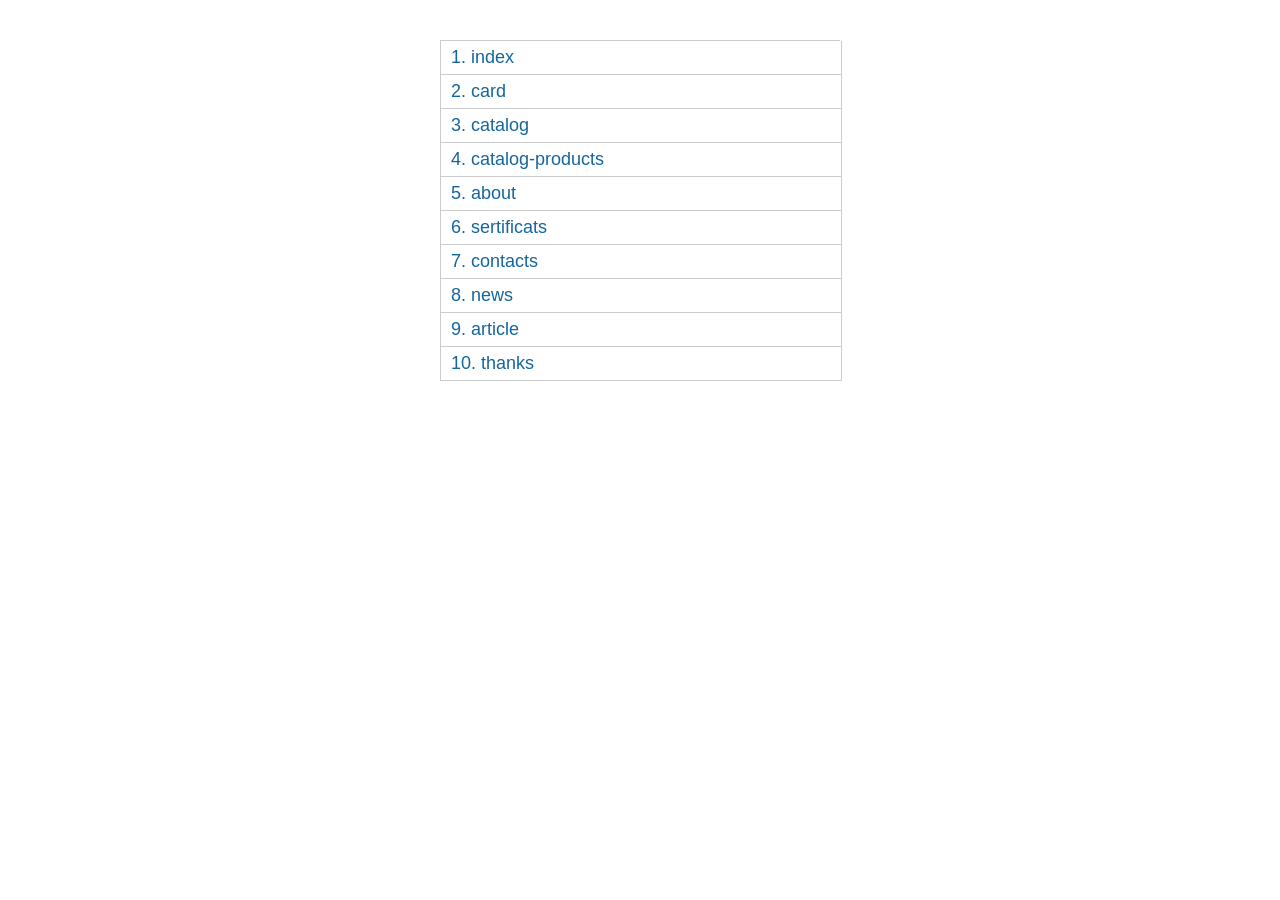
<file: map.html>
<!DOCTYPE html>
<!--[if lt IE 7]><html lang="ru" class="lt-ie9 lt-ie8 lt-ie7"><![endif]-->
<!--[if IE 7]><html lang="ru" class="lt-ie9 lt-ie8"><![endif]-->
<!--[if IE 8]><html lang="ru" class="lt-ie9"><![endif]-->
<!--[if gt IE 8]><!-->
<html lang="ru">
<!--<![endif]-->
<head>
	<meta charset="utf-8" />
	<title>Заголовок</title>
	<meta name="description" content="" />
	<meta http-equiv="X-UA-Compatible" content="IE=edge" />
	<meta name="viewport" content="width=device-width, initial-scale=1.0" />
</head>
<body> 

	<div class="wrapper"> 
		<div class="count_pages">
			<ul>
				<li><a href="index.html" target="_blanck">index</a></li>
				<li><a href="card.html" target="_blanck">card</a></li>
				<li><a href="catalog.html" target="_blanck">catalog</a></li>
				<li><a href="catalog-products.html" target="_blanck">catalog-products</a></li>
				<li><a href="about.html" target="_blanck">about</a></li>
				<li><a href="sertificats.html" target="_blanck">sertificats</a></li>
				<li><a href="contacts.html" target="_blanck">contacts</a></li>
				<li><a href="news.html" target="_blanck">news</a></li>
				<li><a href="article.html" target="_blanck">article</a></li>
				<li><a href="thanks.html" target="_blanck">thanks</a></li>
			</ul>
		</div> 
	</div>  
      
	<style> 
		.count_pages a:before {
			counter-increment: list1;
			content: counter(list1) ". "; 
		}
		.count_pages li {
			list-style: none;
			margin-bottom: 0px;
			border: 1px solid #ccc;
			border-top: none;
			width: 100%;
		}
		.count_pages {
			margin: 0;
			width: 400px;
			margin: auto;
			font-family: sans-serif;
			margin-top: 40px;
			max-width: 100%;
			border-top: 1px solid #ccc;
			counter-reset: list1;
			margin-bottom: 40px;
		}
		.count_pages ul {
			margin: 0;
			padding: 0;
		}
		.count_pages a {
			font-size: 18px;
			color: #15669F;
			text-decoration: none;
			display: block;
			padding: 6px 10px;
		}
	</style>
</body>
</html>
</file>
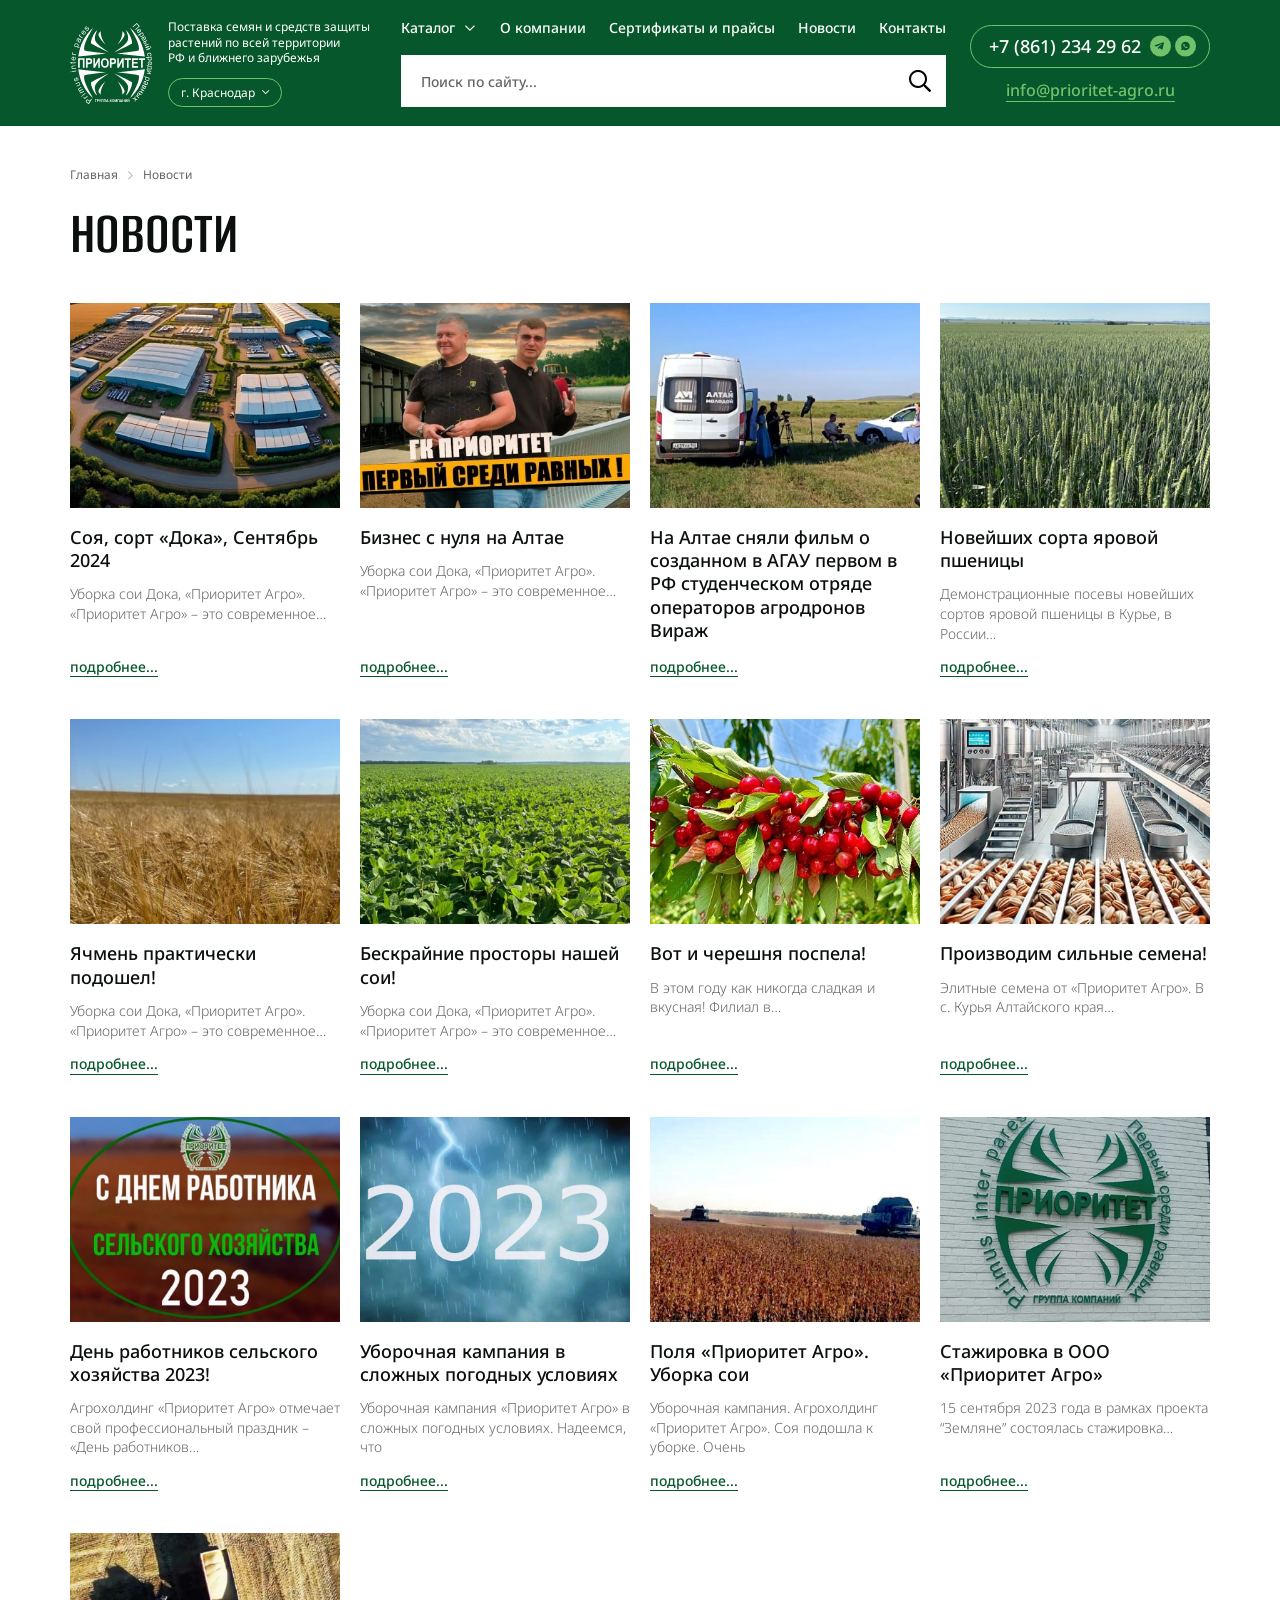
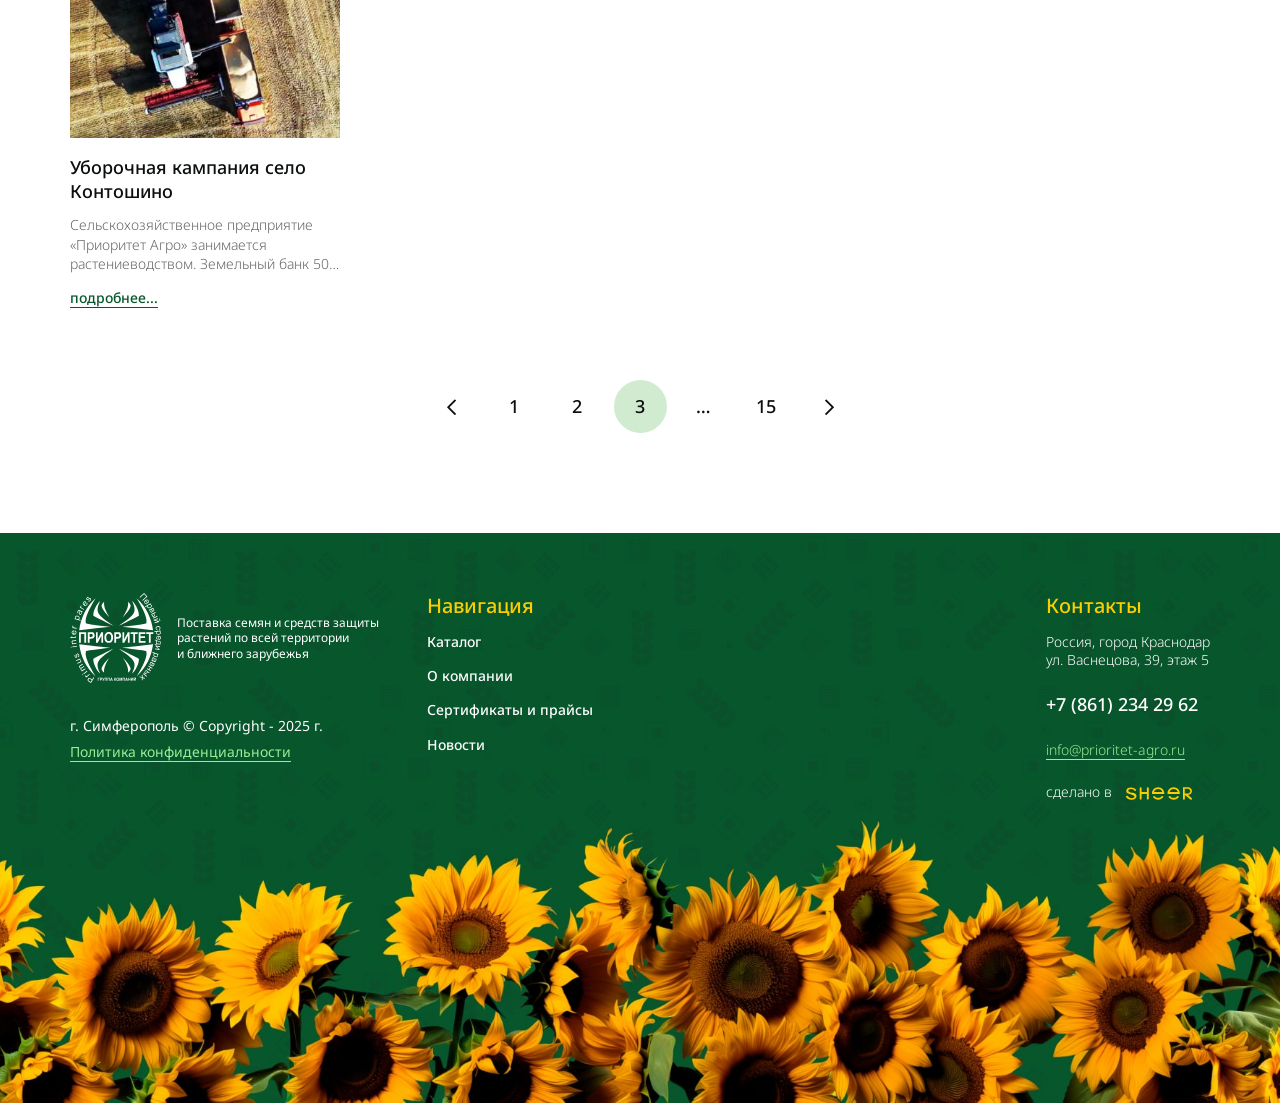
<file: news.html>
<!DOCTYPE html>
<!--[if lt IE 7]><html lang="ru" class="lt-ie9 lt-ie8 lt-ie7"><![endif]-->
<!--[if IE 7]><html lang="ru" class="lt-ie9 lt-ie8"><![endif]-->
<!--[if IE 8]><html lang="ru" class="lt-ie9"><![endif]-->
<!--[if gt IE 8]><!-->
<html lang="ru">
<!--<![endif]-->
<head>
	<meta charset="utf-8" />
	<title>Заголовок</title>
	<meta http-equiv="X-UA-Compatible" content="IE=edge" />
	<meta name="viewport" content="width=device-width, initial-scale=1, maximum-scale=1">
	<meta name="format-detection" content="telephone=no" />
	<link rel="shortcut icon" href="favicon.png" />
	<link rel="stylesheet" href="libs/bootstrap/bootstrap-grid.css" />
	<link rel="stylesheet" href="libs/fontawesome-free-5.12.0-web/css/all.min.css" />
	<link rel="stylesheet" href="libs/fancybox-master/dist/jquery.fancybox.min.css" />
	<link rel="stylesheet" href="libs/slick-1.5.9/slick/slick.css" />
	<link rel="stylesheet" href="css/fonts.css" />
	<link rel="stylesheet" href="css/main.css?ver=1.4" />
	<link rel="stylesheet" href="css/media.css?ver=1.4" />
</head>
<body>

	<div class="wrapper wrapper_page">

		<header class="header default">
			<div class="container">
				<div class="header__wrapper">
					<span class='sandwich'>
						<span class='sw-topper'></span>
						<span class='sw-bottom'></span>
						<span class='sw-footer'></span>
					</span>
					<div class="logo-wrap">
						<a href="#" class="logo">
							<img src="img/logo.svg" alt="alt">
						</a>
						<div class="logo-wrap__content">
							<div class="logo-descr">Поставка семян и средств защиты растений по всей территории <br>РФ и ближнего зарубежья</div>
							<div class="location-main">
								<div class="location-main__value">г. Краснодар <i class="far fa-chevron-down"></i></div>
							</div>
						</div>
					</div>
					<div class="header__center">
						<ul class="menu">
							<li class="menu__haschild">
								<a href="#">Каталог</a>
								<ul>
									<li class="menu__haschild">
										<a href="#">Наше производство</a>
										<ul>
											<li><a href="#">Защита растений</a></li>
										</ul>
									</li>
									<li class="menu__haschild">
										<a href="#">Дистрибьюция</a>
										<ul>
											<li><a href="#">Дистрибьюция</a></li>
										</ul>
									</li>
								</ul>
							</li>
							<li><a href="#">О компании</a></li>
							<li><a href="#">Сертификаты и прайсы</a></li>
							<li><a href="#">Новости</a></li>
							<li><a href="#">Контакты</a></li>
						</ul>
						<div class="search-main">
							<form>
								<input type="text" placeholder="Поиск по сайту..." required>
								<button class="btn-search">
									<i class="far fa-search"></i>
								</button>
							</form>
						</div>
					</div>
					<div class="header__right">
						<div class="contacts-unit">
							<a href="+78612342962" class="phone-main">+7 (861) 234 29 62</a>
							<ul class="socials-list">
								<li><a href="#" target="_blank"><img src="img/tg.svg" alt="alt"></a></li>
								<li><a href="#" target="_blank"><img src="img/wp.svg" alt="alt"></a></li>
							</ul>
						</div>
						<a href="mailto:info@prioritet-agro.ru" class="link-main">info@prioritet-agro.ru</a>
					</div>
					<a href="+78612342962" class="phone-mob"><i class="fal fa-phone-alt"></i></a>
				</div>
			</div>
			<div class="menu-mobile">
				<div class="search-main">
					<form>
						<input type="text" placeholder="Поиск по сайту..." required>
						<button class="btn-search">
							<i class="far fa-search"></i>
						</button>
					</form>
				</div>
				<ul class="menu">
					<li class="menu__haschild">
						<a href="#">Каталог</a>
						<ul>
							<li class="menu__haschild">
								<a href="#">Наше производство</a>
								<ul>
									<li><a href="#">Защита растений</a></li>
								</ul>
							</li>
							<li class="menu__haschild">
								<a href="#">Дистрибьюция</a>
								<ul>
									<li><a href="#">Дистрибьюция</a></li>
								</ul>
							</li>
						</ul>
					</li>
					<li><a href="#">О компании</a></li>
					<li><a href="#">Сертификаты и прайсы</a></li>
					<li><a href="#">Новости</a></li>
					<li><a href="#">Контакты</a></li>
				</ul>
				<div class="header__right">
					<div class="contacts-unit">
						<a href="+78612342962" class="phone-main">+7 (861) 234 29 62</a>
						<ul class="socials-list">
							<li><a href="#" target="_blank"><img src="img/tg.svg" alt="alt"></a></li>
							<li><a href="#" target="_blank"><img src="img/wp.svg" alt="alt"></a></li>
						</ul>
					</div>
					<a href="mailto:info@prioritet-agro.ru" class="link-main">info@prioritet-agro.ru</a>
				</div>
			</div>
			<div class="menu-overlay"></div>
		</header>

		<section class="page-news">
			<div class="container">
				<ul class="breadcrumbs">
					<li><a href="#">Главная</a></li>
					<li>Новости</li>
				</ul>
				<h1 class="title-section">Новости</h1>
				<div class="row row_main">
					<div class="col-lg-3 col-md-6">
						<div class="item-news">
							<a href="#" class="item-news__image">
								<img src="img/news1.jpg" alt="alt">
							</a>
							<a href="#" class="item-news__title">Соя, сорт «Дока», Сентябрь 2024</a>
							<div class="item-news__text">Уборка сои Дока, «Приоритет Агро». «Приоритет Агро» – это современное…</div>
							<a href="#" class="link-page">подробнее...</a>
						</div>
					</div>
					<div class="col-lg-3 col-md-6">
						<div class="item-news">
							<a href="#" class="item-news__image">
								<img src="img/news2.jpg" alt="alt">
							</a>
							<a href="#" class="item-news__title">Бизнес с нуля на Алтае</a>
							<div class="item-news__text">Уборка сои Дока, «Приоритет Агро». «Приоритет Агро» – это современное…</div>
							<a href="#" class="link-page">подробнее...</a>
						</div>
					</div>
					<div class="col-lg-3 col-md-6">
						<div class="item-news">
							<a href="#" class="item-news__image">
								<img src="img/news3.jpg" alt="alt">
							</a>
							<a href="#" class="item-news__title">На Алтае сняли фильм о созданном в АГАУ первом в РФ студенческом отряде операторов агродронов Вираж</a>
							<a href="#" class="link-page">подробнее...</a>
						</div>
					</div>
					<div class="col-lg-3 col-md-6">
						<div class="item-news">
							<a href="#" class="item-news__image">
								<img src="img/news4.jpg" alt="alt">
							</a>
							<a href="#" class="item-news__title">Новейших сорта яровой пшеницы</a>
							<div class="item-news__text">Демонстрационные посевы новейших сортов яровой пшеницы в Курье, в России…</div>
							<a href="#" class="link-page">подробнее...</a>
						</div>
					</div>
					<div class="col-lg-3 col-md-6">
						<div class="item-news">
							<a href="#" class="item-news__image">
								<img src="img/news5.jpg" alt="alt">
							</a>
							<a href="#" class="item-news__title">Ячмень практически подошел!</a>
							<div class="item-news__text">Уборка сои Дока, «Приоритет Агро». «Приоритет Агро» – это современное…</div>
							<a href="#" class="link-page">подробнее...</a>
						</div>
					</div>
					<div class="col-lg-3 col-md-6">
						<div class="item-news">
							<a href="#" class="item-news__image">
								<img src="img/news6.jpg" alt="alt">
							</a>
							<a href="#" class="item-news__title">Бескрайние просторы нашей сои!</a>
							<div class="item-news__text">Уборка сои Дока, «Приоритет Агро». «Приоритет Агро» – это современное…</div>
							<a href="#" class="link-page">подробнее...</a>
						</div>
					</div>
					<div class="col-lg-3 col-md-6">
						<div class="item-news">
							<a href="#" class="item-news__image">
								<img src="img/news7.jpg" alt="alt">
							</a>
							<a href="#" class="item-news__title">Вот и черешня поспела!</a>
							<div class="item-news__text">В этом году как никогда сладкая и вкусная! Филиал в…</div>
							<a href="#" class="link-page">подробнее...</a>
						</div>
					</div>
					<div class="col-lg-3 col-md-6">
						<div class="item-news">
							<a href="#" class="item-news__image">
								<img src="img/news8.jpg" alt="alt">
							</a>
							<a href="#" class="item-news__title">Производим сильные семена!</a>
							<div class="item-news__text">Элитные семена от «Приоритет Агро». В с. Курья Алтайского края…</div>
							<a href="#" class="link-page">подробнее...</a>
						</div>
					</div>
					<div class="col-lg-3 col-md-6">
						<div class="item-news">
							<a href="#" class="item-news__image">
								<img src="img/news9.jpg" alt="alt">
							</a>
							<a href="#" class="item-news__title">День работников сельского хозяйства 2023!</a>
							<div class="item-news__text">Агрохолдинг «Приоритет Агро» отмечает свой профессиональный праздник – «День работников…</div>
							<a href="#" class="link-page">подробнее...</a>
						</div>
					</div>
					<div class="col-lg-3 col-md-6">
						<div class="item-news">
							<a href="#" class="item-news__image">
								<img src="img/news10.jpg" alt="alt">
							</a>
							<a href="#" class="item-news__title">Уборочная кампания в сложных погодных условиях</a>
							<div class="item-news__text">Уборочная кампания «Приоритет Агро» в сложных погодных условиях. Надеемся, что</div>
							<a href="#" class="link-page">подробнее...</a>
						</div>
					</div>
					<div class="col-lg-3 col-md-6">
						<div class="item-news">
							<a href="#" class="item-news__image">
								<img src="img/news11.jpg" alt="alt">
							</a>
							<a href="#" class="item-news__title">Поля «Приоритет Агро». Уборка сои</a>
							<div class="item-news__text">Уборочная кампания. Агрохолдинг «Приоритет Агро». Соя подошла к уборке. Очень</div>
							<a href="#" class="link-page">подробнее...</a>
						</div>
					</div>
					<div class="col-lg-3 col-md-6">
						<div class="item-news">
							<a href="#" class="item-news__image">
								<img src="img/news12.jpg" alt="alt">
							</a>
							<a href="#" class="item-news__title">Стажировка в ООО «Приоритет Агро»</a>
							<div class="item-news__text">15 сентября 2023 года в рамках проекта “Земляне” состоялась стажировка…</div>
							<a href="#" class="link-page">подробнее...</a>
						</div>
					</div>
					<div class="col-lg-3 col-md-6">
						<div class="item-news">
							<a href="#" class="item-news__image">
								<img src="img/news13.jpg" alt="alt">
							</a>
							<a href="#" class="item-news__title">Уборочная кампания село Контошино</a>
							<div class="item-news__text">Сельскохозяйственное предприятие «Приоритет Агро» занимается растениеводством. Земельный банк 50 тысяч…</div>
							<a href="#" class="link-page">подробнее...</a>
						</div>
					</div>
				</div>
				<div class="pager">
					<a class="prev page-numbers" href="#"><i class="far fa-chevron-left"></i></a>
					<a class="page-numbers" href="#">1</a> 
					<a class="page-numbers" href="#">2</a> 
					<span aria-current="page" class="page-numbers current" href="#">3</span> 
					<span class="page-numbers dots">…</span> 
					<a class="page-numbers" href="#">15</a> 
					<a class="next page-numbers" href="#"><i class="far fa-chevron-right"></i></a>
				</div>
			</div>
		</section>

		<footer class="footer">
			<div class="container">
				<div class="row">
					<div class="col-lg-4">
						<div class="logo-wrap">
							<a href="#" class="logo">
								<img src="img/logo.svg" alt="alt">
							</a>
							<div class="logo-wrap__content">
								<div class="logo-descr">Поставка семян и средств защиты растений по всей территории <br> и ближнего зарубежья</div>
							</div>
						</div>
						<div class="footer__info">
							<div class="copyright">г. Симферополь © Copyright - 2025 г.</div>
							<a href="#" class="footer__link">Политика конфиденциальности</a>
						</div>
					</div>
					<div class="col-lg-4 col-6">
						<div class="footer__column">
							<div class="footer__title">Навигация</div>
							<ul class="footer__nav">
								<li><a href="#">Каталог</a></li>
								<li><a href="#">О компании</a></li>
								<li><a href="#">Сертификаты и прайсы</a></li>
								<li><a href="#">Новости</a></li>
							</ul>
						</div>
					</div>
					<div class="col-lg-4 col-6">
						<div class="footer__right">
							<div class="footer__contacts">
								<div class="footer__title">Контакты</div>
								<p>Россия, город Краснодар <br>ул. Васнецова, 39, этаж 5</p>
								<p><a href="tel:+78612342962" class="phone-main">+7 (861) 234 29 62</a></p>
								<p><a href="mailto:info@prioritet-agro.ru" class="footer__link">info@prioritet-agro.ru</a></p>
								<p>сделано в <a href="#" target="_blank"><img src="img/sheer.svg" alt="alt"></a></p>
							</div>
						</div>
					</div>
				</div>
			</div>
		</footer>
		
	</div>

	<div id="modal-callback" class="modal-block">
		<div class="form-page">
			<div class="title-form">Оставить заявку</div>
			<div class="descr-form">Наши менеджеры свяжутся с вами в течение 15 минут для уточнения деталей заказа.</div>
			<form>
				<div class="item-form">
					<input type="text" placeholder="Ваше имя" required>
				</div>
				<div class="item-form">
					<input type="tel" placeholder="+7 (ХХХ) ХХХ ХХ ХХ" class="input-phone" inputmode="numeric" required>
				</div>
				<div class="item-form">
					<input type="email" placeholder="E-mail" required>
				</div>
				<div class="item-form">
					<textarea placeholder="Комментарий"></textarea>
				</div>
				<div class="checkbox">
					<label>
						<input type="checkbox" required/>
						<span>Я согласен с условиями обработки персональных данных</span>
					</label>
				</div>
				<input type="submit" value="Отправить" class="btn-main">
			</form>
		</div>
	</div>

	<!--[if lt IE 9]>
	<script src="libs/html5shiv/es5-shim.min.js"></script>
	<script src="libs/html5shiv/html5shiv.min.js"></script>
	<script src="libs/html5shiv/html5shiv-printshiv.min.js"></script>
	<script src="libs/respond/respond.min.js"></script>
	<![endif]-->
	<script src="libs/jquery/jquery-3.6.0.min.js"></script>
	<script src="libs/jquery-mousewheel/jquery.mousewheel.min.js"></script>
	<script src="libs/fancybox-master/dist/jquery.fancybox.min.js"></script>
	<script src="libs/slick-1.5.9/slick/slick.min.js"></script>
	<script src="libs/scroll2id/PageScroll2id.min.js"></script>
	<script src="libs/mask/jquery.maskedinput.js"></script>
	<script src="libs/jQueryFormStyler-master/jquery.formstyler.min.js"></script>
	<script src="js/common.js?ver=1.4"></script>
	<!-- Yandex.Metrika counter --><!-- /Yandex.Metrika counter -->
	<!-- Google Analytics counter --><!-- /Google Analytics counter -->
</body>
</html>
</file>
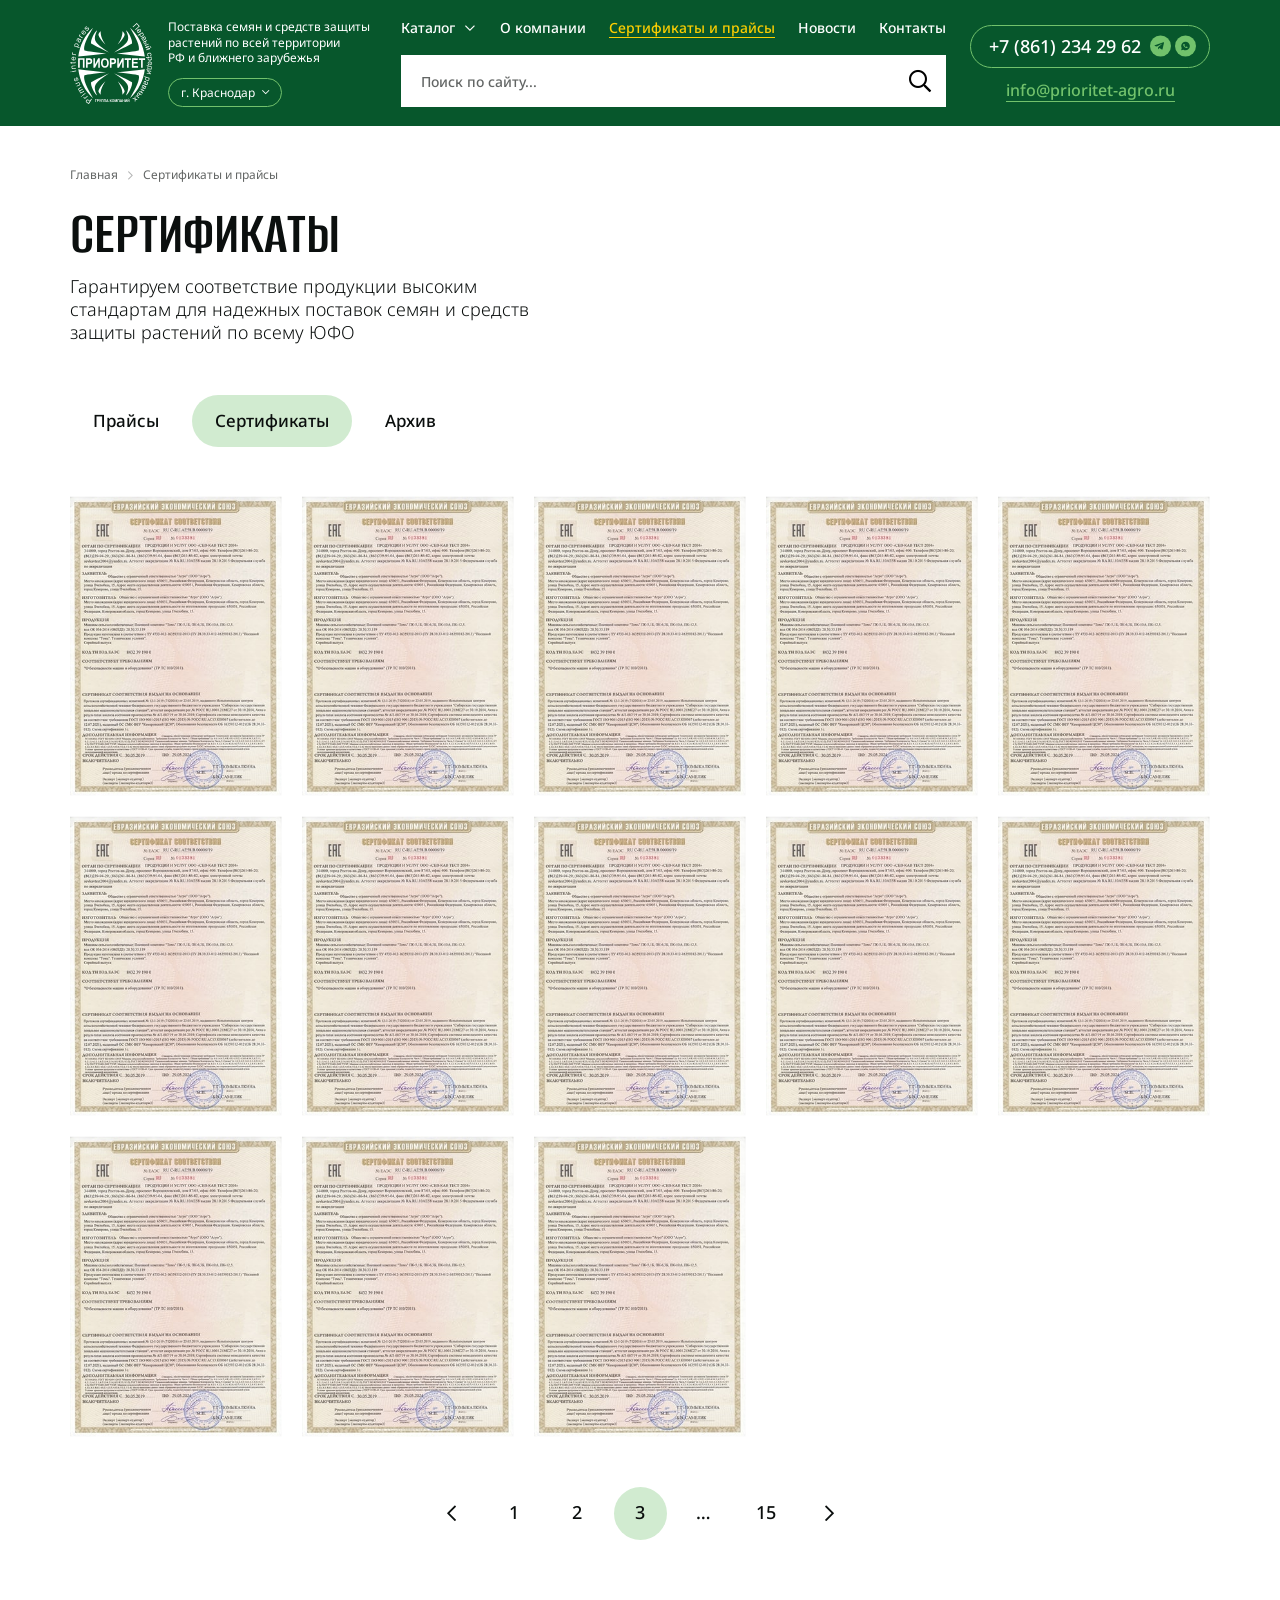
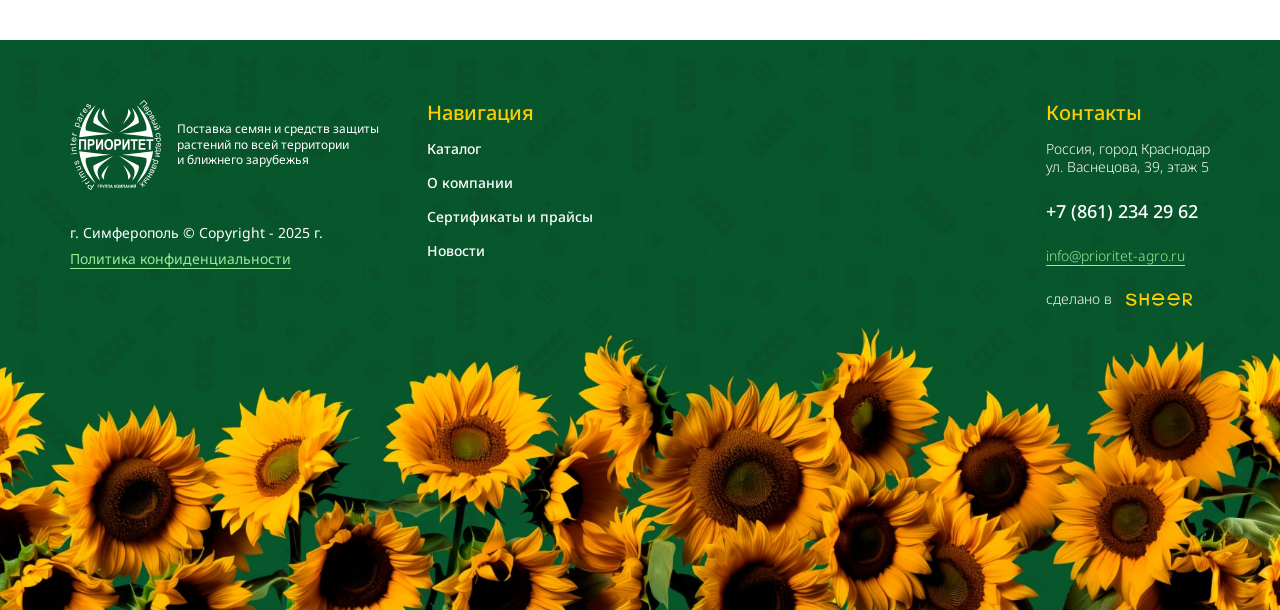
<file: sertificats.html>
<!DOCTYPE html>
<!--[if lt IE 7]><html lang="ru" class="lt-ie9 lt-ie8 lt-ie7"><![endif]-->
<!--[if IE 7]><html lang="ru" class="lt-ie9 lt-ie8"><![endif]-->
<!--[if IE 8]><html lang="ru" class="lt-ie9"><![endif]-->
<!--[if gt IE 8]><!-->
<html lang="ru">
<!--<![endif]-->
<head>
	<meta charset="utf-8" />
	<title>Заголовок</title>
	<meta http-equiv="X-UA-Compatible" content="IE=edge" />
	<meta name="viewport" content="width=device-width, initial-scale=1, maximum-scale=1">
	<meta name="format-detection" content="telephone=no" />
	<link rel="shortcut icon" href="favicon.png" />
	<link rel="stylesheet" href="libs/bootstrap/bootstrap-grid.css" />
	<link rel="stylesheet" href="libs/fontawesome-free-5.12.0-web/css/all.min.css" />
	<link rel="stylesheet" href="libs/fancybox-master/dist/jquery.fancybox.min.css" />
	<link rel="stylesheet" href="libs/slick-1.5.9/slick/slick.css" />
	<link rel="stylesheet" href="css/fonts.css" />
	<link rel="stylesheet" href="css/main.css?ver=1.4" />
	<link rel="stylesheet" href="css/media.css?ver=1.4" />
</head>
<body>

	<div class="wrapper wrapper_page">

		<header class="header default">
			<div class="container">
				<div class="header__wrapper">
					<span class='sandwich'>
						<span class='sw-topper'></span>
						<span class='sw-bottom'></span>
						<span class='sw-footer'></span>
					</span>
					<div class="logo-wrap">
						<a href="#" class="logo">
							<img src="img/logo.svg" alt="alt">
						</a>
						<div class="logo-wrap__content">
							<div class="logo-descr">Поставка семян и средств защиты растений по всей территории <br>РФ и ближнего зарубежья</div>
							<div class="location-main">
								<div class="location-main__value">г. Краснодар <i class="far fa-chevron-down"></i></div>
							</div>
						</div>
					</div>
					<div class="header__center">
						<ul class="menu">
							<li class="menu__haschild">
								<a href="#">Каталог</a>
								<ul>
									<li class="menu__haschild">
										<a href="#">Наше производство</a>
										<ul>
											<li><a href="#">Защита растений</a></li>
										</ul>
									</li>
									<li class="menu__haschild">
										<a href="#">Дистрибьюция</a>
										<ul>
											<li><a href="#">Дистрибьюция</a></li>
										</ul>
									</li>
								</ul>
							</li>
							<li><a href="#">О компании</a></li>
							<li class="active"><a href="#">Сертификаты и прайсы</a></li>
							<li><a href="#">Новости</a></li>
							<li><a href="#">Контакты</a></li>
						</ul>
						<div class="search-main">
							<form>
								<input type="text" placeholder="Поиск по сайту..." required>
								<button class="btn-search">
									<i class="far fa-search"></i>
								</button>
							</form>
						</div>
					</div>
					<div class="header__right">
						<div class="contacts-unit">
							<a href="+78612342962" class="phone-main">+7 (861) 234 29 62</a>
							<ul class="socials-list">
								<li><a href="#" target="_blank"><img src="img/tg.svg" alt="alt"></a></li>
								<li><a href="#" target="_blank"><img src="img/wp.svg" alt="alt"></a></li>
							</ul>
						</div>
						<a href="mailto:info@prioritet-agro.ru" class="link-main">info@prioritet-agro.ru</a>
					</div>
					<a href="+78612342962" class="phone-mob"><i class="fal fa-phone-alt"></i></a>
				</div>
			</div>
			<div class="menu-mobile">
				<div class="search-main">
					<form>
						<input type="text" placeholder="Поиск по сайту..." required>
						<button class="btn-search">
							<i class="far fa-search"></i>
						</button>
					</form>
				</div>
				<ul class="menu">
					<li class="menu__haschild">
						<a href="#">Каталог</a>
						<ul>
							<li class="menu__haschild">
								<a href="#">Наше производство</a>
								<ul>
									<li><a href="#">Защита растений</a></li>
								</ul>
							</li>
							<li class="menu__haschild">
								<a href="#">Дистрибьюция</a>
								<ul>
									<li><a href="#">Дистрибьюция</a></li>
								</ul>
							</li>
						</ul>
					</li>
					<li><a href="#">О компании</a></li>
					<li><a href="#">Сертификаты и прайсы</a></li>
					<li><a href="#">Новости</a></li>
					<li><a href="#">Контакты</a></li>
				</ul>
				<div class="header__right">
					<div class="contacts-unit">
						<a href="+78612342962" class="phone-main">+7 (861) 234 29 62</a>
						<ul class="socials-list">
							<li><a href="#" target="_blank"><img src="img/tg.svg" alt="alt"></a></li>
							<li><a href="#" target="_blank"><img src="img/wp.svg" alt="alt"></a></li>
						</ul>
					</div>
					<a href="mailto:info@prioritet-agro.ru" class="link-main">info@prioritet-agro.ru</a>
				</div>
			</div>
			<div class="menu-overlay"></div>
		</header>

		<section class="page-sertificats">
			<div class="container">
				<ul class="breadcrumbs">
					<li><a href="#">Главная</a></li>
					<li>Сертификаты и прайсы</li>
				</ul>
				<div class="head-catalog">
					<h1 class="title-section">сертификаты</h1>
					<div class="title-min">Гарантируем соответствие продукции высоким стандартам для надежных поставок семян и средств защиты растений по всему ЮФО</div>
				</div>
				<ul class="no-tabs tabs tabs_page">
					<li><a href="#">Прайсы</a></li>
					<li class="active"><a href="#">Сертификаты</a></li>
					<li><a href="#">Архив</a></li>
				</ul>
				<div class="row row_main">
					<div class="col-sertificat">
						<a href="img/sertificat1.jpg" class="item-sertificat fancybox" data-fancybox="sertificats">
							<img src="img/sertificat1.jpg" alt="alt">
						</a>
					</div>
					<div class="col-sertificat">
						<a href="img/sertificat1.jpg" class="item-sertificat fancybox" data-fancybox="sertificats">
							<img src="img/sertificat1.jpg" alt="alt">
						</a>
					</div>
					<div class="col-sertificat">
						<a href="img/sertificat1.jpg" class="item-sertificat fancybox" data-fancybox="sertificats">
							<img src="img/sertificat1.jpg" alt="alt">
						</a>
					</div>
					<div class="col-sertificat">
						<a href="img/sertificat1.jpg" class="item-sertificat fancybox" data-fancybox="sertificats">
							<img src="img/sertificat1.jpg" alt="alt">
						</a>
					</div>
					<div class="col-sertificat">
						<a href="img/sertificat1.jpg" class="item-sertificat fancybox" data-fancybox="sertificats">
							<img src="img/sertificat1.jpg" alt="alt">
						</a>
					</div>
					<div class="col-sertificat">
						<a href="img/sertificat1.jpg" class="item-sertificat fancybox" data-fancybox="sertificats">
							<img src="img/sertificat1.jpg" alt="alt">
						</a>
					</div>
					<div class="col-sertificat">
						<a href="img/sertificat1.jpg" class="item-sertificat fancybox" data-fancybox="sertificats">
							<img src="img/sertificat1.jpg" alt="alt">
						</a>
					</div>
					<div class="col-sertificat">
						<a href="img/sertificat1.jpg" class="item-sertificat fancybox" data-fancybox="sertificats">
							<img src="img/sertificat1.jpg" alt="alt">
						</a>
					</div>
					<div class="col-sertificat">
						<a href="img/sertificat1.jpg" class="item-sertificat fancybox" data-fancybox="sertificats">
							<img src="img/sertificat1.jpg" alt="alt">
						</a>
					</div>
					<div class="col-sertificat">
						<a href="img/sertificat1.jpg" class="item-sertificat fancybox" data-fancybox="sertificats">
							<img src="img/sertificat1.jpg" alt="alt">
						</a>
					</div>
					<div class="col-sertificat">
						<a href="img/sertificat1.jpg" class="item-sertificat fancybox" data-fancybox="sertificats">
							<img src="img/sertificat1.jpg" alt="alt">
						</a>
					</div>
					<div class="col-sertificat">
						<a href="img/sertificat1.jpg" class="item-sertificat fancybox" data-fancybox="sertificats">
							<img src="img/sertificat1.jpg" alt="alt">
						</a>
					</div>
					<div class="col-sertificat">
						<a href="img/sertificat1.jpg" class="item-sertificat fancybox" data-fancybox="sertificats">
							<img src="img/sertificat1.jpg" alt="alt">
						</a>
					</div>
				</div>
				<div class="pager">
					<a class="prev page-numbers" href="#"><i class="far fa-chevron-left"></i></a>
					<a class="page-numbers" href="#">1</a> 
					<a class="page-numbers" href="#">2</a> 
					<span aria-current="page" class="page-numbers current" href="#">3</span> 
					<span class="page-numbers dots">…</span> 
					<a class="page-numbers" href="#">15</a> 
					<a class="next page-numbers" href="#"><i class="far fa-chevron-right"></i></a>
				</div>
			</div>
		</section>

		<footer class="footer">
			<div class="container">
				<div class="row">
					<div class="col-lg-4">
						<div class="logo-wrap">
							<a href="#" class="logo">
								<img src="img/logo.svg" alt="alt">
							</a>
							<div class="logo-wrap__content">
								<div class="logo-descr">Поставка семян и средств защиты растений по всей территории <br> и ближнего зарубежья</div>
							</div>
						</div>
						<div class="footer__info">
							<div class="copyright">г. Симферополь © Copyright - 2025 г.</div>
							<a href="#" class="footer__link">Политика конфиденциальности</a>
						</div>
					</div>
					<div class="col-lg-4 col-6">
						<div class="footer__column">
							<div class="footer__title">Навигация</div>
							<ul class="footer__nav">
								<li><a href="#">Каталог</a></li>
								<li><a href="#">О компании</a></li>
								<li><a href="#">Сертификаты и прайсы</a></li>
								<li><a href="#">Новости</a></li>
							</ul>
						</div>
					</div>
					<div class="col-lg-4 col-6">
						<div class="footer__right">
							<div class="footer__contacts">
								<div class="footer__title">Контакты</div>
								<p>Россия, город Краснодар <br>ул. Васнецова, 39, этаж 5</p>
								<p><a href="tel:+78612342962" class="phone-main">+7 (861) 234 29 62</a></p>
								<p><a href="mailto:info@prioritet-agro.ru" class="footer__link">info@prioritet-agro.ru</a></p>
								<p>сделано в <a href="#" target="_blank"><img src="img/sheer.svg" alt="alt"></a></p>
							</div>
						</div>
					</div>
				</div>
			</div>
		</footer>
		
	</div>

	<div id="modal-callback" class="modal-block">
		<div class="form-page">
			<div class="title-form">Оставить заявку</div>
			<div class="descr-form">Наши менеджеры свяжутся с вами в течение 15 минут для уточнения деталей заказа.</div>
			<form>
				<div class="item-form">
					<input type="text" placeholder="Ваше имя" required>
				</div>
				<div class="item-form">
					<input type="tel" placeholder="+7 (ХХХ) ХХХ ХХ ХХ" class="input-phone" inputmode="numeric" required>
				</div>
				<div class="item-form">
					<input type="email" placeholder="E-mail" required>
				</div>
				<div class="item-form">
					<textarea placeholder="Комментарий"></textarea>
				</div>
				<div class="checkbox">
					<label>
						<input type="checkbox" required/>
						<span>Я согласен с условиями обработки персональных данных</span>
					</label>
				</div>
				<input type="submit" value="Отправить" class="btn-main">
			</form>
		</div>
	</div>

	<!--[if lt IE 9]>
	<script src="libs/html5shiv/es5-shim.min.js"></script>
	<script src="libs/html5shiv/html5shiv.min.js"></script>
	<script src="libs/html5shiv/html5shiv-printshiv.min.js"></script>
	<script src="libs/respond/respond.min.js"></script>
	<![endif]-->
	<script src="libs/jquery/jquery-3.6.0.min.js"></script>
	<script src="libs/jquery-mousewheel/jquery.mousewheel.min.js"></script>
	<script src="libs/fancybox-master/dist/jquery.fancybox.min.js"></script>
	<script src="libs/slick-1.5.9/slick/slick.min.js"></script>
	<script src="libs/scroll2id/PageScroll2id.min.js"></script>
	<script src="libs/mask/jquery.maskedinput.js"></script>
	<script src="libs/jQueryFormStyler-master/jquery.formstyler.min.js"></script>
	<script src="js/common.js?ver=1.4"></script>
	<!-- Yandex.Metrika counter --><!-- /Yandex.Metrika counter -->
	<!-- Google Analytics counter --><!-- /Google Analytics counter -->
</body>
</html>
</file>
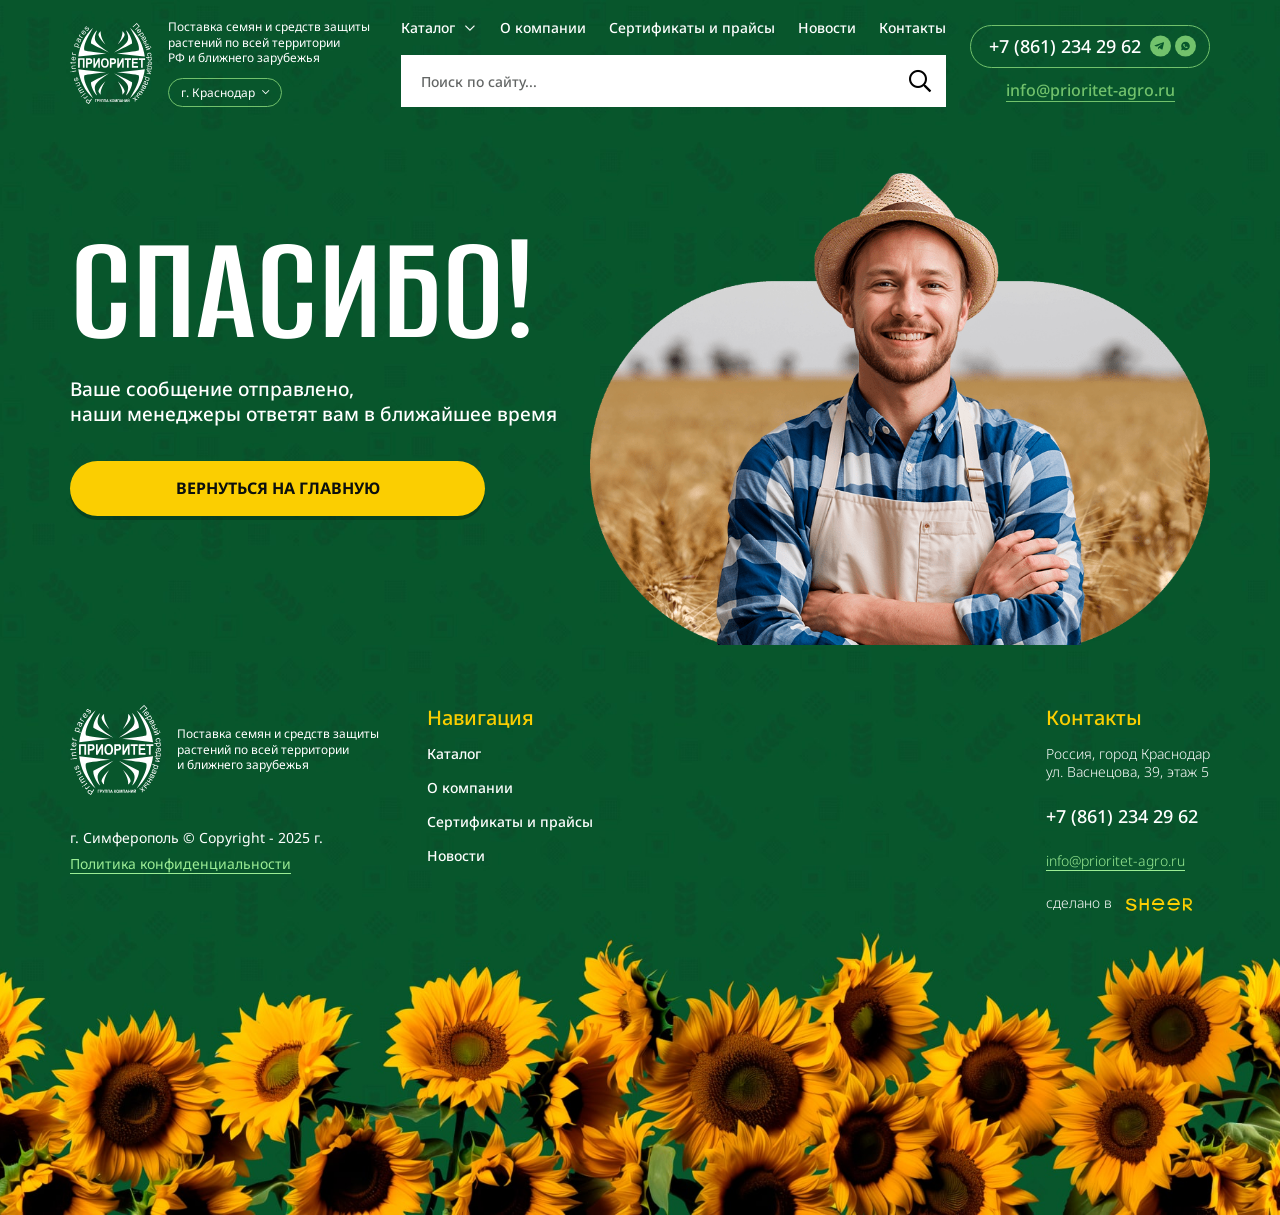
<file: thanks.html>
<!DOCTYPE html>
<!--[if lt IE 7]><html lang="ru" class="lt-ie9 lt-ie8 lt-ie7"><![endif]-->
<!--[if IE 7]><html lang="ru" class="lt-ie9 lt-ie8"><![endif]-->
<!--[if IE 8]><html lang="ru" class="lt-ie9"><![endif]-->
<!--[if gt IE 8]><!-->
<html lang="ru">
<!--<![endif]-->
<head>
	<meta charset="utf-8" />
	<title>Заголовок</title>
	<meta http-equiv="X-UA-Compatible" content="IE=edge" />
	<meta name="viewport" content="width=device-width, initial-scale=1, maximum-scale=1">
	<meta name="format-detection" content="telephone=no" />
	<link rel="shortcut icon" href="favicon.png" />
	<link rel="stylesheet" href="libs/bootstrap/bootstrap-grid.css" />
	<link rel="stylesheet" href="libs/fontawesome-free-5.12.0-web/css/all.min.css" />
	<link rel="stylesheet" href="libs/fancybox-master/dist/jquery.fancybox.min.css" />
	<link rel="stylesheet" href="libs/slick-1.5.9/slick/slick.css" />
	<link rel="stylesheet" href="css/fonts.css" />
	<link rel="stylesheet" href="css/main.css?ver=1.4" />
	<link rel="stylesheet" href="css/media.css?ver=1.4" />
</head>
<body>

	<div class="wrapper">

		<header class="header default">
			<div class="container">
				<div class="header__wrapper">
					<span class='sandwich'>
						<span class='sw-topper'></span>
						<span class='sw-bottom'></span>
						<span class='sw-footer'></span>
					</span>
					<div class="logo-wrap">
						<a href="#" class="logo">
							<img src="img/logo.svg" alt="alt">
						</a>
						<div class="logo-wrap__content">
							<div class="logo-descr">Поставка семян и средств защиты растений по всей территории <br>РФ и ближнего зарубежья</div>
							<div class="location-main">
								<div class="location-main__value">г. Краснодар <i class="far fa-chevron-down"></i></div>
							</div>
						</div>
					</div>
					<div class="header__center">
						<ul class="menu">
							<li class="menu__haschild">
								<a href="#">Каталог</a>
								<ul>
									<li class="menu__haschild">
										<a href="#">Наше производство</a>
										<ul>
											<li><a href="#">Защита растений</a></li>
										</ul>
									</li>
									<li class="menu__haschild">
										<a href="#">Дистрибьюция</a>
										<ul>
											<li><a href="#">Дистрибьюция</a></li>
										</ul>
									</li>
								</ul>
							</li>
							<li><a href="#">О компании</a></li>
							<li><a href="#">Сертификаты и прайсы</a></li>
							<li><a href="#">Новости</a></li>
							<li><a href="#">Контакты</a></li>
						</ul>
						<div class="search-main">
							<form>
								<input type="text" placeholder="Поиск по сайту..." required>
								<button class="btn-search">
									<i class="far fa-search"></i>
								</button>
							</form>
						</div>
					</div>
					<div class="header__right">
						<div class="contacts-unit">
							<a href="+78612342962" class="phone-main">+7 (861) 234 29 62</a>
							<ul class="socials-list">
								<li><a href="#" target="_blank"><img src="img/tg.svg" alt="alt"></a></li>
								<li><a href="#" target="_blank"><img src="img/wp.svg" alt="alt"></a></li>
							</ul>
						</div>
						<a href="mailto:info@prioritet-agro.ru" class="link-main">info@prioritet-agro.ru</a>
					</div>
					<a href="+78612342962" class="phone-mob"><i class="fal fa-phone-alt"></i></a>
				</div>
			</div>
			<div class="menu-mobile">
				<div class="search-main">
					<form>
						<input type="text" placeholder="Поиск по сайту..." required>
						<button class="btn-search">
							<i class="far fa-search"></i>
						</button>
					</form>
				</div>
				<ul class="menu">
					<li class="menu__haschild">
						<a href="#">Каталог</a>
						<ul>
							<li class="menu__haschild">
								<a href="#">Наше производство</a>
								<ul>
									<li><a href="#">Защита растений</a></li>
								</ul>
							</li>
							<li class="menu__haschild">
								<a href="#">Дистрибьюция</a>
								<ul>
									<li><a href="#">Дистрибьюция</a></li>
								</ul>
							</li>
						</ul>
					</li>
					<li><a href="#">О компании</a></li>
					<li><a href="#">Сертификаты и прайсы</a></li>
					<li><a href="#">Новости</a></li>
					<li><a href="#">Контакты</a></li>
				</ul>
				<div class="header__right">
					<div class="contacts-unit">
						<a href="+78612342962" class="phone-main">+7 (861) 234 29 62</a>
						<ul class="socials-list">
							<li><a href="#" target="_blank"><img src="img/tg.svg" alt="alt"></a></li>
							<li><a href="#" target="_blank"><img src="img/wp.svg" alt="alt"></a></li>
						</ul>
					</div>
					<a href="mailto:info@prioritet-agro.ru" class="link-main">info@prioritet-agro.ru</a>
				</div>
			</div>
			<div class="menu-overlay"></div>
		</header>

		<section class="page-thanks">
			<div class="container">
				<div class="row">
					<div class="col-lg-6">
						<h1 class="title-thanks">сПАСИБО!</h1>
						<div class="descr-thanks">Ваше сообщение отправлено, <br>наши менеджеры ответят вам в ближайшее время</div>
						<a href="/" class="btn-main">Вернуться на главную</a>
					</div>
					<div class="col-lg-6">
						<div class="image-thanks">
							<img src="img/thanks.png" alt="alt">
						</div>
					</div>
				</div>
			</div>
		</section>

		<footer class="footer">
			<div class="container">
				<div class="row">
					<div class="col-lg-4">
						<div class="logo-wrap">
							<a href="#" class="logo">
								<img src="img/logo.svg" alt="alt">
							</a>
							<div class="logo-wrap__content">
								<div class="logo-descr">Поставка семян и средств защиты растений по всей территории <br> и ближнего зарубежья</div>
							</div>
						</div>
						<div class="footer__info">
							<div class="copyright">г. Симферополь © Copyright - 2025 г.</div>
							<a href="#" class="footer__link">Политика конфиденциальности</a>
						</div>
					</div>
					<div class="col-lg-4 col-6">
						<div class="footer__column">
							<div class="footer__title">Навигация</div>
							<ul class="footer__nav">
								<li><a href="#">Каталог</a></li>
								<li><a href="#">О компании</a></li>
								<li><a href="#">Сертификаты и прайсы</a></li>
								<li><a href="#">Новости</a></li>
							</ul>
						</div>
					</div>
					<div class="col-lg-4 col-6">
						<div class="footer__right">
							<div class="footer__contacts">
								<div class="footer__title">Контакты</div>
								<p>Россия, город Краснодар <br>ул. Васнецова, 39, этаж 5</p>
								<p><a href="tel:+78612342962" class="phone-main">+7 (861) 234 29 62</a></p>
								<p><a href="mailto:info@prioritet-agro.ru" class="footer__link">info@prioritet-agro.ru</a></p>
								<p>сделано в <a href="#" target="_blank"><img src="img/sheer.svg" alt="alt"></a></p>
							</div>
						</div>
					</div>
				</div>
			</div>
		</footer>
		
	</div>

	<div id="modal-callback" class="modal-block">
		<div class="form-page">
			<div class="title-form">Оставить заявку</div>
			<div class="descr-form">Наши менеджеры свяжутся с вами в течение 15 минут для уточнения деталей заказа.</div>
			<form>
				<div class="item-form">
					<input type="text" placeholder="Ваше имя" required>
				</div>
				<div class="item-form">
					<input type="tel" placeholder="+7 (ХХХ) ХХХ ХХ ХХ" class="input-phone" inputmode="numeric" required>
				</div>
				<div class="item-form">
					<input type="email" placeholder="E-mail" required>
				</div>
				<div class="item-form">
					<textarea placeholder="Комментарий"></textarea>
				</div>
				<div class="checkbox">
					<label>
						<input type="checkbox" required/>
						<span>Я согласен с условиями обработки персональных данных</span>
					</label>
				</div>
				<input type="submit" value="Отправить" class="btn-main">
			</form>
		</div>
	</div>

	<!--[if lt IE 9]>
	<script src="libs/html5shiv/es5-shim.min.js"></script>
	<script src="libs/html5shiv/html5shiv.min.js"></script>
	<script src="libs/html5shiv/html5shiv-printshiv.min.js"></script>
	<script src="libs/respond/respond.min.js"></script>
	<![endif]-->
	<script src="libs/jquery/jquery-3.6.0.min.js"></script>
	<script src="libs/jquery-mousewheel/jquery.mousewheel.min.js"></script>
	<script src="libs/fancybox-master/dist/jquery.fancybox.min.js"></script>
	<script src="libs/slick-1.5.9/slick/slick.min.js"></script>
	<script src="libs/scroll2id/PageScroll2id.min.js"></script>
	<script src="libs/mask/jquery.maskedinput.js"></script>
	<script src="libs/jQueryFormStyler-master/jquery.formstyler.min.js"></script>
	<script src="js/common.js?ver=1.4"></script>
	<!-- Yandex.Metrika counter --><!-- /Yandex.Metrika counter -->
	<!-- Google Analytics counter --><!-- /Google Analytics counter -->
</body>
</html>
</file>
<file: css/fonts.css>
@font-face {
    font-family: 'Noto Sans';
    src: local('NotoSans-Thin'), local('NotoSans-Thin'),
        url('../fonts/NotoSans-Thin.woff2') format('woff2'),
        url('../fonts/NotoSans-Thin.woff') format('woff'),
        url('../fonts/NotoSans-Thin.ttf') format('truetype');
    font-weight: 100;
    font-style: normal;
  }
  @font-face {
    font-family: 'Noto Sans';
    src: local('NotoSans-ExtraLight'), local('NotoSans-ExtraLight'),
        url('../fonts/NotoSans-ExtraLight.woff2') format('woff2'),
        url('../fonts/NotoSans-ExtraLight.woff') format('woff'),
        url('../fonts/NotoSans-ExtraLight.ttf') format('truetype');
    font-weight: 200;
    font-style: normal;
  }
  @font-face {
    font-family: 'Noto Sans';
    src: local('NotoSans-Light'), local('NotoSans-Light'),
        url('../fonts/NotoSans-Light.woff2') format('woff2'),
        url('../fonts/NotoSans-Light.woff') format('woff'),
        url('../fonts/NotoSans-Light.ttf') format('truetype');
    font-weight: 300;
    font-style: normal;
  }
  @font-face {
    font-family: 'Noto Sans';
    src: local('NotoSans-Regular'), local('NotoSans-Regular'),
        url('../fonts/NotoSans-Regular.woff2') format('woff2'),
        url('../fonts/NotoSans-Regular.woff') format('woff'),
        url('../fonts/NotoSans-Regular.ttf') format('truetype');
    font-weight: 400;
    font-style: normal;
  }
  @font-face {
    font-family: 'Noto Sans';
    src: local('NotoSans-Medium'), local('NotoSans-Medium'),
        url('../fonts/NotoSans-Medium.woff2') format('woff2'),
        url('../fonts/NotoSans-Medium.woff') format('woff'),
        url('../fonts/NotoSans-Medium.ttf') format('truetype');
    font-weight: 500;
    font-style: normal;
  }
  @font-face {
    font-family: 'Noto Sans';
    src: local('NotoSans-Bold'), local('NotoSans-Bold'),
        url('../fonts/NotoSans-Bold.woff2') format('woff2'),
        url('../fonts/NotoSans-Bold.woff') format('woff'),
        url('../fonts/NotoSans-Bold.ttf') format('truetype');
    font-weight: 700;
    font-style: normal;
  }

  @font-face {
    font-family: 'AlumniSans';
    src: local('AlumniSans-SemiBold'), local('AlumniSans-SemiBold'),
        url('../fonts/AlumniSans-SemiBold.woff2') format('woff2'),
        url('../fonts/AlumniSans-SemiBold.woff') format('woff'),
        url('../fonts/AlumniSans-SemiBold.ttf') format('truetype');
    font-weight: 600;
    font-style: normal;
  }
</file>
<file: css/main.css>
*::-webkit-input-placeholder {
	color: rgba(11, 15, 14, 0.64);
	opacity: 1;
}
*:-moz-placeholder {
	color: rgba(11, 15, 14, 0.64);
	opacity: 1;
}
*::-moz-placeholder {
	color: rgba(11, 15, 14, 0.64);
	opacity: 1;
}
*:-ms-input-placeholder {
	color: rgba(11, 15, 14, 0.64);
	opacity: 1;
}

body input:focus:required:invalid,
body textarea:focus:required:invalid {
	
}
body input:required:valid,
body textarea:required:valid {
	
}
body {
	font-family: 'Noto Sans';
	font-size: 20px;
	line-height: 130%;
	color: #0b0f0e;
	font-weight: 300;
	overflow-x: hidden;
	margin: 0;
	background-color: #fff;
}
button {
	cursor: pointer;
}
button, input, optgroup, select, textarea {
	font-family: inherit;
}
input {
-webkit-appearance: none;
-moz-appearance: none;
appearance: none;
}
button,
textarea,
input.text,
input[type="text"],
input[type="button"],
input[type="submit"] {
  -webkit-appearance: none;
}
*:link, 
*:visited, 
*:hover, 
*:focus,
*:active {
	outline: 0;
	-webkit-tap-highlight-color: transparent;
}
a, button, input, img {
	transition: all 0.3s;
}
h1,h2,h3,h4,h5,h6 {
	padding: 0;
	margin: 0;
	font-weight: normal;
}
.wrapper {
	overflow: hidden;
}
a {
	text-decoration: none;
	outline: none;
}
* {
	outline: none !important;
}
ul {
	padding: 0;
	margin: 0;
}
ul li {
	list-style-type: none;
	outline: none;
}
img {
	outline: none;
	display: block;
}
p {
	padding: 0;
	margin: 0;
}
form {
	margin: 0;
}


.header {
	padding: 24px 0; 
	color: #fff;
	position: fixed;
	top: 0;
	left: 0;
	width: 100%;
	z-index: 800;
	transition: all 0.3s;
}
.header.fixed {
	background: #07572C;
}
.header.nav-up {
	transform: translateY(-170px)
}
.header.nav-down {
	transform: translateY(0);
}
.header__wrapper {
	display: flex;
	align-items: center;
	justify-content: space-between;
}
.logo-wrap {
	font-size: 16px;
	gap: 32px;
	line-height: 130%;
	font-weight: 400;
	display: flex;
	align-items: center;
}
.logo img {
	width: 119px;
}
.logo-wrap__content {
	flex: 1;
}
.logo-descr {
	width: 271px;
}
.location-main {
	margin-top: 12px;
}
.location-main__value {
	padding: 8px 16px;
	border-radius: 64px;
	gap: 12px;
	border: 1.50px solid #72c26c;
	cursor: pointer;
	display: inline-flex;
	justify-content: center;
	align-items: center;
	vertical-align: middle;
}
.location-main__value i {
	font-size: 70%;
}
.menu {
	gap: 37px;
	margin-bottom: 28px;
	font-weight: 500;
	display: flex;
	align-items: center;
}
.menu > li.menu__haschild {
	padding-right: 22px;
}
.menu > li {
	cursor: pointer;
	position: relative;
}
.menu > li > a {
	position: relative;
	border-bottom: 1px transparent solid;
	color: #fff;
}
.menu__haschild > a::after {
	position: absolute;
	top: 0;
	left: 100%;
	bottom: 0;
	margin: auto;
	padding-left: 10px;
	-moz-osx-font-smoothing: grayscale;
    -webkit-font-smoothing: antialiased;
    display: flex;
	align-items: center;
    font-style: normal; 
    font-variant: normal;
    text-rendering: auto;
    line-height: 1;
	font-family: "Font Awesome 5 Pro";
    font-weight: 500;
	content: "\f078";
	font-size: 80%;
}
.menu ul {
	width: 303px;
	padding: 8px 0;
	margin-top: 2px;
	position: absolute;
	top: 100%;
	left: 0;
	background: #07572C;
	box-shadow: 0 0 124px 0 rgba(0, 0, 0, 0.24);
	visibility: hidden;
	opacity: 0;
	transition: all 0.2s;
	z-index: 10;
}
.menu ul li {
	position: relative;
}
.menu ul li a {
	padding: 21px 32px;
	display: flex;
	align-items: center;
	justify-content: space-between;
	color: #fff;
}
.menu__haschild .menu__haschild ul {
	left: 100%;
	top: -10px;
}
.menu__haschild .menu__haschild > a::after {
	position: relative;
	padding: 0;
	right: 0;
	left: 0;
	margin: 0;
	content: "\f054";
}
.menu li:hover > ul {
	opacity: 1;
	visibility: visible;
}
.contacts-unit {
	padding: 11px 16px;
	padding-left: 24px;
	gap: 10px;
	border: 1.50px solid #72c26c;
	border-radius: 64px;
	display: flex;
	align-items: center;
}
.phone-main {
	font-size: 24px;
	line-height: 130%;
	text-transform: uppercase;
	font-weight: 500;
	color: #fff;
}
.socials-list {
	gap: 4px;
	display: flex;
	align-items: center;
}
.socials-list img {
	width: 24px;
	height: auto;
}
.link-main {
	font-size: 18px;
	line-height: 130%;
	font-weight: 500;
	color: #72c26c;
	border-bottom: 1px #72c26c solid;
	display: inline-block;
	vertical-align: middle;
}
.header__right {
	gap: 12px;
	display: flex;
	flex-direction: column;
	align-items: center;
}
.search-main {
	position: relative;
}
.search-main input {
	height: 64px;
	padding: 0 24px;
	font-size: 16px;
	line-height: 140%;
	text-align: left;
	color: #0b0f0e;
	font-weight: 500;
	background: #fff;
	border: none;
	width: 100%;
}
.btn-search {
	width: 64px;
	height: 64px;
	font-size: 25px;
	top: 0;
	right: 0;
	cursor: pointer;
	position: absolute;
	border: none;
	padding: 0;
	background: transparent;
	display: flex;
	align-items: center;
	justify-content: center;
}

.billbord {
	padding-top: 298px;
	min-height: 1080px;
	background-image: url(../img/bg_billbord.jpg);
	background-repeat: no-repeat;
	background-position: center;
	background-size: cover;
	color: #fff;
}
.title-big {
	font-size: 196px;
	margin-bottom: 24px;
	line-height: 80%;
	text-transform: uppercase;
	font-weight: 600;
	font-family: 'AlumniSans';
}
.title-small {
	font-size: 28px;
	line-height: 130%;
	font-weight: 500;
}
.billbord .title-small {
	max-width: 800px;
}
.btn-main {
	height: 63px;
	font-size: 20px;
	padding: 0 40px;
	border-radius: 63px;
	box-shadow: 0 4px 0 0 rgba(0, 0, 0, 0.25);
	background: #fbce01;
	line-height: 130%;
	text-transform: uppercase;
	color: #0b0f0e;
	font-weight: 700;
	font-family: 'Noto Sans';
	text-align: center;
	display: inline-flex;
	align-items: center;
	justify-content: center;
	text-align: center;
	cursor: pointer;
	transition: all 0.3s;
	border: none;
}
.billbord .btn-main {
	margin-top: 42px;
	min-width: 389px;
}
.billbord__image {
	margin-left: -45px;
}
.billbord__image img {
	max-width: 100%;
	height: auto;
}
.billbord__items {
	margin-top: 132px;
	gap: 15px;
	display: flex;
	align-items: center;
	justify-content: space-between;
}
.item-billbord {
	font-size: 14px;
	gap: 16px;
	line-height: 130%;
	color: #9bed95;
	font-weight: 400;
	flex-grow: 1;
	display: flex;
	align-items: center;
}
.item-billbord__icon {
	width: 82px;
	height: 82px;
	border: 1px solid #9bed95;
	border-radius: 50%;
	display: flex;
	align-items: center;
	justify-content: center;
	flex: none;
}
.item-billbord__icon img {
	max-width: 100%;
	max-height: 100%;
}

.catalog {
	padding: 150px 0;
}
.catalog .title-section {
	margin-bottom: 52px;
	max-width: 400px;
}
.title-section {
	font-size: 72px;
	line-height: 80%;
	text-transform: uppercase;
	font-weight: 600;
	font-family: 'AlumniSans';
}
.tabs li {
	margin-bottom: 10px;
}
.tabs a {
	height: 63px;
	padding: 0 32px;
	font-size: 24px;
	line-height: 130%;
	color: #0b0f0e;
	border-radius: 64px;
	font-weight: 500;
	display: inline-flex;
	align-items: center;
	justify-content: center;
	text-align: center;
	cursor: pointer;
}
.tabs .active a {
	background: rgba(114, 194, 108, 0.32);
}
.tab-pane {
	display: none;
}
.tab-pane:first-child {
	display: block;
}
.row.row_catalog > div {
	margin-bottom: 50px;
	padding: 0 45px;
}
.row.row_catalog {
	margin: 0 -45px;
	margin-bottom: -50px;
}
.item-catalog {
	gap: 40px;
	display: flex;
	align-items: flex-start;
}
.item-catalog__image {
	width: 240px;
	height: 240px;
	border-radius: 50%;
	overflow: hidden;
	background: #f3f1ec;
	flex: none;
	display: flex;
	align-items: flex-end;
	justify-content: center;
}
.item-catalog__image img {
	max-width: 100%;
	max-height: 100%;
}
.item-catalog__content {
	padding-top: 20px;
	flex: 1;
}
.item-catalog__title {
	font-size: 24px;
	margin-bottom: 20px;
	line-height: 130%;
	color: #0b0f0e;
	font-weight: 500;
	display: block;
}
.item-catalog__text {
	font-size: 16px;
	margin-bottom: 30px;
	line-height: 140%;
	color: rgba(11, 15, 14, 0.64);
	font-weight: 400;
}
.item-catalog__text ul li {
	padding-left: 20px;
	margin-bottom: 8px;
    position: relative;
}
.item-catalog__text ul li:last-child {
	margin-bottom: 0;
}
.item-catalog__text ul li::before {
    position: absolute;
    top: 0;
    left: 3px;
    content: "•";
}
.item-catalog__text a {
	color: rgba(11, 15, 14, 0.64);
}
.btn-main.btn-main_page {
	height: 47px;
	padding: 0 24px;
	background: #07572c;
	box-shadow: none;
	color: #fff;
}


.seeds {
	padding-top: 79px;
	padding-bottom: 150px;
	background: #f3f1ec;
}
.seeds .title-section {
	margin-bottom: 32px;
}
.item-catalog_main .item-catalog__image {
	height: 315px;
	border-radius: 0;
	padding: 0;
	justify-content: flex-start;
	background: transparent;
}
.item-catalog_main .item-catalog__image img {
	left: 83px;
	position: relative;
	border-radius: 50%;
	max-width: initial;
	height: auto;
}
.seeds .title-section {
	max-width: 470px;
}

.callback {
	padding-top: 100px;
	padding-bottom: 107px;
	background-image: url(../img/bg_callback.jpg);
	background-repeat: no-repeat;
	background-position: center;
	background-size: cover;
}
.callback .title-section {
	margin-bottom: 16px;
}
.title-min {
	font-size: 24px;
	line-height: 130%;
}
.callback .title-min {
	margin-top: 15px;
	max-width: 525px;
}
.form-page {
	padding: 64px;
	padding-top: 42px;
	max-width: 559px;
	background-color: #07572c;
	background-image: url(../img/bg_form.png);
	background-repeat: no-repeat;
	background-position: center;
	background-size: cover;
	color: #fff;
}
.title-form {
	font-size: 32px;
	margin-bottom: 16px;
	line-height: 130%;
	text-align: center;
	font-weight: 700;
}
.descr-form {
	font-size: 16px;
	margin-bottom: 32px;
	line-height: 140%;
	text-align: center;
	color: rgba(255, 255, 255, 0.64);
}
.item-form {
	margin-bottom: 16px;
}
.item-form input,
.item-form textarea {
	height: 64px;
	padding: 0 24px;
	font-size: 16px;
	line-height: 140%;
	color: #0b0f0e;
	font-weight: 500;
	font-family: 'Noto Sans';
	width: 100%;
	border: none;
	background: #fff;
}
.form-page .btn-main {
	margin-top: 30px;
	width: 100%;
}
.checkbox {
	font-size: 13px;
	margin-top: 30px;
	line-height: 140%;
	color: rgba(255, 255, 255, 0.64);
	font-weight: 500;
	justify-content: center;
	letter-spacing: normal;
	display: flex;
	justify-content: flex-start;
	text-align: left;
}
.checkbox label {
	position: relative;
	display: block;
	cursor: pointer;
}
.checkbox label input {
	background: #fff;
	width: 24px;
	height: 24px;
	-webkit-appearance: none;
	appearance: none;
	position: relative;
	display: inline-block;
	vertical-align: middle;
	margin: 0;
	margin-top: -2px;
	margin-right: 12px;
	transition: .2s;
}
.checkbox label input:after {
	position: absolute;
    top: 0px;
    left: 0px;
	width: 100%;
	height: 100%;
	content: "\f00c";
	display: -webkit-flex;
	display: -moz-flex;
	display: -ms-flex;
	display: -o-flex;
	display: flex;
	align-items: center;
	justify-content: center;
	-moz-osx-font-smoothing: grayscale;
	-webkit-font-smoothing: antialiased;
	font-style: normal;
	font-variant: normal;
	text-rendering: auto;
	line-height: 1;
	font-family: "Font Awesome 5 Pro";
	font-weight: 400;
	border-radius: 3px;
	color: #07572c;
	font-size: 16px;
	opacity: 0;
	transition: .2s;
}
.checkbox label input:checked::after {
	opacity: 1;
}

.sertificats {
	padding: 150px 0;
	background: #f3f1ec;
}
.sertificats .title-section {
	margin-bottom: 16px;
}
.sertificats .title-min {
	max-width: 620px;
	margin-bottom: 60px;
}
.slider-news:not(.slick-initialized) > *:not(:first-child),
.slider-catalog:not(.slick-initialized) > *:not(:first-child),
.slider-partners:not(.slick-initialized) > *:not(:first-child),
.slider-sertificats:not(.slick-initialized) > *:not(:first-child) {
	display: none;
}
.slider-news .slick-track,
.slider-catalog .slick-track,
.slider-partners .slick-track,
.slider-sertificats .slick-track {
	display: flex !important;
}
.slider-news .slick-slide,
.slider-catalog .slick-slide,
.slider-partners .slick-slide,
.slider-sertificats .slick-slide {
	padding: 0 10px;
	height: inherit !important;
}
.slider-news .slick-list,
.slider-catalog .slick-list,
.slider-partners .slick-list,
.slider-sertificats .slick-list {
	margin: 0 -10px;
}
.item-sertificat img {
	max-width: 100%;
	height: auto;
}
.slick-arrow {
	width: 64px;
	height: 64px;
	font-size: 22px;
	border-radius: 50%;
	color: #101010;
	box-shadow: 0 0 64px 0 rgba(0, 0, 0, 0.16);
	top: 50%;
	position: absolute;
	transition: all 0.3s;
	cursor: pointer;
	-webkit-transform: translate(0, -50%);
    -ms-transform: translate(0, -50%);
    transform: translate(0, -50%);
	z-index: 2;
	background: #fff;
	display: flex;
	align-items: center;
	justify-content: center;
}
.slick-prev {
	left: -32px;
}
.slick-next {
	right: -32px;
}
.fancybox-infobar {
	display: none !important;
}

.partners {
	padding: 150px 0;
}
.partners .title-section {
	margin-bottom: 16px;
}
.partners .title-min {
	margin-bottom: 60px;
	max-width: 500px;
}
.item-partner {
	height: 280px;
	padding: 15px;
	background: #f3f1ec;
	display: flex;
	align-items: center;
	justify-content: center;
}
.item-partner img {
	max-width: 100%;
	max-height: 100%;
}

#map {
	height: 840px;
	background: #f3f1ec;
	width: 100%;
}
.contacts .container {
	position: relative;
}
.contacts-block {
	padding: 64px;
	padding-top: 42px;
	top: 107px;
	width: 605px;
	max-width: 100%;
	left: 0;
	box-shadow: 0 0 124px 0 rgba(0, 0, 0, 0.08);
	background: #fff;
	position: absolute;
	z-index: 2;
	border-radius: 32px;
}
.item-contact {
	font-size: 24px;
	margin-top: 32px;
	line-height: 130%;	
}
.item-contact__title {
	font-size: 16px;
	margin-bottom: 8px;
	line-height: 130%;
	font-weight: 500;
}
.item-contact__value a {
	color: #0b0f0e;
}
.item-contact .item-contact__link {
	font-weight: 500;
	color: #07572c;
	border-bottom: 1px #07572c solid;
}
.item-contact__wrap {
	display: flex;
	align-items: center;
	justify-content: space-between;
}
.item-contact .btn-main {
	font-size: 18px;
	padding: 0 16px;
	height: 45px;
	color: #07572c;
	box-shadow: none;
	text-transform: none;
	font-weight: 500;
	background: #9bed95;
	line-height: 130%;
}

.footer {
	min-height: 789px;
	padding-top: 90px;
	background-color: #07572C;
	color: #fff;
	background-image: url(../img/bg_footer.jpg);
	background-repeat: no-repeat;
	background-position: center top;
	background-size: cover;
}
.footer .logo img {
	width: 91px;
}
.footer__title {
	font-size: 24px;
	margin-bottom: 24px;
	line-height: 130%;
	color: #fbce01;
	font-weight: 500;
}
.footer__nav li {
	margin-bottom: 16px;
}
.footer__nav a {
	color: #fff;
	border-bottom: 1px transparent solid;
	font-weight: 500;
}
.footer__info {
	font-size: 16px;
	line-height: 130%;
	font-weight: 400;
}
.copyright {
	margin-bottom: 8px;
}
.footer__link {
	color: #9bed95;
	border-bottom: 1px #9bed95 solid;
}
.logo-wrap + .footer__info {
	margin-top: 67px;
}
.footer__right {
	display: flex;
	align-items: flex-start;
	justify-content: flex-end;
}
.footer__contacts p {
	margin-bottom: 24px;
}
.footer__contacts p:last-child {
	margin-bottom: 0;
}
.footer__contacts img {
	margin-left: 10px;
	display: inline-block;
	vertical-align: middle;
}
.footer__column {
	margin-left: -60px;
}
.footer__contacts {
	font-size: 16px;
	line-height: 130%;
}
.slick-dots {
	gap: 7px;
	bottom: 0;
	left: 0;
	width: 100%;
	display: flex;
	align-items: center;
	justify-content: center;
	position: absolute;
}
.slick-dots li {
	width: 8px;
	height: 8px;
	margin: 0;
	transition: all 0.3s;
}
.slick-dots li button {
	width: 8px;
	height: 8px;
	background: #9bed95;
	border-radius: 50%;
	padding: 0;
	border: none;
	transition: all 0.3s;
	opacity: 1;
	display: block;
	font-size: 0;
	color: transparent;
}
.slick-dots li.slick-active button {
	background: #07572c;
}
.slick-dots li button::before {
	display: none;
}
/*Style Sandwich*/
.sandwich span {
	display: block;
}
.sandwich {
	width: 40px;
	height: 40px;
	padding-top: 14px;
	border-radius: 50%;
	display: -webkit-flex;
	display: -moz-flex;
	display: -ms-flex;
	display: -o-flex;
	display: flex;
	flex-direction: column;
	align-items: flex-start;
	align-items:center;
	z-index: 20;
	background: #fbce01;
	flex: none;
	cursor: pointer;
}
.sw-topper {
	position: relative;
	top: 0px;
	width: 20px;
	height: 2px;
	display: block;
	margin: 0;
	background-color: #0b0f0e;
	border-radius: 2px;
	border: medium none;
	transition: transform 0.5s, top 0.2s;
}
.sw-bottom {
	position: relative;
	top: 4px;
	width: 20px;
	height: 2px;
	display: block;
	margin: 0;
	background-color: #0b0f0e;
	border-radius: 2px;
	border: medium none;
	transition: transform 0.5s, top 0.2s;
}
.sw-footer {
	position: relative;
	top: 8px;
	width: 20px;
	height: 2px;
	display: block;
	margin: 0;
	background-color: #0b0f0e;
	border-radius: 2px;
	border: medium none;
	transition: transform 0.5s, top 0.2s;
}
.sandwich.active .sw-topper {
	top: 6px;
	transform: rotate(45deg);
}
.sandwich.active .sw-bottom {
	opacity: 0;
}
.sandwich.active .sw-footer {
	top: 2px;
	transform: rotate(-45deg); 
}
.phone-mob {
	display: none;
}
.modal-block {
	display: none;
	padding: 0;
	background: transparent;
}
.item-form textarea {
	height: 278px;
	padding-top: 24px;
	padding-bottom: 15px;
	resize: none;
}
.fancybox-slide--html .modal-block .fancybox-close-small {
    color: #fff;
    opacity: 1;
    padding: 7px;
}
.modal-block .form-page {
	background-image: url(../img/bg_form2.png);
}

.wrapper_page {
	padding-top: 166px;
}
.wrapper_page .header {
	background: #07572C;
}
.page-card {
	padding: 100px 0;
}
.image-card {
	height: 841px;
	padding: 64px;
	background: #f3f1ec;
	display: flex;
	align-items: center;
	justify-content: center;
}
.image-card img {
	max-width: 100%;
	max-height: 100%;
}
.title-page {
	font-size: 64px;
	margin-bottom: 24px;
	line-height: 80%;
	font-family: 'AlumniSans';
	font-weight: 600;
}
.breadcrumbs {
	padding-top: 100px;
	padding-bottom: 40px;
	font-size: 16px;
	line-height: 140%;
	color: rgba(11, 15, 14, 0.64);
	font-weight: 400;
    display: flex;
    flex-wrap: nowrap;
    overflow: hidden;
    white-space: nowrap;
}
.breadcrumbs li {
    display: inline;
    max-width: 298px;
    overflow: hidden;
    white-space: nowrap;
    text-overflow: ellipsis;
}
.breadcrumbs a {
	color: rgba(11, 15, 14, 0.64);
	border-bottom: 1px solid transparent;
}
.breadcrumbs a:hover {
	color: rgba(11, 15, 14, 1);
}
.breadcrumbs li::after {
    content: "\f054";
	-moz-osx-font-smoothing: grayscale;
    -webkit-font-smoothing: antialiased;
    display: inline-block;
    font-style: normal;
    font-variant: normal;
    text-rendering: auto;
    line-height: 1;
	font-family: "Font Awesome 5 Pro";
	font-weight: 400;
	margin: 0 10px;
	color: rgba(11, 15, 14, 0.32);
	font-size: 80%;
}
.breadcrumbs li:last-child::after {
	display: none;
}
.page-card .breadcrumbs {
	padding-top: 0;
}
.list-page li {
	padding-left: 46px;
	margin-bottom: 20px;
	position: relative;
	color: #07572c;
	font-weight: 500;
}
.list-page li::before {
	position: absolute;
	display: block;
	content: " ";
	left: 16px;
	top: 11px;
	width: 10px;
	height: 10px;
	border-radius: 50%;
	background: #07572c;
}
.list-page li a {
	color: #07572c;
	border-bottom: 1px transparent solid;
}
.list-page li:last-child {
	margin-bottom: 0;
}
.page-card .list-page {
	margin: 40px 0;
}
.tabs_page {
	gap: 10px;
	flex-wrap: wrap;
	display: flex;
	align-items: center;
}
.page-card .tabs {
	margin-top: 80px;
	margin-bottom: 40px;
}
.content-tab {
	font-size: 16px;
	padding: 0 42px;
	line-height: 140%;
	color: rgba(11, 15, 14, 0.64);
	font-weight: 400;
}
.content-tab ul li {
	padding-left: 20px;
	margin-bottom: 10px;
	position: relative;
}
.content-tab ul li::before {
    position: absolute;
    top: 0;
    left: 3px;
    content: "•";
}
.title-block {
	font-size: 32px;
	line-height: 130%;
	color: #0b0f0e;
	font-weight: 500;
}
.content-tab .title-block {
	margin-bottom: 32px;
}
.link-page {
	color: #07572c;
	border-bottom: 1px #07572c solid;
}
.link-page:hover {
	border-color: transparent;
}
.content-tab ul {
	margin-top: 32px;
}
.row.row_card > div {
	padding: 0 45px;
}
.row.row_card {
	margin: 0 -45px;
}
.recommendations {
	padding: 150px 0;
	border-top: 1px solid rgba(11, 15, 14, 0.16);
}
.recommendations .title-section {
	margin-bottom: 60px;
}
.menu > .active > a {
	color: #fbce01;
	border-color: #fbce01;
}
.page-catalog {
	padding-bottom: 100px;
	border-bottom: 1px solid rgba(11, 15, 14, 0.16);
}
.head-catalog .title-section {
	margin-bottom: 16px;
}
.head-catalog {
	margin-bottom: 80px;
}
.head-catalog .title-min {
	max-width: 705px;
}
.pager {
	margin-top: 80px;
	gap: 10px;
	display: flex;
	align-items: center;
	justify-content: center;
}
.page-numbers {
	width: 64px;
	height: 64px;
	font-size: 24px;
	line-height: 130%;
	color: #0b0f0e;
	font-weight: 500;
	border-radius: 50%;
	display: flex;
	align-items: center;
	justify-content: center;
}
.page-numbers.current {
	background: rgba(114, 194, 108, 0.32);
}
.page-numbers.dots {
	pointer-events: none;
}
.page-catalog .tabs {
	margin-bottom: 80px;
}
.head-catalog_products .title-min {
    max-width: 670px;
}
.article-content h1 {
	font-size: 72px;
	margin-bottom: 32px;
	line-height: 80%;
	text-transform: uppercase;
	font-weight: 600;
	font-family: 'AlumniSans';
}
.article-content p,
.article-content ul {
	margin: 16px 0;
}
.article-content ul li {
	padding-left: 20px;
	margin-bottom: 6px;
    position: relative;
}
.article-content ul li:last-child {
	margin-bottom: 0;
}
.article-content ul li::before {
    position: absolute;
    top: 0;
    left: 3px;
    content: "•";
}
.image-page img {
	max-width: 100%;
	height: auto;
}
.row.row_about > div {
	padding: 0 45px;
}
.row.row_about {
	margin: 0 -45px;
}
.page-about {
	padding-bottom: 100px;
	border-bottom: 1px solid rgba(11, 15, 14, 0.16);
}
.advantages {
	padding-bottom: 100px;
}
.page-about .title-page {
	margin: 80px 0;
}
.item-advantage {
	padding: 32px 42px;
	background: #f3f1ec;
	min-height: 100%;
	color: rgba(11, 15, 14, 0.64);
}
.item-advantage__icon {
	width: 82px;
	height: 82px;
	margin-bottom: 40px;
	padding: 10px;
	border: 2px solid #07572c;
	display: flex;
	align-items: center;
	justify-content: center;
	border-radius: 50%;
}
.item-advantage__icon img {
	max-width: 100%;
	max-height: 100%;
}
.item-advantage .title-block {
	margin-bottom: 20px;
}
.row.row_main > div {
	padding: 0 10px;
	margin-bottom: 20px;
}
.row.row_main {
	margin: 0 -10px;
	margin-bottom: -20px;
}
.col-sertificat {
	width: 20%;
}
.page-sertificats {
	padding-bottom: 100px;
}
.page-contacts .tabs,
.page-sertificats .tabs {
	margin-bottom: 60px;
}
.page-sertificats .head-catalog .title-min {
	max-width: 620px;
}
.page-contacts {
	padding-bottom: 100px;
}
.page-contacts .title-section {
	margin-bottom: 60px;
}
#map-contacts {
	height: 935px;
	margin-left: -60px;
	background-color: #ddd;
}
.unit-contact__head {
	padding: 24px 0;
	font-size: 24px;
	line-height: 130%;
	color: #0b0f0e;
	font-weight: 500;
	display: flex;
	align-items: center;
	justify-content: space-between;
	cursor: pointer;
}
.unit-contact {
	border-bottom: 1px solid rgba(11, 15, 14, 0.16);
}
.unit-contact .item-contact:first-child {
	margin-top: 0;
}
.unit-contact__content {
	padding-bottom: 24px;
	display: none;
}
.unit-contact__head i {
	font-size: 70%;
	transition: all 0.3s;
}
.unit-contact.active .unit-contact__head i {
	transform: rotate(180deg);
}
.unit-contact {
	margin-left: 42px;
	margin-right: 133px;
}
.page-news .title-section {
	margin-bottom: 60px;
}
.page-news {
	padding-bottom: 100px;
}
.item-news {
	padding-bottom: 32px;
	display: flex;
	flex-direction: column;
	align-items: flex-start;
	min-height: 100%;
}
.item-news__image {
	height: 288px;
	margin-bottom: 32px;
	width: 100%;
	display: block;
	overflow: hidden;
}
.item-news__image img {
	width: 100%;
    height: 100%;
    object-fit: cover;
    font-family: 'object-fit: cover;';
	transition: all 2s;
}
.item-news__title {
	font-size: 24px;
	margin-bottom: 12px;
	line-height: 130%;
	color: #0b0f0e;
	font-weight: 500;
	display: block;
}
.item-news__text {
	margin-bottom: 20px;
	display: -webkit-box;
	-webkit-line-clamp: 3;
	line-clamp: 3;
	-webkit-box-orient: vertical;  
	overflow: hidden;
	line-height: 140%;
	color: rgba(11, 15, 14, 0.64);
	width: 100%;
}
.item-news .link-page {
	font-weight: 500;
	margin-top: auto;
}
.wrap-article {
	max-width: 1300px;
	margin: 0 auto;
}
.article-content h3,
.article-content h2 {
	font-size: 64px;
	margin-top: 60px;
	margin-bottom: 32px;
	line-height: 80%;
	font-weight: 600;
	color: #0b0f0e;
	font-family: 'AlumniSans';
}
.article-content h3 {
	font-size: 42px;
	line-height: 80%;
}
.article-content ol {
	margin: 16px 0;
	padding-left: 20px;
}
.page-article {
	padding-bottom: 100px;
}
.article-content img {
	margin: 60px 0;
	max-width: 100%;
	height: auto;
}
.recommendations-news {
	padding: 100px 0;
	border-top: 1px solid rgba(11, 15, 14, 0.16);
}
.recommendations-news .title-section {
	margin-bottom: 60px;
}
.page-thanks {
	padding-top: 219px;
	background-image: url(../img/bg_thanks.jpg);
	background-repeat: no-repeat;
	background-position: center;
	background-size: cover;
	color: #fff;
}
.title-thanks {
	font-size: 196px;
	margin-top: 79px;
	margin-bottom: 24px;
	line-height: 80%;
	text-transform: uppercase;
	font-weight: 600;
	font-family: 'AlumniSans';
}
.descr-thanks {
	font-size: 28px;
	line-height: 130%; 
	font-weight: 500;
}
.page-thanks .btn-main {
	margin-top: 42px;
	width: 448px;
	padding: 0 10px; 
	max-width: 100%;
}
.image-thanks img {
	max-width: 100%;
}
.image-thanks { 
	margin-left: -65px;
}
</file>
<file: css/media.css>
/*==========  Desktop First Method  ==========*/
@media only screen and (max-width : 1800px) {
    body {
        font-size: 18px;
    }
    .menu {
        gap: 28px;
        margin-bottom: 23px;
    }
    .search-main input {
        height: 58px;
    }
    .btn-search {
        width: 58px;
        height: 58px;
        font-size: 22px;
    }
    .logo img {
        width: 108px;
    }
    .logo-wrap {
        font-size: 15px;
        gap: 23px;
    }
    .phone-main {
        font-size: 22px;
    }
    .title-big {
        font-size: 173px;
    }
    .title-small {
        font-size: 25px;
    }
    .billbord .title-small {
        max-width: 725px;
    }
    .item-billbord {
        font-size: 13px;
        gap: 13px;
    }
    .item-billbord__icon {
        width: 75px;
        height: 75px;
        padding: 9px;
    }
    .billbord__items {
        margin-top: 100px;
        gap: 12px;
    }
    .billbord {
        padding-top: 255px;
        min-height: 970px;
    }
    .title-section {
        font-size: 68px;
    }
    .catalog .title-section {
        margin-bottom: 40px;
        max-width: 375px;
    }
    .tabs a {
        height: 60px;
        padding: 0 29px;
        font-size: 22px;
    }
    .row.row_catalog > div {
        margin-bottom: 40px;
        padding: 0 30px;
    }
    .row.row_catalog {
        margin: 0 -30px;
        margin-bottom: -40px;
    }
    .item-catalog {
        gap: 28px;
    }
    .item-catalog__image {
        width: 205px;
        height: 205px;
        padding-top: 30px;
    }
    .item-catalog__content {
        padding-top: 15px;
    }
    .item-catalog__title {
        font-size: 22px;
        margin-bottom: 15px;
    }
    .item-catalog__text {
        font-size: 15px;
        margin-bottom: 22px;
    }
    .btn-main {
        height: 55px;
        font-size: 18px;
    }
    .billbord .btn-main {
        margin-top: 36px;
        min-width: 365px;
    }
    .btn-main.btn-main_page {
        height: 45px;
        padding: 0 22px;
    }
    .partners,
    .sertificats,
    .catalog {
        padding: 130px 0;
    }
    .item-catalog_main .item-catalog__image {
        height: 272px;
    }
    .seeds {
        padding-top: 70px;
        padding-bottom: 130px;
    }
    .title-min {
        font-size: 22px;
    }
    .form-page {
        padding: 55px;
        padding-top: 35px;
        max-width: 530px;
    }
    .item-form input, .item-form textarea {
        height: 60px;
        padding: 0 21px;
        font-size: 15px;
    }
    .callback {
        padding-top: 85px;
        padding-bottom: 90px;
    }
    .slick-arrow {
        width: 58px;
        height: 58px;
        font-size: 20px;
    }
    .slick-prev {
        left: -29px;
    }
    .slick-next {
        right: -29px;
    }
    .partners .title-min {
        margin-bottom: 42px;
        max-width: 465px;
    }
    .item-partner {
        height: 245px;
    }
    .item-contact {
        font-size: 22px;
        margin-top: 28px;
    }
    .contacts-block {
        padding: 50px;
        padding-top: 39px;
        top: 85px;
        width: 565px;
    }
    #map {
        height: 750px;
    }
    .footer {
        min-height: 730px;
        padding-top: 80px;
    }
    .footer__title {
        font-size: 22px;
        margin-bottom: 22px;
    }
    .footer__contacts,
    .footer__info {
        font-size: 15px;
    }
    .logo-wrap + .footer__info {
        margin-top: 58px;
    }
    .footer__column {
        margin-left: -33px;
    }
    .header.nav-up {
        transform: translateY(-160px)
    }
    .item-form textarea {
        height: 250px;
        padding-top: 20px;
        padding-bottom: 15px;
    }
    .wrapper_page {
        padding-top: 156px;
    }
    .row.row_card > div {
        padding: 0 35px;
    }
    .row.row_card {
        margin: 0 -35px;
    }
    .title-page {
        font-size: 58px;
    }
    .breadcrumbs {
        padding-top: 80px;
        padding-bottom: 33px;
        font-size: 15px;
    }
    .breadcrumbs li {
        max-width: 285px;
    }
    .list-page li {
        padding-left: 35px;
        margin-bottom: 17px;
    }
    .list-page li::before {
        left: 12px;
        top: 8px;
        width: 8px;
        height: 8px;
    }
    .page-card .list-page {
        margin: 30px 0;
    }
    .image-card {
        height: 720px;
        padding: 48px;
    }
    .content-tab .title-block {
        margin-bottom: 28px;
    }
    .title-block {
        font-size: 30px;
    }
    .content-tab ul {
        margin-top: 28px;
    }
    .content-tab {
        font-size: 15px;
        padding: 0 38px;
    }
    .page-card {
        padding: 83px 0;
    }
    .recommendations {
        padding: 130px 0;
    }
    .recommendations .title-section {
        margin-bottom: 50px;
    }
    .pager {
        margin-top: 65px;
    }
    .page-numbers {
        width: 58px;
        height: 58px;
        font-size: 21px;
    }
    .head-catalog_products .title-min {
        max-width: 614px;
    }
    .head-catalog {
        margin-bottom: 60px;
    }
    .page-catalog .tabs {
        margin-bottom: 55px;
    }    
    .menu ul li a {
        padding: 18px 26px;
    }
    .menu ul {
        width: 280px;
    }
    .row.row_about > div {
        padding: 0 35px;
    }
    .row.row_about {
        margin: 0 -35px;
    }
    .article-content h1 {
        font-size: 68px;
        margin-bottom: 25px;
    }
    .article-content p, .article-content ul {
        margin: 14px 0;
    }
    .page-about .title-page {
        margin: 65px 0;
    }
    .item-advantage {
        padding: 28px 33px;
    }
    .item-advantage__icon {
        width: 77px;
        height: 77px;
        margin-bottom: 30px;
    }
    .item-advantage .title-block {
        margin-bottom: 17px;
    }
    .page-sertificats .head-catalog .title-min {
        max-width: 600px;
    }
    .item-news__title {
        font-size: 23px;
    }
    .item-news__image {
        height: 270px;
    }
    .article-content img {
        margin: 50px 0;
    }
    .article-content h3, .article-content h2 {
        margin-top: 50px;
        margin-bottom: 30px;
    }
    .article-content h2 {
        font-size: 60px;
    }
    .article-content h3 {
        font-size: 40px;
    }
    .descr-thanks {
        font-size: 24px;
    }
    .title-thanks {
        font-size: 175px;
        margin-top: 67px;
    }
    .page-thanks {
        padding-top: 195px;
    }
    .page-thanks .btn-main {
        margin-top: 35px;
        width: 415px;
    }
}
@media only screen and (max-width : 1600px) {
    body {
        font-size: 16px;
    }
    .logo-wrap {
        font-size: 13px;
        gap: 18px;
    }
    .logo img {
        width: 92px;
    }
    .location-main__value {
        padding: 6px 12px;
        gap: 7px;
    }
    .phone-main {
        font-size: 20px;
    }
    .socials-list img {
        width: 21px;
    }
    .contacts-unit {
        padding: 9px 13px;
        padding-left: 18px;
        gap: 9px;
    }
    .link-main {
        font-size: 16px;
    }
    .menu {
        gap: 23px;
        margin-bottom: 18px;
    }
    .search-main input {
        height: 52px;
        font-size: 14px;
        padding: 0 20px;
    }
    .btn-search {
        height: 52px;
        width: 52px;
    }
    .header {
        padding: 19px 0;
    }
    .title-big {
        font-size: 149px;
    }
    .title-small {
        font-size: 22px;
    }
    .item-billbord__icon {
        width: 65px;
        height: 65px;
        padding: 11px;
    }
    .item-billbord {
        font-size: 12px;
        gap: 10px;
    }
    .billbord__items {
        margin-top: 80px;
        gap: 9px;
    }
    .billbord {
        padding-top: 220px;
        min-height: 855px;
    }
    .catalog .title-section {
        margin-bottom: 34px;
        max-width: 345px;
    }
    .title-section {
        font-size: 63px;
    }
    .tabs a {
        height: 55px;
        padding: 0 27px;
        font-size: 20px;
    }
    .row.row_catalog > div {
        margin-bottom: 30px;
        padding: 0 20px;
    }
    .row.row_catalog {
        margin: 0 -20px;
        margin-bottom: -30px;
    }
    .item-catalog__image {
        width: 185px;
        height: 185px;
        padding-top: 25px;
    }
    .item-catalog {
        gap: 22px;
    }
    .item-catalog__text ul li {
        padding-left: 16px;
        margin-bottom: 6px;
    }
    .item-catalog__text {
        font-size: 14px;
        margin-bottom: 19px;
    }
    .item-catalog__title {
        font-size: 20px;
        margin-bottom: 13px;
    }
    .item-catalog__content {
        padding-top: 12px;
    }
    .btn-main {
        font-size: 16px;
    }
    .btn-main.btn-main_page {
        height: 43px;
    }
    .tabs li {
        margin-bottom: 7px;
    }
    .item-catalog_main .item-catalog__image {
        height: 231px;
    }
    .item-catalog_main .item-catalog__image img {
        left: 71px;
    }
    .descr-form {
        font-size: 14px;
        margin-bottom: 26px;
    }
    .title-form {
        font-size: 28px;
        margin-bottom: 12px;
    }
    .checkbox {
        font-size: 12px;
        margin-top: 25px;
    }
    .form-page .btn-main {
        margin-top: 22px;
    }
    .form-page {
        padding: 50px;
        padding-top: 32px;
        max-width: 483px;
    }
    .checkbox label input {
        width: 21px;
        height: 21px;
    }
    .checkbox label input:after {
        font-size: 14px;
    }
    .partners, .sertificats, .catalog {
        padding: 100px 0;
    }
    .partners .title-min {
        margin-bottom: 37px;
        max-width: 443px;
    }
    .item-partner {
        height: 215px;
    }
    .item-contact {
        font-size: 20px;
        margin-top: 23px;
    }
    .contacts-block {
        padding: 43px;
        padding-top: 36px;
        top: 70px;
        width: 515px;
    }
    .item-contact .btn-main {
        font-size: 16px;
        padding: 0 15px;
        height: 40px;
    }
    #map {
        height: 670px;
    }
    .footer {
        min-height: 650px;
        padding-top: 70px;
    }
    .header.nav-up {
        transform: translateY(-140px)
    }
    .menu ul {
        width: 255px;
    }
    .wrapper_page {
        padding-top: 132px;
    }
    .row.row_card > div {
        padding: 0 25px;
    }
    .row.row_card {
        margin: 0 -25px;
    }
    .breadcrumbs {
        padding-top: 60px;
        padding-bottom: 26px;
        font-size: 13px;
    }
    .breadcrumbs li {
        max-width: 244px;
    }
    .title-page {
        font-size: 51px;
    }
    .title-min {
        font-size: 20px;
    }
    .image-card {
        height: 660px;
        padding: 40px;
    }
    .page-card .tabs {
        margin-top: 65px;
        margin-bottom: 33px;
    }
    .content-tab {
        font-size: 14px;
        padding: 0 30px;
    }
    .title-block {
        font-size: 28px;
    }
    .content-tab .title-block {
        margin-bottom: 25px;
    }
    .content-tab ul {
        margin-top: 25px;
    }
    .page-card {
        padding: 73px 0;
    }
    .recommendations {
        padding: 100px 0;
    }
    .list-page li::before {
        left: 10px;
        top: 6px;
        width: 6px;
        height: 6px;
    }
    .list-page li {
        padding-left: 30px;
        margin-bottom: 15px;
    }
    .head-catalog .title-min {
        max-width: 660px;
    }
    .head-catalog {
        margin-bottom: 50px;
    }
    .head-catalog_products .title-min {
        max-width: 555px;
    }
    .page-catalog .tabs {
        margin-bottom: 38px;
    }
    .row.row_about > div {
        padding: 0 25px;
    }
    .row.row_about {
        margin: 0 -25px;
    }
    .article-content h1 {
        font-size: 62px;
        margin-bottom: 18px;
    }
    .page-about .title-page {
        margin: 46px 0;
    }
    .item-advantage {
        padding: 23px 25px;
    }
    .item-advantage__icon {
        width: 71px;
        height: 71px;
        margin-bottom: 21px;
    }
    .page-sertificats .head-catalog .title-min {
        max-width: 545px;
    }
    .page-contacts .tabs,
    .page-sertificats .tabs {
        margin-bottom: 42px;
    }
    .unit-contact {
        margin-left: 30px;
        margin-right: 80px;
    }
    .unit-contact__head {
        padding: 20px 0;
        font-size: 22px;
    }
    #map-contacts {
        height: 807px;
        margin-left: -42px;
    }
    .page-contacts .title-section {
        margin-bottom: 42px;
    }
    .page-news .title-section {
        margin-bottom: 44px;
    }
    .item-news__image {
        height: 232px;
        margin-bottom: 22px;
    }
    .item-news__title {
        font-size: 20px;
    }
    .item-news__text {
        margin-bottom: 15px;
    }
    .item-news {
        padding-bottom: 22px;
    }
    .recommendations-news {
        padding: 80px 0;
    }
    .page-article {
        padding-bottom: 70px;
    }
    .article-content h2 {
        font-size: 56px;
    }
    .article-content h3 {
        font-size: 37px;
    }
    .recommendations-news .title-section {
        margin-bottom: 45px;
    }
    .descr-thanks {
        font-size: 22px;
    }
    .title-thanks {
        font-size: 155px;
        margin-top: 56px;
    }
    .page-thanks {
        padding-top: 173px;
    }
}
@media only screen and (max-width : 1400px) {
    .logo-wrap {
        font-size: 12px;
        gap: 16px;
    }
    .logo-descr {
        width: 209px;
    }
    .logo img {
        width: 82px;
    }
    body {
        font-size: 14px;
    }
    .phone-main {
        font-size: 18px;
    }
    .title-big {
        font-size: 129px;
    }
    .title-small {
        font-size: 19px;
    }
    .item-billbord__icon {
        width: 58px;
        height: 58px;
        padding: 10px;
    }
    .item-billbord {
        font-size: 10px;
        gap: 8px;
    }
    .billbord__items {
        margin-top: 63px;
    }
    .billbord {
        padding-top: 190px;
        min-height: 750px;
    }
    .partners, .sertificats, .catalog {
        padding: 80px 0;
    }
    .row.row_catalog > div {
        margin-bottom: 25px;
        padding: 0 15px;
    }
    .row.row_catalog {
        margin: 0 -15px;
        margin-bottom: -25px;
    }
    .item-catalog {
        gap: 16px;
    }
    .item-catalog__text {
        font-size: 13px;
        margin-bottom: 16px;
    }
    .item-catalog__text ul li {
        padding-left: 10px;
    }
    .item-catalog__text ul li::before {
        left: 1px;
    }
    .item-catalog__image {
        width: 165px;
        height: 165px;
        padding-top: 20px;
    }
    .btn-main {
        font-size: 16px;
    }
    .tabs a {
        height: 52px;
        padding: 0 23px;
        font-size: 17px;
    }
    .item-catalog_main .item-catalog__image {
        height: 220px;
    }
    .item-catalog_main .item-catalog__image img {
        left: 55px;
    }
    .title-min {
        font-size: 18px;
    }
    .callback .title-min {
        max-width: 488px;
    }
    .sertificats .title-min {
        max-width: 556px;
        margin-bottom: 30px;
    }
    .partners .title-min {
        margin-bottom: 32px;
        max-width: 418px;
    }
    .slider-partners .slick-slide,
    .slider-sertificats .slick-slide {
        padding: 0 7px;
    }
    .slider-partners .slick-list,
    .slider-sertificats .slick-list {
        margin: 0 -7px;
    }
    .item-partner {
        height: 187px;
    }
    .slick-arrow {
        width: 50px;
        height: 50px;
        font-size: 18px;
    }
    .slick-prev {
        left: -25px;
    }
    .slick-next {
        right: -25px;
    }
    .title-section {
        font-size: 61px;
    }
    .item-contact {
        font-size: 18px;
        margin-top: 20px;
    }
    .item-contact__title {
        font-size: 14px;
    }
    .contacts-block {
        padding: 35px;
        padding-top: 34px;
        top: 60px;
        width: 465px;
    }
    .item-contact .btn-main {
        font-size: 14px;
        padding: 0 13px;
        height: 36px;
    }
    #map {
        height: 592px;
    }
    .footer__title {
        font-size: 20px;
        margin-bottom: 14px;
    }
    .logo-wrap + .footer__info {
        margin-top: 34px;
    }
    .footer__contacts, .footer__info {
        font-size: 14px;
    }
    .footer {
        min-height: 570px;
        padding-top: 60px;
    }
    .row.row_card > div {
        padding: 0 15px;
    }
    .row.row_card {
        margin: 0 -15px;
    }
    .breadcrumbs {
        padding-top: 40px;
        font-size: 12px;
    }
    .breadcrumbs li {
        max-width: 203px;
    }
    .title-page {
        font-size: 49px;
    }
    .image-card {
        height: 590px;
    }
    .wrapper_page {
        padding-top: 127px;
    }
    .head-catalog .title-min {
        max-width: 590px;
    }
    .head-catalog {
        margin-bottom: 50px;
    }
    .page-numbers {
        width: 53px;
        height: 53px;
        font-size: 18px;
    }
    .pager {
        margin-top: 50px;
    }
    .page-catalog {
        padding-bottom: 70px;
    }
    .head-catalog_products .title-min {
        max-width: 500px;
    }
    .title-block {
        font-size: 25px;
    }
    .article-content h1 {
        font-size: 55px;
    }
    .row.row_about > div {
        padding: 0 15px;
    }
    .row.row_about {
        margin: 0 -15px;
    }
    .page-sertificats .head-catalog .title-min {
        max-width: 505px;
    }
    .unit-contact__head {
        padding: 17px 0;
        font-size: 20px;
    }
    .unit-contact {
        margin-left: 20px;
        margin-right: 50px;
    }
    #map-contacts {
        height: 720px;
        margin-left: -15px;
    }
    .item-news__image {
        height: 205px;
        margin-bottom: 18px;
    }
    .item-news__title {
        font-size: 18px;
    }
    .article-content h2 {
        font-size: 50px;
    }
    .article-content h3 {
        font-size: 35px;
    }
    .article-content h3, .article-content h2 {
        margin-top: 42px;
        margin-bottom: 25px;
    }
    .descr-thanks {
        font-size: 19px;
    }
}
/* Large Devices, Wide Screens */
@media only screen and (max-width : 1200px) {
    .logo-wrap {
        font-size: 11px;
        gap: 14px;
    }
    body {
        font-size: 12px;
    }
    .menu {
        gap: 12px;
        margin-bottom: 14px;
    }
    .phone-main {
        font-size: 15px;
    }
    .logo-descr {
        width: 187px;
    }
    .socials-list img {
        width: 18px;
    }
    .contacts-unit {
        padding: 7px 10px;
        padding-left: 13px;
        gap: 5px;
    }
    .link-main {
        font-size: 14px;
    }
    .search-main input {
        height: 42px;
        font-size: 13px;
        padding: 0 15px;
    }
    .btn-search {
        font-size: 20px;
        height: 42px;
        width: 42px;
    }
    .title-big {
        font-size: 102px;
    }
    .title-small {
        font-size: 17px;
    }
    .billbord .btn-main {
        margin-top: 30px;
        min-width: 330px;
    }
    .btn-main {
        font-size: 14px;
        height: 50px;
    }
    .item-billbord__icon {
        width: 50px;
        height: 50px;
        padding: 8px;
    }
    .item-billbord {
        font-size: 8px;
        gap: 5px;
    }
    .billbord__items {
        margin-top: 50px;
    }
    .billbord {
        padding-top: 175px;
        min-height: 650px;
    }
    .item-catalog__text {
        font-size: 12px;
        margin-bottom: 14px;
    }
    .item-catalog__title {
        font-size: 17px;
        margin-bottom: 11px;
    }
    .item-catalog__image {
        width: 135px;
        height: 135px;
        padding-top: 18px;
    }
    .item-catalog {
        gap: 13px;
    }
    .btn-main.btn-main_page {
        height: 39px;
    }
    .row.row_catalog > div {
        margin-bottom: 20px;
        padding: 0 10px;
    }
    .row.row_catalog {
        margin: 0 -10px;
        margin-bottom: -20px;
    }
    .tabs a {
        height: 46px;
        padding: 0px 22px;
        font-size: 16px;
    }
    .item-catalog_main .item-catalog__image {
        height: 195px;
    }
    .item-catalog_main .item-catalog__image img {
        left: 38px;
    }
    .seeds {
        padding-bottom: 90px;
    }
    .checkbox {
        font-size: 10px;
        margin-top: 20px;
    }
    .checkbox label input {
        width: 17px;
        height: 17px;
        margin-right: 5px;
    }
    .item-form input, .item-form textarea {
        height: 55px;
        padding: 0 15px;
        font-size: 14px;
    }
    .descr-form {
        font-size: 13px;
        margin-bottom: 20px;
    }
    .title-form {
        font-size: 23px;
        margin-bottom: 10px;
    }
    .form-page {
        padding: 40px;
        padding-top: 28px;
        max-width: 400px;
    }
    .title-min {
        font-size: 17px;
    }
    .sertificats .title-min {
        max-width: 496px;
    }
    .partners .title-min {
        margin-bottom: 28px;
        max-width: 382px;
    }
    .item-partner {
        height: 160px;
    }
    .item-contact {
        font-size: 16px;
        margin-top: 17px;
    }
    .item-contact__title {
        font-size: 13px;
    }
    .contacts-block {
        padding: 30px;
        padding-top: 30px;
        top: 55px;
        width: 400px;
    }
    #map {
        height: 530px;
    }
    .footer__column {
        margin-left: 0;
    }
    .footer__title {
        font-size: 18px;
    }
    .footer__contacts p {
        margin-bottom: 19px;
    }
    .footer__contacts, .footer__info {
        font-size: 12px;
    }
    .footer {
        min-height: 490px;
        padding-top: 45px;
    }
    .header.nav-up {
        transform: translateY(-130px)
    }
    .menu ul {
        width: 210px;
    }
    .item-form textarea {
        height: 200px;
        padding-top: 20px;
        padding-bottom: 15px;
    }
    .breadcrumbs {
        font-size: 11px;
    }
    .breadcrumbs li {
        max-width: 168px;
    }
    .title-block {
        font-size: 24px;
    }
    .content-tab {
        padding: 0;
    }
    .wrapper_page {
        padding-top: 121px;
    }
    .list-page li::before {
        top: 4px;
    }
    .head-catalog .title-min {
        max-width: 550px;
    }
    .head-catalog_products .title-min {
        max-width: 455px;
    }
    .head-catalog {
        margin-bottom: 33px;
    }
    .page-sertificats .head-catalog .title-min {
        max-width: 465px;
    }
    .page-contacts .tabs,
    .page-sertificats .tabs {
        margin-bottom: 25px;
    }
    .page-news .title-section,
    .page-contacts .title-section {
        margin-bottom: 25px;
    }
    .page-news,
    .page-contacts,
    .page-sertificats {
        padding-bottom: 72px;
    }    
    .unit-contact {
        margin-left: 0;
        margin-right: 25px;
    }
    #map-contacts {
        height: 690px;
    }
    .item-news__image {
        height: 160px;
        margin-bottom: 15px;
    }
    .item-news__title {
        font-size: 16px;
    }
    .article-content h2 {
        font-size: 45px;
    }
    .article-content h3 {
        font-size: 33px;
    }
    .article-content h3, .article-content h2 {
        margin-top: 35px;
    }
    .article-content img {
        margin: 33px 0;
    }
    .descr-thanks {
        font-size: 19px;
        max-width: 292px;
    }
    .title-thanks {
        font-size: 125px;
        margin-top: 50px;
    }
    .page-thanks .btn-main {
        margin-top: 26px;
        width: 335px;
    }
    .page-thanks {
        padding-top: 139px;
    }
}

/* Medium Devices, Desktops */
@media only screen and (max-width : 992px) {
    .header .logo-wrap__content,
    .header__right,
    .header__center {
        display: none;
    }
    .title-big {
        font-size: 68px;
    }
    .title-small {
        font-size: 16px;
    }
    .billbord .btn-main {
        width: 100%;
        min-width: initial;
    }
    .billbord__image {
        margin: 0;
        margin-top: 20px;
    }
    .billbord__items {
        margin-top: 35px;
        flex-wrap: wrap;
    }
    .item-billbord {
        font-size: 9px;
        gap: 5px;
    }
    .item-billbord__icon {
        width: 42px;
        height: 42px;
    }
    .billbord {
        padding-top: 130px;
        padding-bottom: 40px;
    }
    .partners, .sertificats, .catalog {
        padding: 50px 0;
    }
    .title-section {
        font-size: 40px;
    }
    .catalog .title-section {
        margin-bottom: 24px;
    }
    .item-catalog__text {
        font-size: 13px;
        margin-bottom: 16px;
    }
    .item-catalog__image {
        width: 148px;
        height: 148px;
    }
    .item-catalog_main .item-catalog__image {
        height: 215px;
    }
    .seeds {
        padding-top: 50px;
        padding-bottom: 60px;
    }
    .callback {
        padding: 50px 0;
    }
    .title-min {
        font-size: 16px;
    }
    .callback .form-page {
        margin-top: 30px;
    }
    .form-page {
        padding: 28px 20px;
    }
    .slider-partners,
    .slider-sertificats {
        padding-bottom: 30px;
    }
    .item-partner {
        height: 135px;
    }
    .contacts-block {
        top: 0;
        left: 0;
        width: 100%;
        padding: 0;
        border-radius: 0;
        background: transparent;
        position: relative;
        box-shadow: none;
        margin-bottom: 30px;
    }
    #map {
        height: 380px;
    }
    .footer .row > div {
        margin-bottom: 20px;
    }
    .footer .row {
        margin-bottom: -20px;
    }
    .footer {
        padding-top: 35px;
        padding-bottom: 120px;
        min-height: initial;
        background-image: url(../img/bg_footer_mob.png);
        position: relative;
        z-index: 1;
    }
    .footer::after {
        position: absolute;
        display: block;
        content: " ";
        bottom: 0;
        left: 0;
        width: 100%;
        height: 100px;
        z-index: -1;
        background-image: url(../img/bottom_footer.png);
        background-repeat: repeat-x;
        background-position: center bottom;
        background-size: auto 100%;
    }
    .logo-wrap + .footer__info {
        margin-top: 25px;
    }
    .footer__contacts, .footer__info {
        font-size: 13px;
    }
    body {
        font-size: 14px;
    }
    .logo img {
        width: 60px;
    }
    .header {
        padding: 7px 0;
        transform: none !important;
    }
    .phone-mob {
        width: 40px;
        height: 40px;
        font-size: 17px;
        color: #9bed95;
        border: 1px solid #9bed95;
        border-radius: 50%;
        display: flex;
        align-items: center;
        justify-content: center;
        flex: none;
    }
    .phone-mob i {
        transform: rotate(4deg);
    }
    .header.active {
        background: #07572C;
    }
    .menu-mobile {
        width: 100%;
        top: 100%;
        left: 0;
        max-height: 100vh;
        padding: 15px 15px;
        padding-bottom: 110px;
        display: none;
        overflow: auto;
        color: #fff;
        background: #07572C;
        position: absolute;
    }
    .menu-mobile .menu {
        display: block;
        margin: 0;
        margin-bottom: 10px;
    }
    .menu-mobile .menu > li > a {
        padding: 10px 0;
        font-size: 16px;
        display: flex;
        align-items: center;
        justify-content: space-between;
    }
    .menu > li.menu__haschild {
        padding-right: 0;
    }
    .menu__haschild > a::after {
        padding: 0;
        left: auto;
        right: 10px;
    }
    .menu-mobile .search-main {
        margin-bottom: 15px;
    }
    .menu-mobile .header__right {
        display: flex;
    }
    .menu-overlay {
        top: 126px;
        left: 0;
        right: 0;
        bottom: 0;
        background-color: rgba(0, 0, 0, 0.7);
        position: fixed;
        z-index: -1;
        display: none;
    }
    .no-scroll {
        overflow: hidden;
    }
    .menu ul {
        visibility: visible;
        display: none;
        opacity: 1;
        transition: initial;
        width: 100%;
        position: relative;
        background: transparent;
        box-shadow: none;
    }
    .menu__haschild .menu__haschild.active > a::after {
        transform: rotate(-90deg);
    }
    .menu__haschild .menu__haschild ul {
        left: 0;
        top: 0;
        padding: 0;
        padding-left: 15px;
    }
    .menu ul li a {
        padding: 15px;
    }
    .menu__haschild > a i {
        transition: all 0.3s;
    }
    .menu__haschild.active > a::after {
        transform: rotate(180deg);
    }
    .menu-mobile .menu li.active > a {
        color: #FBCE01;
        border-color: #FBCE01;
    }
    .tabs {
        margin-bottom: 20px;
        display: flex;
        flex-wrap: wrap;
        gap: 4px;
    }
    .tabs a {
        height: 40px;
        padding: 0px 12px;
        font-size: 14px;
    }
    .tabs li {
        margin-bottom: 0;
    }
    .partners .title-min {
        margin-bottom: 25px;
        max-width: 330px;
    }
    .billbord .title-big {
        max-width: 360px;
    }
    .fancybox-slide {
        padding: 15px;
    } 
    .form-page .checkbox {
        justify-content: center;
    }
    .wrapper_page {
        padding-top: 74px;
    }
    .image-card {
        height: 480px;
        margin-bottom: 25px;
        padding: 20px;
    }
    .hidden-mob {
        display: none !important;
    }
    .page-card {
        padding-top: 20px;
        padding-bottom: 50px;
    }
    .breadcrumbs li {
        display: inline;
        max-width: initial;
        overflow: initial;
        white-space: initial;
        text-overflow: initial;
    }
    .breadcrumbs {
        padding: 25px 0;
        font-size: 13px;
        display: block;
    }
    .breadcrumbs li::after {
        margin: 0 6px;
    }
    .title-page {
        font-size: 31px;
        margin-bottom: 30px;
    }
    .list-page li::before {
        top: 6px;
    }
    .page-card .tabs {
        margin-top: 35px;
        margin-bottom: 25px;
    }
    .content-tab .title-block {
        margin-bottom: 20px;
    }
    .content-tab ul {
        margin-top: 20px;
    }
    .title-block {
        font-size: 20px;
    }
    .recommendations {
        padding: 50px 0;
    }
    .recommendations .title-section {
        margin-bottom: 28px;
    }
    .slider-catalog {
        padding-bottom: 35px;
    }
    .head-catalog {
        margin-bottom: 30px;
    }
    .page-numbers {
        width: 40px;
        height: 40px;
        font-size: 14px;
    }
    .pager {
        margin-top: 37px;
        gap: 5px;
    }
    .page-catalog {
        padding-bottom: 50px;
    }
    .page-catalog .tabs {
        margin-bottom: 22px;
    }
    .page-about .image-page {
        margin-bottom: 20px;
    }
    .article-content h1 {
        font-size: 45px;
    }
    .page-about .title-page {
        margin: 25px 0;
    }
    .page-about {
        padding-bottom: 50px;
    }
    .row.row_main > div {
        padding: 0 5px;
    }
    .row.row_main {
        margin-left: -5px;
        margin-right: -5px;
    }
    .col-sertificat {
        width: 50%;
    }
    .page-sertificats .row.row_main > div {
        margin-bottom: 10px;
    }
    .page-sertificats .row.row_main {
        margin-bottom: -10px;
    }
    .page-news,
    .page-contacts,
    .page-sertificats {
        padding-bottom: 55px;
    }
    .unit-contact__head {
        padding: 15px 0;
        font-size: 16px;
    }
    .unit-contact {
        margin: 0;
    }
    #map-contacts {
        height: 400px;
        margin: 0;
        margin-top: 20px;
    }
    .item-news__image {
        height: 240px;
    }
    .item-news {
        padding-bottom: 10px;
    }
    .page-article .article-content h1 {
        font-size: 35px;
    }
    .article-content img {
        margin: 22px 0;
    }
    .article-content h3, .article-content h2 {
        margin-top: 24px;
        margin-bottom: 18px;
    }
    .article-content h2 {
        font-size: 32px;
    }
    .article-content h3 {
        font-size: 25px;
    }
    .page-article {
        padding-bottom: 30px;
    }
    .recommendations-news {
        padding: 50px 0;
    }
    .recommendations-news .title-section {
        margin-bottom: 30px;
    }
    .slider-news {
        padding-bottom: 30px;
    }
    .title-thanks {
        font-size: 95px;
        margin-top: 0;
    }
    .descr-thanks {
        font-size: 16px;
        max-width: 239px;
    }
    .page-thanks .btn-main {
        width: 100%;
    }
    .image-thanks {
        margin: 0;
        margin-top: 25px;
    }
    .page-thanks {
        padding-top: 115px;
    }
}

/* Small Devices, Tablets */
@media only screen and (max-width : 768px) {

}

/* Extra Small Devices, Phones */
@media only screen and (max-width : 480px) {

}

/* Custom, iPhone Retina */
@media only screen and (max-width : 320px) {

}


/*==========  Mobile First Method  ==========*/
@media only screen and (min-width : 350px) {
    .title-big {
        font-size: 62px;
    }
}
/* Custom, iPhone Retina */
@media only screen and (min-width : 320px) {

}

/* Extra Small Devices, Phones */
@media only screen and (min-width : 480px) {

}

/* Small Devices, Tablets */
@media only screen and (min-width : 768px) {

}

/* Medium Devices, Desktops */
@media only screen and (min-width : 992px) {
    .container {
        max-width: 950px;
    }
    .menu-overlay,
    .show-mob,
    .menu-mobile,
    .sandwich {
        display: none !important;
    }
}

 /* Large Devices, Wide Screens */
@media only screen and (min-width : 1200px) {
    .container {
        max-width: 1170px;
    }
}
@media (min-width: 1400px) {
	.container {
    max-width: 1350px;
}
}
@media (min-width: 1600px) {
	.container {
    max-width: 1550px;
}
}
@media (min-width: 1800px) {
	.container {
    max-width: 1750px;
}
}

@media (hover: hover) {
    .tabs a:hover {
        background: rgba(114, 194, 108, 0.32);
    }
    .btn-main:hover {
        background: #cba706;
    }
    .menu > li:hover > a,
    .menu ul li:hover > a,
    .footer__nav a:hover,
    .menu > li > a:hover {
        color: #FBCE01;
        border-color: #FBCE01;
    }
    .link-main:hover {
        border-color: transparent;
    }
    .btn-main.btn-main_page:hover {
        background: #003e1d;
    }
    .item-contact .btn-main:hover {
        background: #81d37b;
    }
    .footer__link:hover {
        border-color: transparent;
    }
    .slick-dots li button:hover {
        background: #07572c;
    }
    .list-page li a:hover {
        border-color: #07572c;
    }
    .page-numbers:hover {
        background: rgba(114, 194, 108, 0.32);
    }
    .item-news:hover .item-news__image img {
        transform: scale(1.1);
    }
}

@media (hover: none) {
    .tabs a:active {
        background: rgba(114, 194, 108, 0.32);
    }
    .btn-main:active {
        background: #cba706;
    }
    .menu ul li:active > a,
    .footer__nav a:active,
    .menu > li > a:active {
        color: #FBCE01;
        border-color: #FBCE01;
    }
    .link-main:active {
        border-color: transparent;
    }
    .btn-main.btn-main_page:active {
        background: #003e1d;
    }
    .item-contact .btn-main:active {
        background: #81d37b;
    }
    .footer__link:active {
        border-color: transparent;
    }
    .slick-dots li button:active {
        background: #07572c;
    }
    .list-page li a:active {
        border-color: #07572c;
    }
    .page-numbers:active {
        background: rgba(114, 194, 108, 0.32);
    }
    .item-news:active .item-news__image img {
        transform: scale(1.1);
    }
}
</file>
